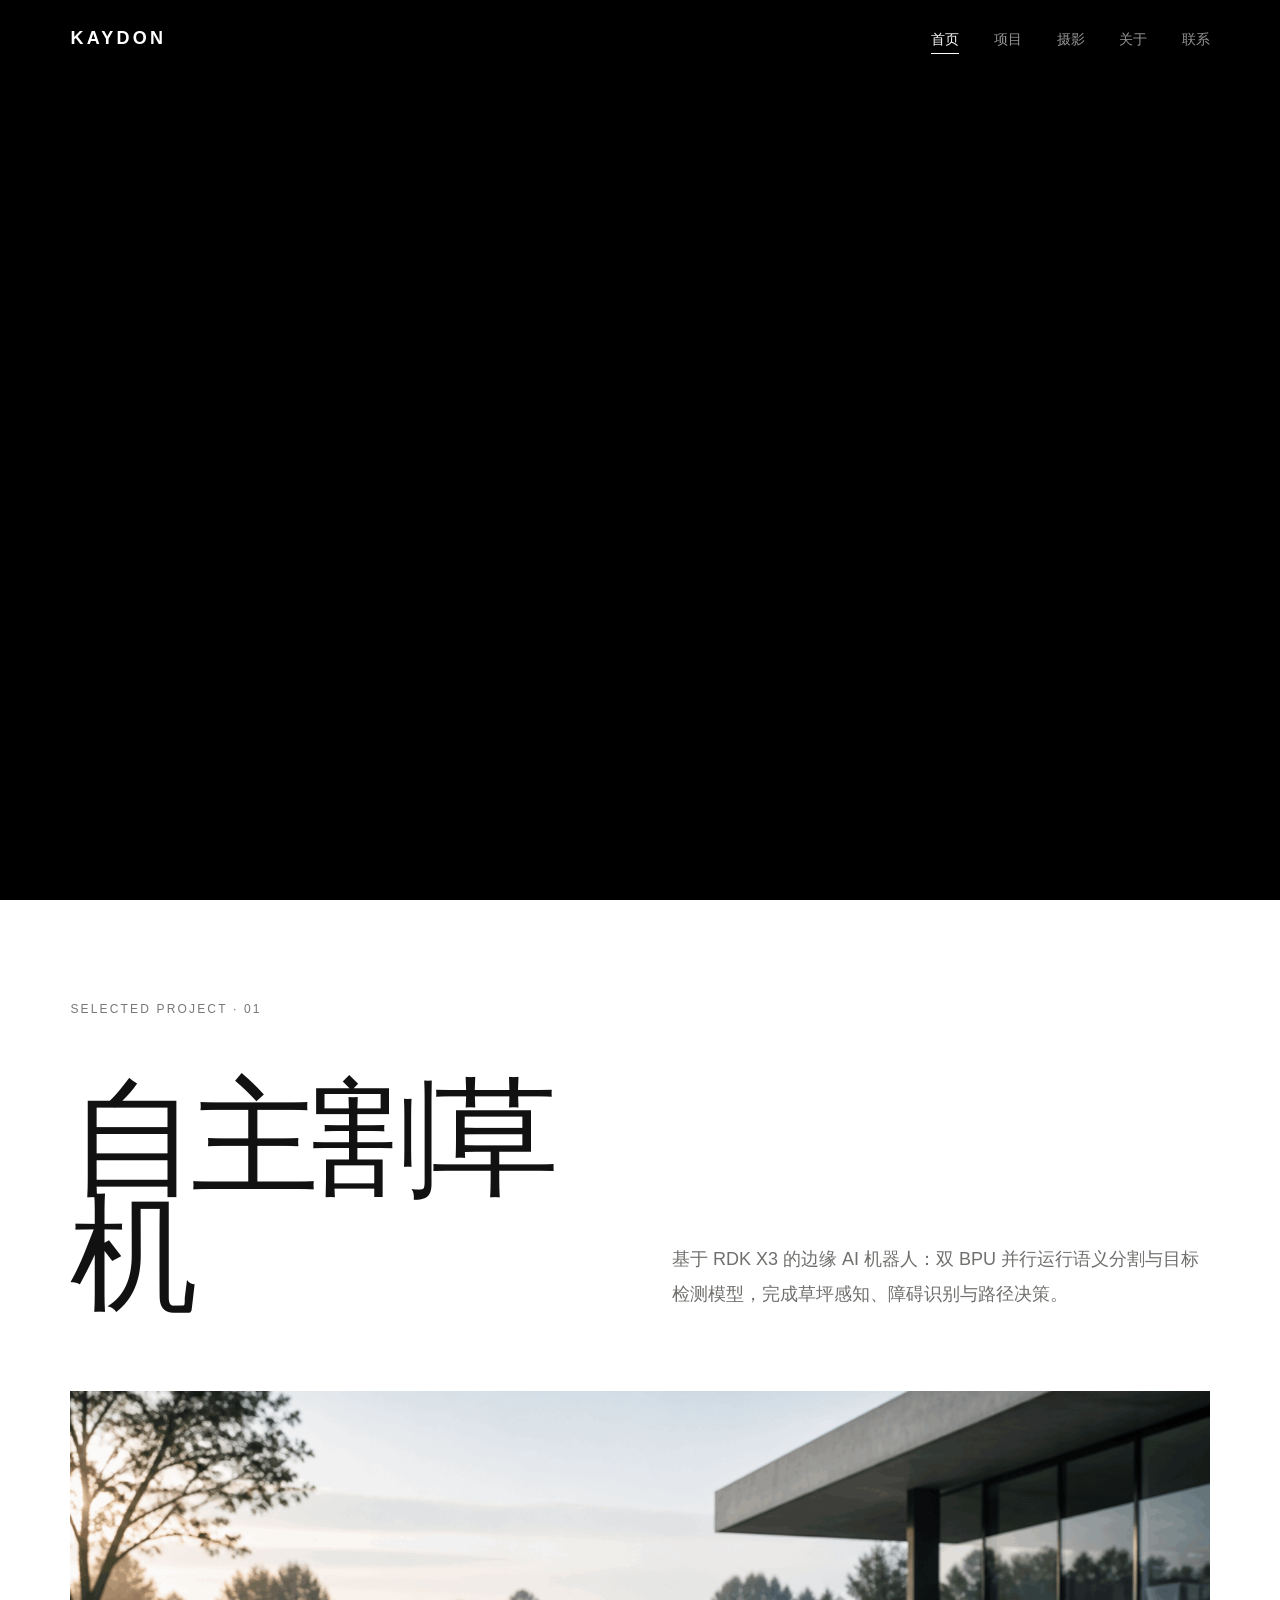
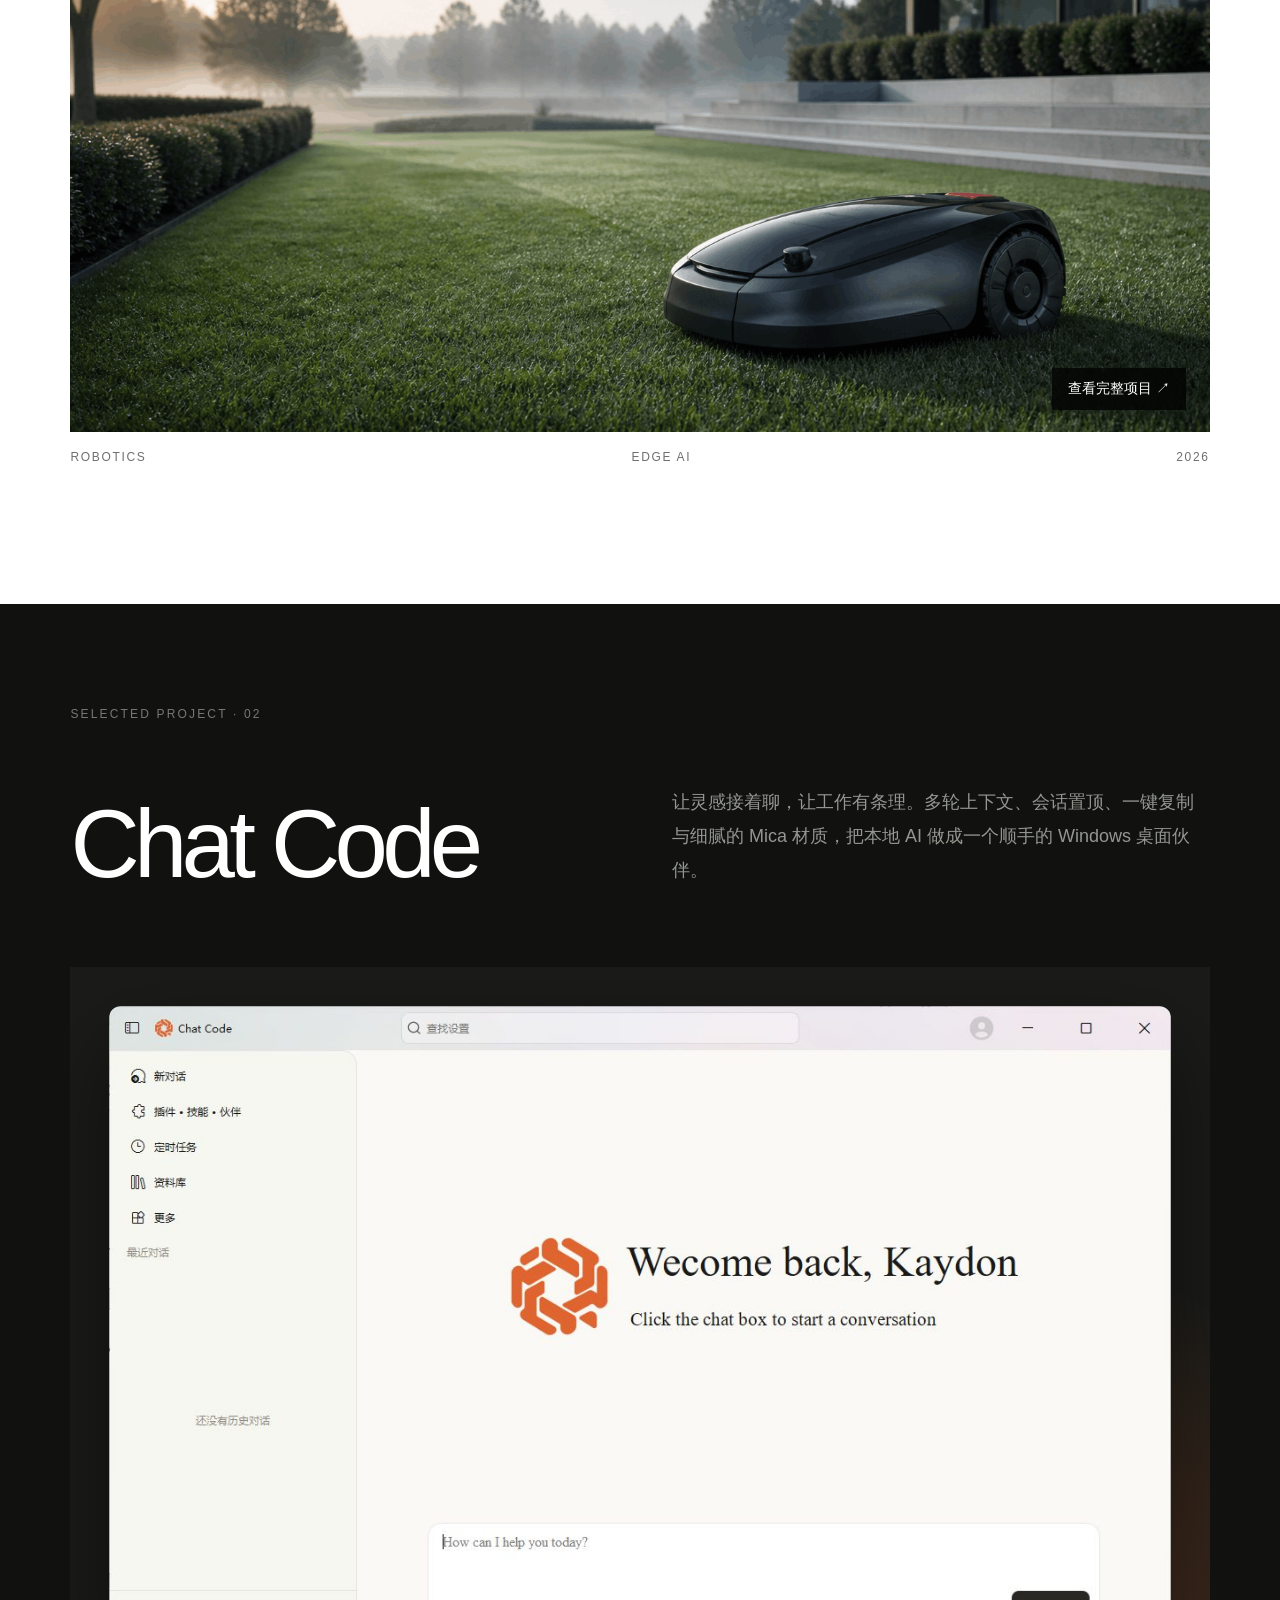
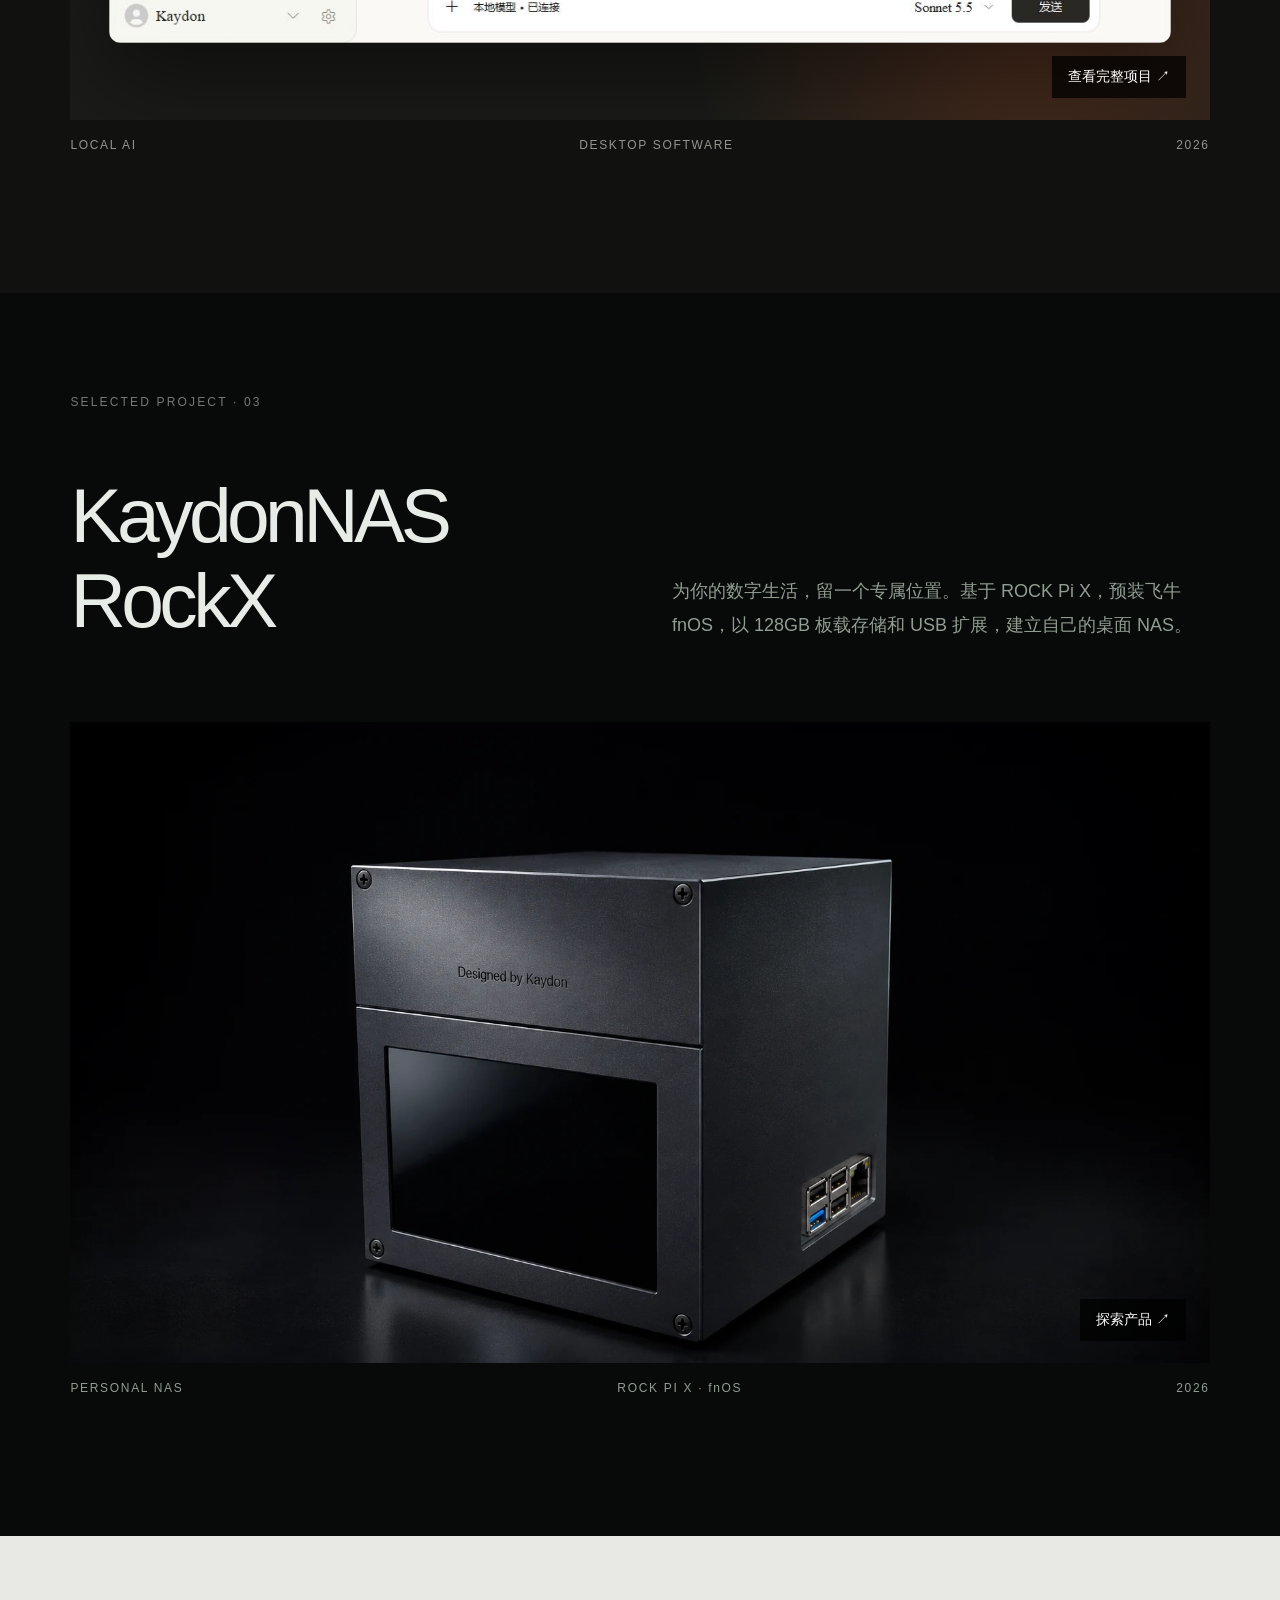
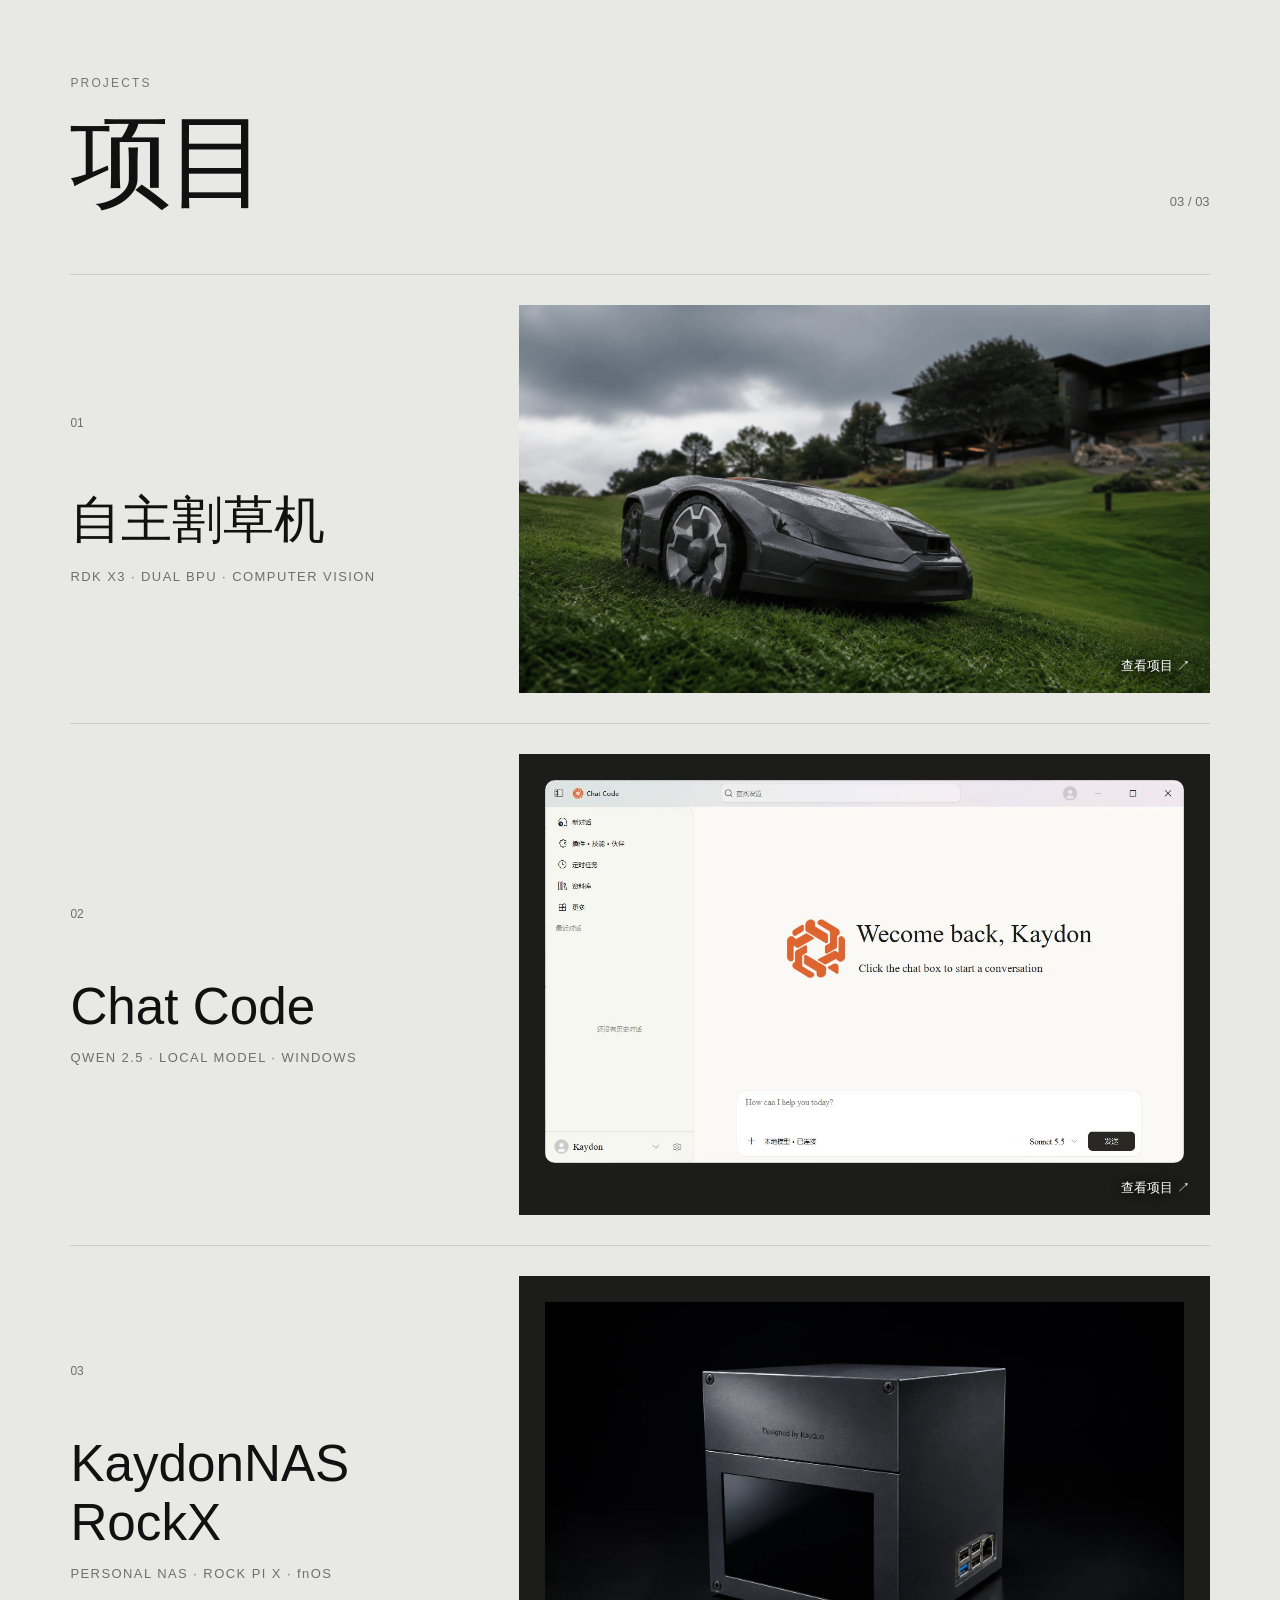
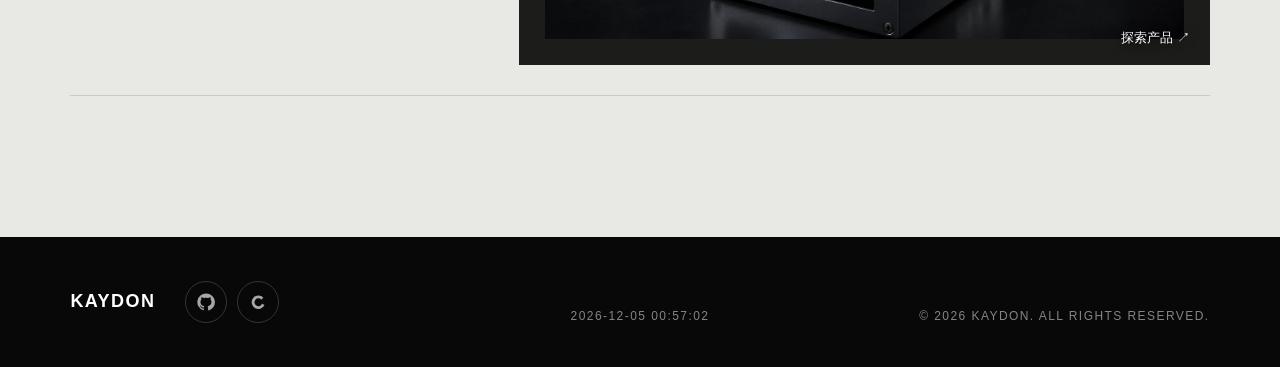
<file: index.html>
<!DOCTYPE html>
<html lang="zh-CN">
<head>
  <meta charset="UTF-8"><meta name="viewport" content="width=device-width,initial-scale=1">
  <meta name="description" content="KAYDON 个人项目与摄影作品。">
  <title>KAYDON</title><link rel="stylesheet" href="css/style.css?v=20261110-2"><link rel="stylesheet" href="assets/pages/home/styles.css?v=20261110-2"></head>
<body class="home-page">
  <header class="site-header" id="siteHeader"><a class="brand" href="index.html">KAYDON</a><button class="menu-toggle" type="button" aria-label="打开菜单" aria-expanded="false"><span></span><span></span></button><nav class="nav" aria-label="主导航"><a class="nav-link active" href="index.html">首页</a><div class="nav-project"><button class="nav-link project-trigger" type="button" aria-expanded="false">项目</button><div class="project-menu"><p>项目目录</p><a href="mower.html"><span><b>01</b>自主割草机</span><em>完整项目 ↗</em></a><a href="chatcode.html"><span><b>02</b>Chat Code</span><em>完整项目 ↗</em></a><a href="kaydonnas_rockx.html"><span><b>03</b>KaydonNAS RockX</span><em>产品介绍 ↗</em></a><a href="works.html"><span><b>04</b>更多项目</span><em>项目档案 ↗</em></a></div></div><a class="nav-link" href="photography.html">摄影</a><a class="nav-link" href="about.html">关于</a><a class="nav-link" href="contact.html">联系</a></nav></header>
  <main><h1 class="visually-hidden">KAYDON 个人项目与摄影作品</h2>
    <section class="hero" aria-label="首页视频"><video class="hero-video" autoplay muted loop playsinline><source src="assets/pages/home/video/hero.mp4" type="video/mp4"></video><div class="hero-overlay"></div></section>
    <section class="home-project reveal-section"><div class="home-project-head"><p class="section-kicker">SELECTED PROJECT · 01</p><h2>自主割草机</h2><p>基于 RDK X3 的边缘 AI 机器人：双 BPU 并行运行语义分割与目标检测模型，完成草坪感知、障碍识别与路径决策。</p></div><a class="home-project-image" href="mower.html"><img loading="lazy" src="assets/pages/autonomous-mower/images/mower-navigation.png" alt="自主割草机在庭院工作"><span>查看完整项目 ↗</span></a><div class="home-project-meta"><span>ROBOTICS</span><span>EDGE AI</span><span>2026</span></div></section>
    <section data-header-theme="dark" class="home-project home-project-software reveal-section" id="chatcode-preview"><div class="home-project-head"><p class="section-kicker">SELECTED PROJECT · 02</p><h2>Chat Code</h2><p>让灵感接着聊，让工作有条理。多轮上下文、会话置顶、一键复制与细腻的 Mica 材质，把本地 AI 做成一个顺手的 Windows 桌面伙伴。</p></div><a class="home-project-image software-preview" href="chatcode.html"><img loading="lazy" src="assets/pages/chat-code/images/chatcode-main-clean.png" alt="Chat Code 本地 AI 工作台主界面"><span>查看完整项目 ↗</span></a><div class="home-project-meta"><span>LOCAL AI</span><span>DESKTOP SOFTWARE</span><span>2026</span></div></section>
    <section data-header-theme="dark" class="home-project home-kaydonnas-rockx reveal-section"><div class="home-project-head"><p class="section-kicker">SELECTED PROJECT · 03</p><h2>KaydonNAS RockX</h2><p>为你的数字生活，留一个专属位置。基于 ROCK Pi X，预装飞牛 fnOS，以 128GB 板载存储和 USB 扩展，建立自己的桌面 NAS。</p></div><a class="home-project-image" href="kaydonnas_rockx.html"><img src="assets/pages/kaydonnas-rockx/images/right.webp" alt="KaydonNAS RockX 产品设计展示" loading="lazy"><span>探索产品 ↗</span></a><div class="home-project-meta"><span>PERSONAL NAS</span><span>ROCK PI X · fnOS</span><span>2026</span></div></section><section class="project-index reveal-section"><div class="project-index-head"><p class="section-kicker">PROJECTS</p><h2>项目</h2><span>03 / 03</span></div><div class="project-index-list"><a class="project-index-item" href="mower.html"><div><span>01</span><h3>自主割草机</h3><p>RDK X3 · DUAL BPU · COMPUTER VISION</p></div><img loading="lazy" src="assets/pages/autonomous-mower/images/mower-all-terrain.png" alt="自主割草机项目预览"><em>查看项目 ↗</em></a><a id="chatcode-index" class="project-index-item software-index" href="chatcode.html"><div><span>02</span><h3>Chat Code</h3><p>QWEN 2.5 · LOCAL MODEL · WINDOWS</p></div><figure class="software-thumbnail"><img loading="lazy" src="assets/pages/chat-code/images/chatcode-main-clean.png" alt="Chat Code 项目预览，完整窗口含圆角"></figure><em>查看项目 ↗</em></a><a class="project-index-item" href="kaydonnas_rockx.html"><div><span>03</span><h3>KaydonNAS RockX</h3><p>PERSONAL NAS · ROCK PI X · fnOS</p></div><img src="assets/pages/kaydonnas-rockx/images/right.webp" alt="KaydonNAS RockX" loading="lazy"><em>探索产品 ↗</em></a></div></section>
  </main>
  <footer class="site-footer"><div class="footer-identity"><a class="footer-brand" href="index.html">KAYDON</a><nav class="footer-links" aria-label="外部平台"><a href="https://github.com/Liang-Kaidong/" target="_blank" rel="noopener noreferrer">GITHUB ↗</a><a href="https://blog.csdn.net/2401_88324294?spm=1000.2115.3001.5343" target="_blank" rel="noopener noreferrer">CSDN ↗</a></nav></div><p>PROJECTS · PHOTOGRAPHY</p><p>© 2026 KAYDON. ALL RIGHTS RESERVED.</p></footer>
  <script src="js/main.js?v=20261110-2"></script>
</body>
</html>
</file>
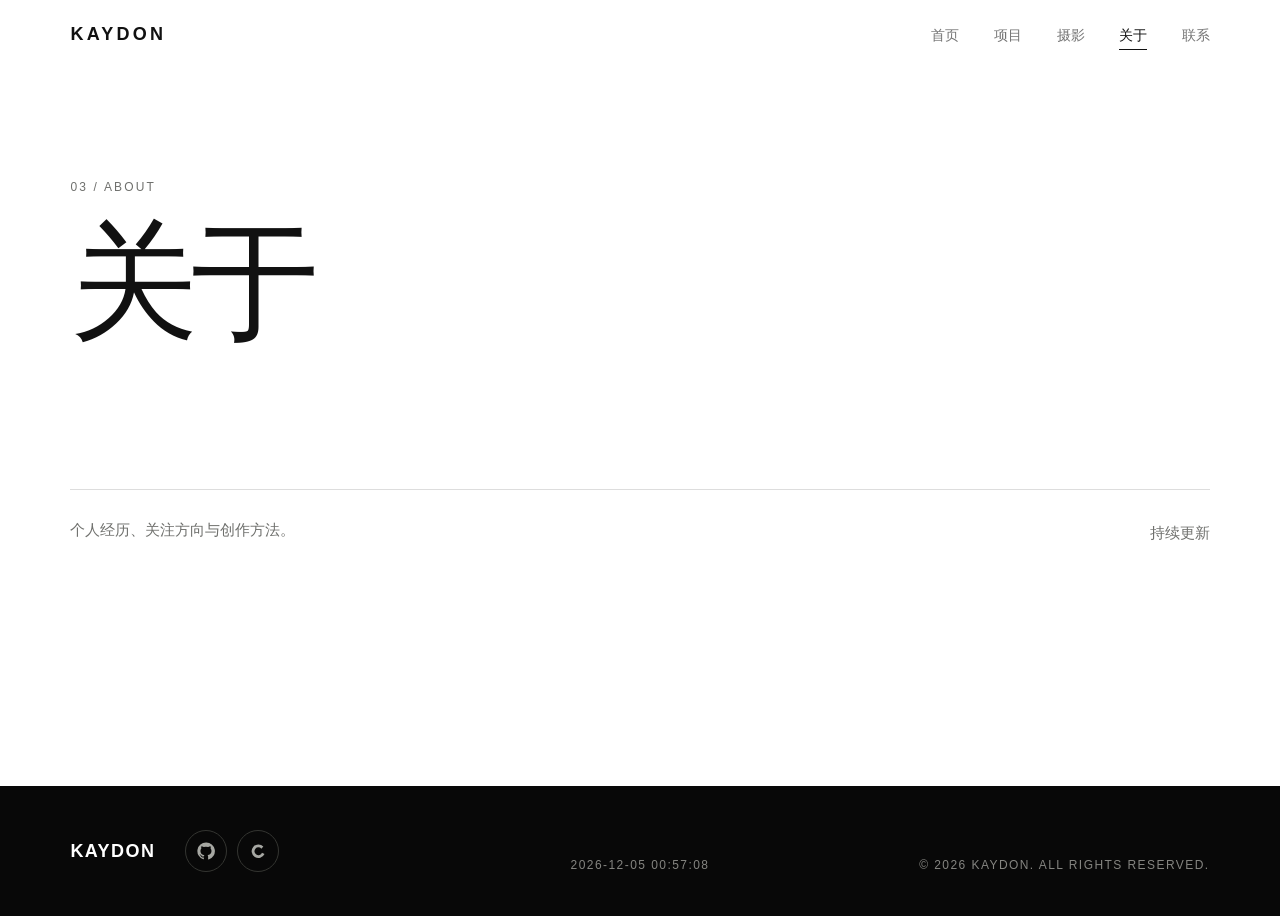
<file: about.html>
<!DOCTYPE html>
<html lang="zh-CN">
<head>
  <meta charset="UTF-8"><meta name="viewport" content="width=device-width, initial-scale=1.0">
  <meta name="description" content="了解 KAYDON 的项目方向与创作记录。"><title>关于 · KAYDON</title><link rel="stylesheet" href="css/style.css?v=20261110-2">
</head>
<body class="placeholder-page">
  <header class="site-header" id="siteHeader"><a class="brand" href="index.html">KAYDON</a><button class="menu-toggle" type="button" aria-label="打开菜单" aria-expanded="false"><span></span><span></span></button><nav class="nav" aria-label="主导航"><a class="nav-link" href="index.html">首页</a><div class="nav-project"><button class="nav-link project-trigger" type="button" aria-expanded="false">项目</button><div class="project-menu"><p>项目目录</p><a href="mower.html"><span><b>01</b>自主割草机</span><em>完整项目 ↗</em></a><a href="chatcode.html"><span><b>02</b>Chat Code</span><em>完整项目 ↗</em></a><a href="kaydonnas_rockx.html"><span><b>03</b>KaydonNAS RockX</span><em>产品介绍 ↗</em></a><a href="works.html"><span><b>04</b>更多项目</span><em>项目档案 ↗</em></a></div></div><a class="nav-link" href="photography.html">摄影</a><a class="nav-link active" href="about.html">关于</a><a class="nav-link" href="contact.html">联系</a></nav></header>
  <main><p class="page-label">03 / ABOUT</p><h1 class="placeholder-title">关于</h1><div class="placeholder-bottom"><p>个人经历、关注方向与创作方法。</p><span>持续更新</span></div></main><footer class="site-footer"><div class="footer-identity"><a class="footer-brand" href="index.html">KAYDON</a><nav class="footer-links" aria-label="外部平台"><a href="https://github.com/Liang-Kaidong/" target="_blank" rel="noopener noreferrer">GITHUB ↗</a><a href="https://blog.csdn.net/2401_88324294?spm=1000.2115.3001.5343" target="_blank" rel="noopener noreferrer">CSDN ↗</a></nav></div><p>PROJECTS · PHOTOGRAPHY</p><p>© 2026 KAYDON. ALL RIGHTS RESERVED.</p></footer>
  <script src="js/main.js?v=20261110-2"></script>
</body>
</html>
</file>
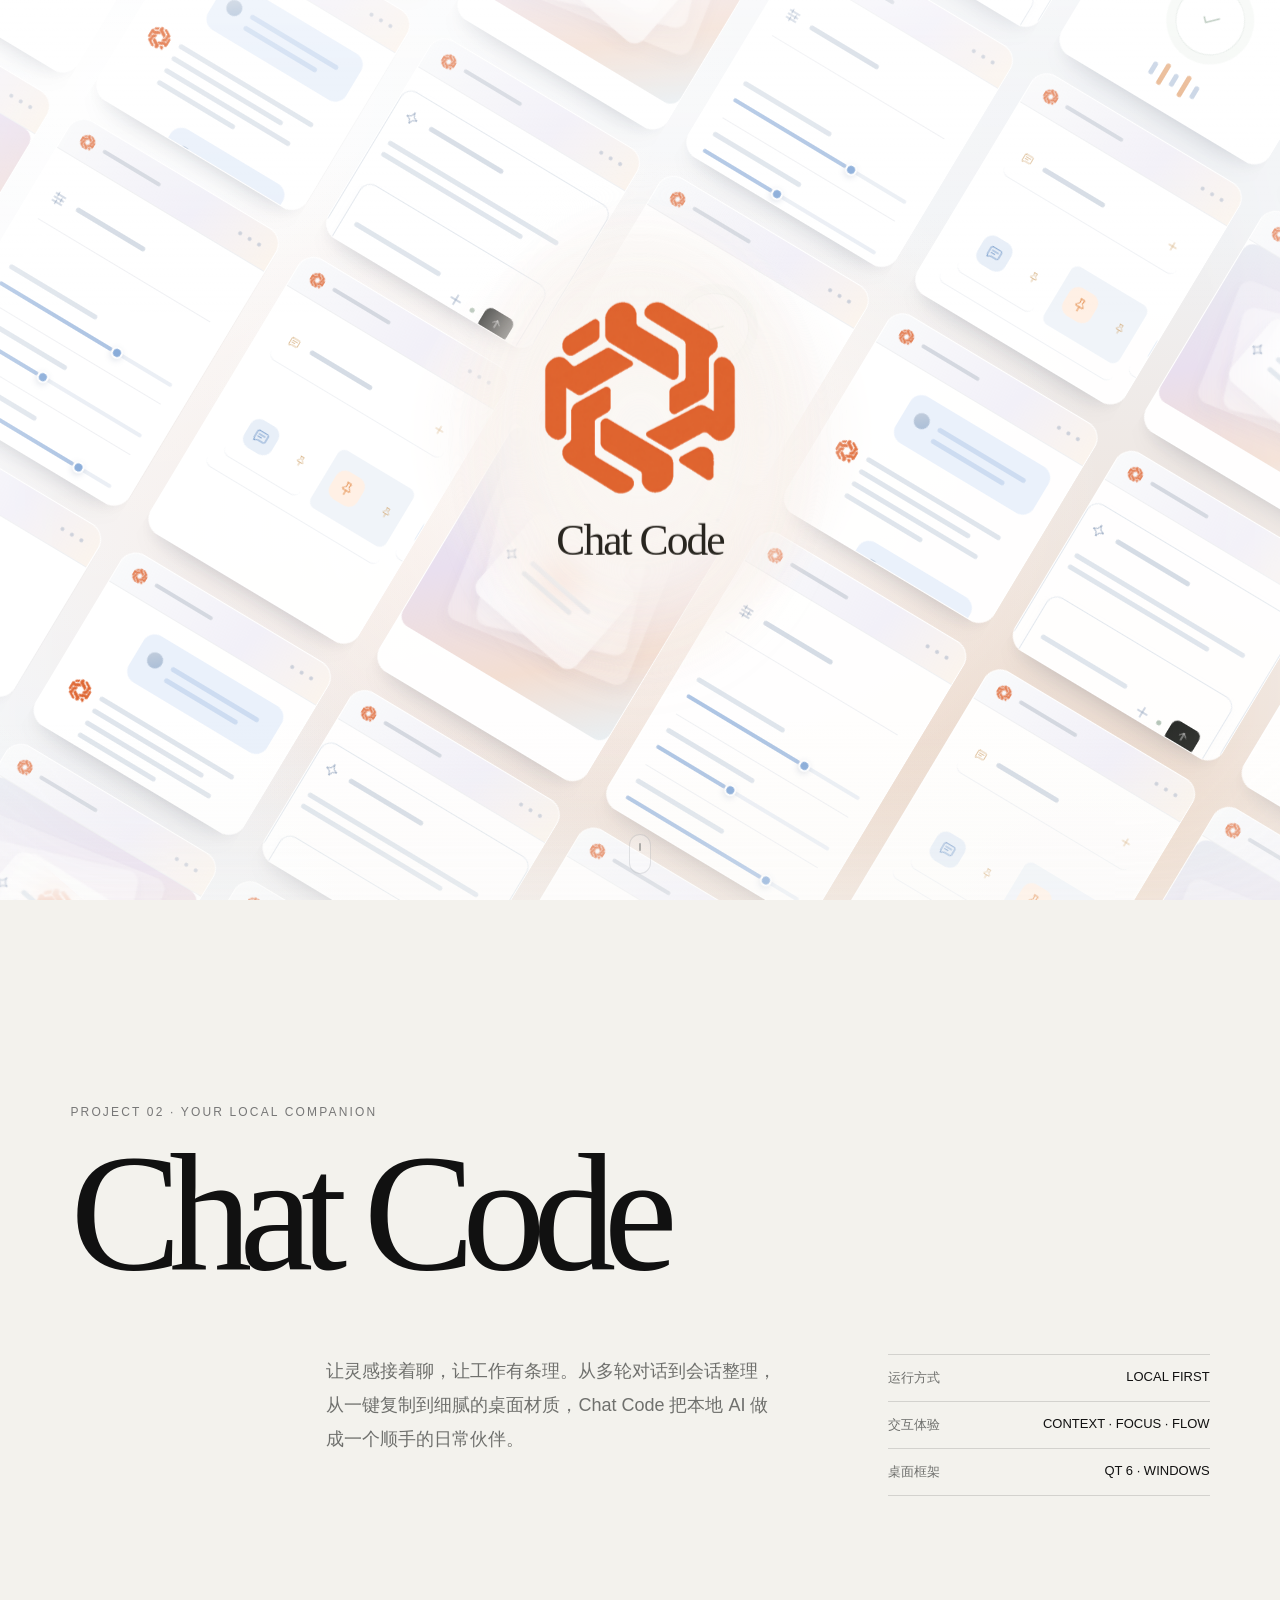
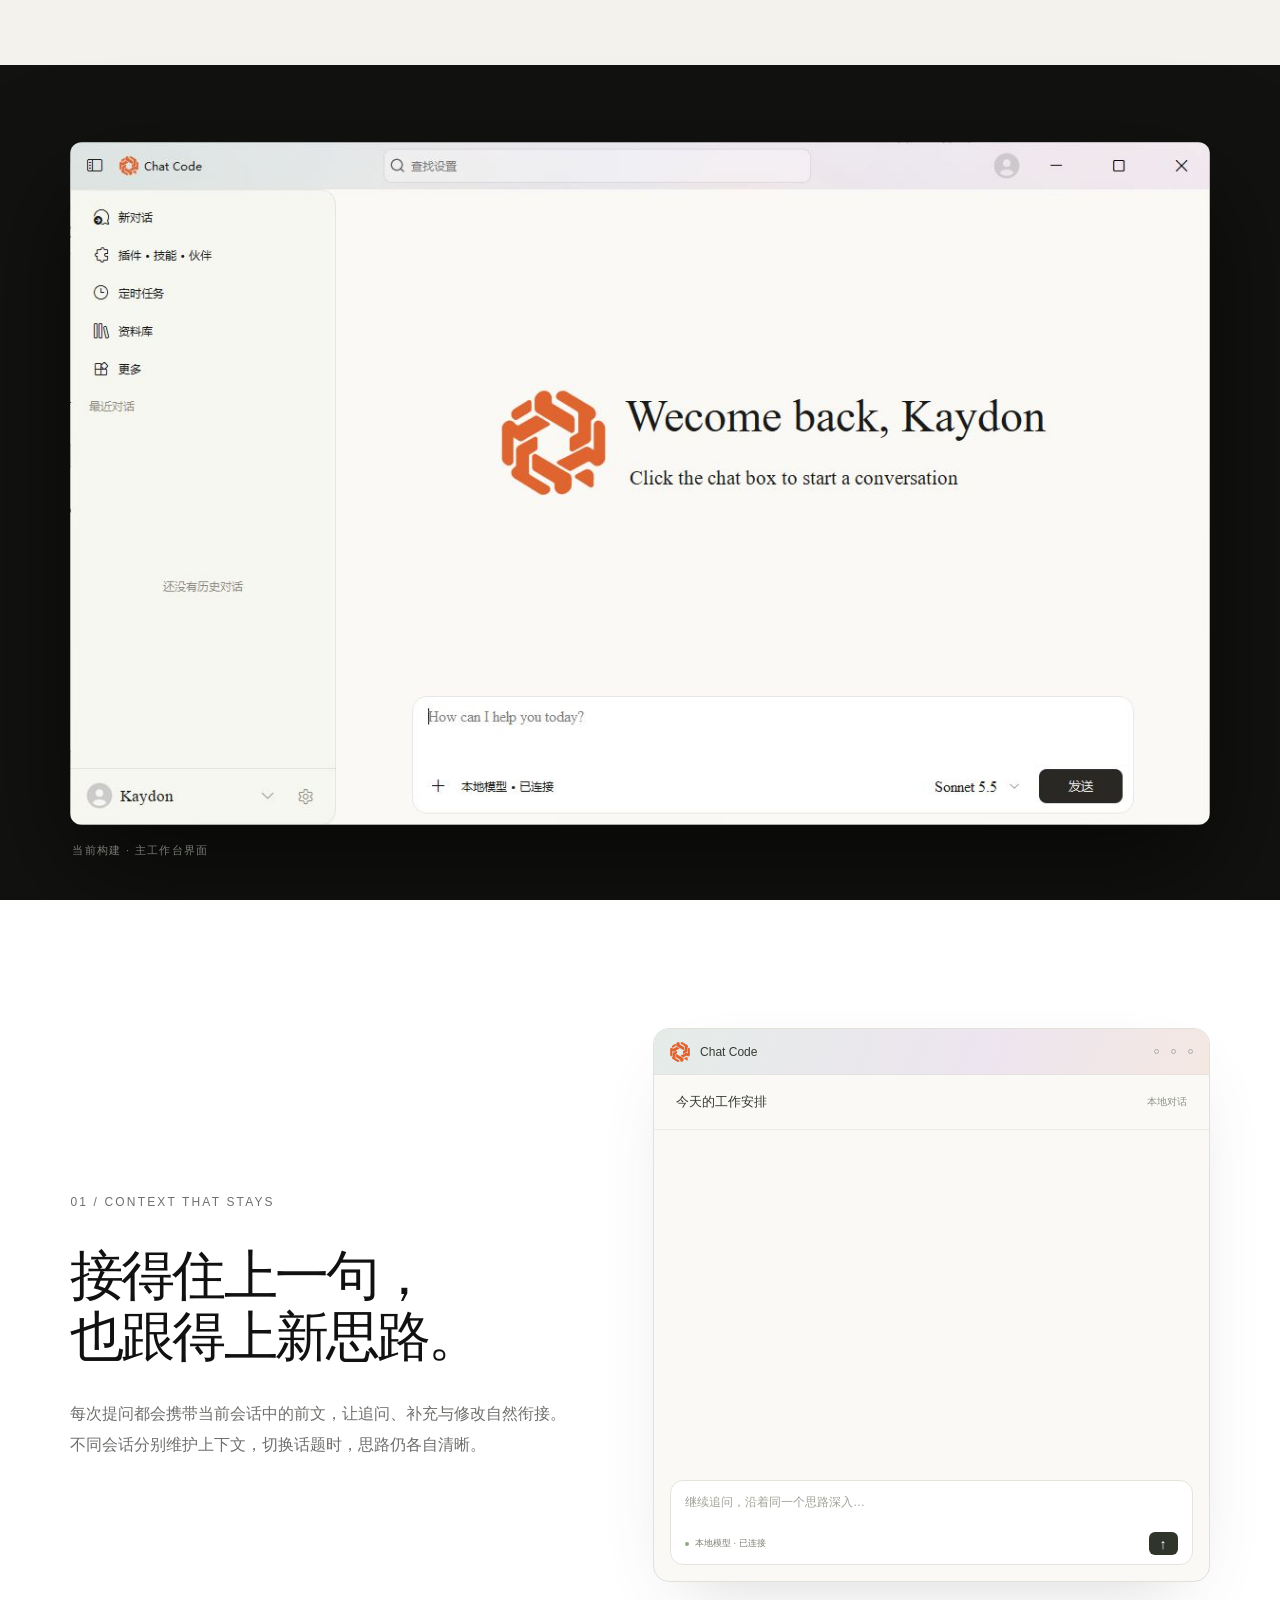
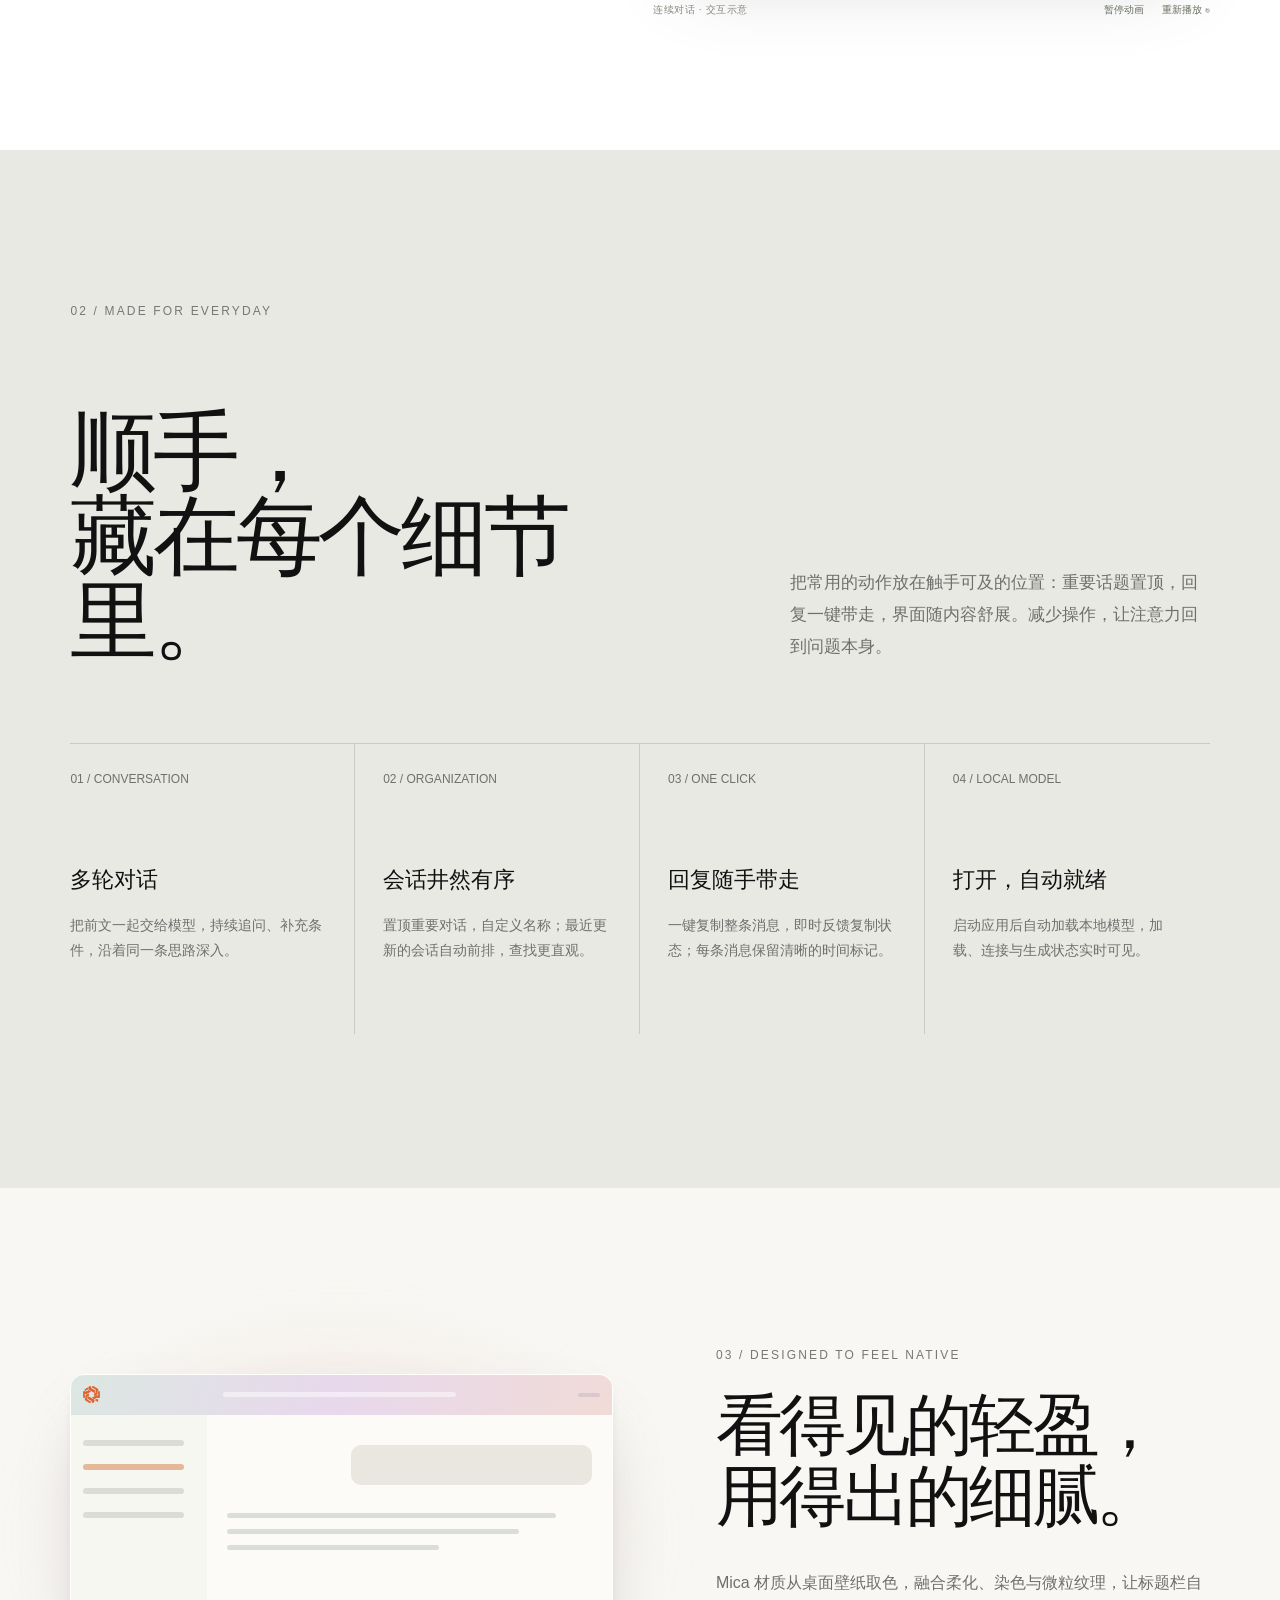
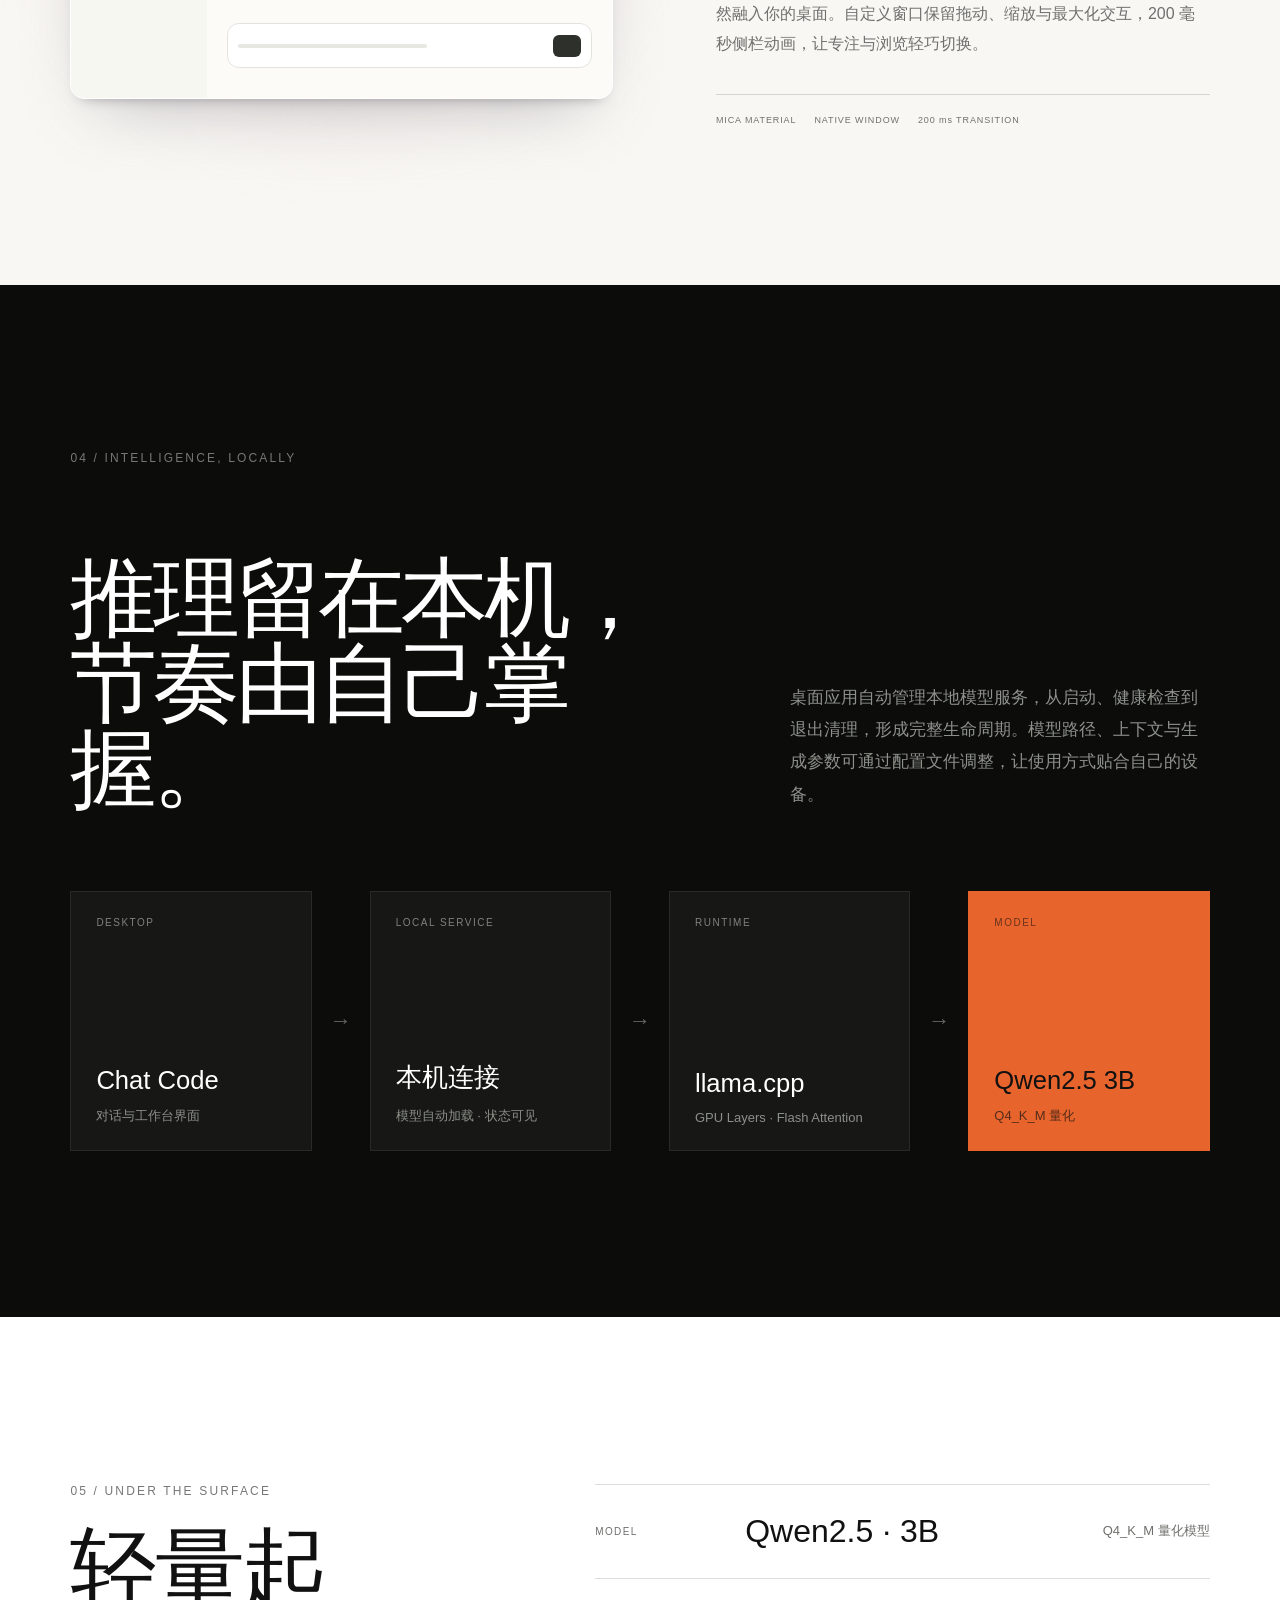
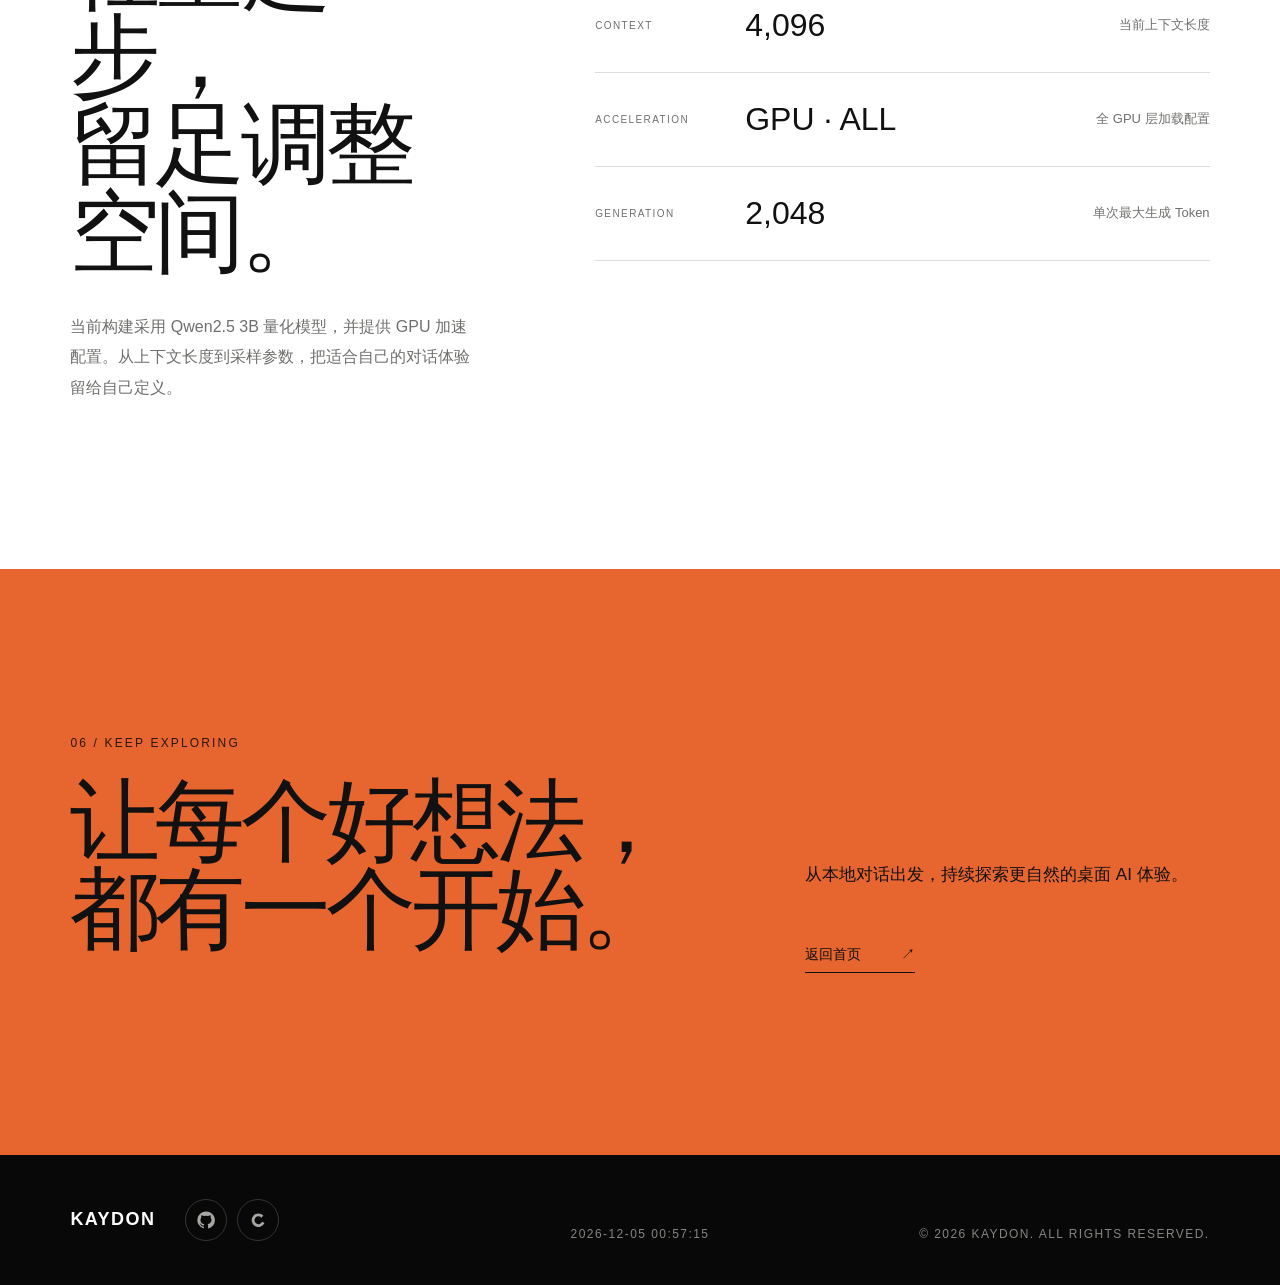
<file: chatcode.html>
<!DOCTYPE html>
<html lang="zh-CN">
<head>
  <meta charset="UTF-8"><meta name="viewport" content="width=device-width,initial-scale=1">
  <meta name="description" content="Chat Code，本地 AI 桌面助手。多轮上下文对话、会话管理、一键复制与细腻的 Mica 材质，让专注自然发生。">
  <title>Chat Code · KAYDON</title><link rel="stylesheet" href="css/style.css?v=20261110-2"><link rel="stylesheet" href="assets/pages/chat-code/styles.css?v=20261110-2">
</head>
<body class="chatcode-page cinematic-opening">
  <header class="site-header on-light" id="siteHeader"><a class="brand" href="index.html">KAYDON</a><button class="menu-toggle" type="button" aria-label="打开菜单" aria-expanded="false"><span></span><span></span></button><nav class="nav" aria-label="主导航"><a class="nav-link" href="index.html">首页</a><div class="nav-project"><button class="nav-link project-trigger active" type="button" aria-expanded="false">项目</button><div class="project-menu"><p>项目目录</p><a href="mower.html"><span><b>01</b>自主割草机</span><em>完整项目 ↗</em></a><a href="chatcode.html"><span><b>02</b>Chat Code</span><em>当前项目</em></a><a href="kaydonnas_rockx.html"><span><b>03</b>KaydonNAS RockX</span><em>产品介绍 ↗</em></a><a href="works.html"><span><b>04</b>更多项目</span><em>项目档案 ↗</em></a></div></div><a class="nav-link" href="photography.html">摄影</a><a class="nav-link" href="about.html">关于</a><a class="nav-link" href="contact.html">联系</a></nav></header>
  <main>
    <section class="chatcode-cinematic" aria-label="Chat Code 动态品牌展示">
      <div class="cinematic-viewport">
        <div class="cinematic-light" aria-hidden="true"></div>
        <div class="cinematic-cards" aria-hidden="true"><div class="cinematic-grid"></div></div>
        <div class="cinematic-logo"><img src="assets/pages/chat-code/images/chatcode-logo.png" alt="Chat Code 软件标志" fetchpriority="high" width="512" height="512"><p>Chat Code</p></div>
        <div class="cinematic-scroll" aria-hidden="true"><i></i></div>
      </div>
    </section>
    <section class="chatcode-hero reveal-section"><p class="section-kicker">PROJECT 02 · YOUR LOCAL COMPANION</p><h1>Chat Code</h1><div class="chatcode-hero-copy"><p>让灵感接着聊，让工作有条理。从多轮对话到会话整理，从一键复制到细腻的桌面材质，Chat Code 把本地 AI 做成一个顺手的日常伙伴。</p><dl><div><dt>运行方式</dt><dd>LOCAL FIRST</dd></div><div><dt>交互体验</dt><dd>CONTEXT · FOCUS · FLOW</dd></div><div><dt>桌面框架</dt><dd>QT 6 · WINDOWS</dd></div></dl></div></section>
    <figure data-header-theme="dark" class="chatcode-stage" id="software-window"><img src="assets/pages/chat-code/images/chatcode-main-clean.png" alt="Chat Code 桌面软件主界面"><figcaption>当前构建 · 主工作台界面</figcaption></figure>
    <section class="chatcode-statement reveal-section" id="conversation-demo">
      <div class="conversation-story"><p class="section-kicker">01 / CONTEXT THAT STAYS</p><h2>接得住上一句，<br>也跟得上新思路。</h2><p>每次提问都会携带当前会话中的前文，让追问、补充与修改自然衔接。不同会话分别维护上下文，切换话题时，思路仍各自清晰。</p></div>
      <figure class="conversation-demo" aria-label="三轮连续对话的循环交互示意">
        <div class="conversation-window">
          <div class="conversation-titlebar"><img src="assets/pages/chat-code/images/chatcode-logo.png" alt="" width="22" height="22"><span>Chat Code</span><div aria-hidden="true"><i></i><i></i><i></i></div></div>
          <div class="conversation-topic"><span>今天的工作安排</span><small>本地对话</small></div>
          <div class="conversation-scroll"><div class="conversation-messages">
            <div class="demo-message demo-user" data-turn="0"><p>帮我把今天的工作安排成三项。</p></div>
            <div class="demo-message demo-assistant" data-turn="1"><img src="assets/pages/chat-code/images/chatcode-logo.png" alt="助手"><p>可以按这三个阶段推进：<br>1. 设计：确认界面与内容。<br>2. 开发：实现页面和交互。<br>3. 验证：检查桌面和手机效果。</p></div>
            <div class="demo-message demo-user" data-turn="2"><p>第二项具体怎么做？</p></div>
            <div class="demo-message demo-assistant" data-turn="3"><img src="assets/pages/chat-code/images/chatcode-logo.png" alt="助手"><p>开发阶段可以拆成三步：先搭页面结构，再完善视觉样式，最后接入动画与交互。</p></div>
            <div class="demo-message demo-user" data-turn="4"><p>把刚才的步骤压缩成一句话。</p></div>
            <div class="demo-message demo-assistant" data-turn="5"><img src="assets/pages/chat-code/images/chatcode-logo.png" alt="助手"><p>先搭结构，再调样式，最后让交互动起来。</p></div>
          </div><div class="demo-thinking" aria-hidden="true"><i></i><i></i><i></i></div></div>
          <div class="conversation-composer" aria-hidden="true"><div class="demo-input"><span></span><i></i></div><div class="demo-composer-tools"><span><i></i>本地模型 · 已连接</span><b>↑</b></div></div>
        </div>
        <figcaption><span>连续对话 · 交互示意</span><div><button type="button" class="demo-pause" aria-pressed="false">暂停动画</button><button type="button" class="demo-replay">重新播放 ↻</button></div></figcaption>
      </figure>
    </section>
    <section class="chatcode-features reveal-section"><div class="engineering-head"><p class="section-kicker">02 / MADE FOR EVERYDAY</p><h2>顺手，<br>藏在每个细节里。</h2><p>把常用的动作放在触手可及的位置：重要话题置顶，回复一键带走，界面随内容舒展。减少操作，让注意力回到问题本身。</p></div><div class="chatcode-feature-grid"><article><span>01 / CONVERSATION</span><h3>多轮对话</h3><p>把前文一起交给模型，持续追问、补充条件，沿着同一条思路深入。</p></article><article><span>02 / ORGANIZATION</span><h3>会话井然有序</h3><p>置顶重要对话，自定义名称；最近更新的会话自动前排，查找更直观。</p></article><article><span>03 / ONE CLICK</span><h3>回复随手带走</h3><p>一键复制整条消息，即时反馈复制状态；每条消息保留清晰的时间标记。</p></article><article><span>04 / LOCAL MODEL</span><h3>打开，自动就绪</h3><p>启动应用后自动加载本地模型，加载、连接与生成状态实时可见。</p></article></div></section>
    <section class="chatcode-craft reveal-section" id="interface-craft"><div class="craft-demo" aria-hidden="true"><div class="craft-halo"></div><div class="craft-window"><div class="craft-window-bar"><img src="assets/pages/chat-code/images/chatcode-logo.png" alt="" loading="lazy"><i></i><span></span></div><div class="craft-window-body"><div class="craft-sidebar"><i></i><i></i><i></i><i></i></div><div class="craft-conversation"><div class="craft-bubble"></div><div class="craft-lines"><i></i><i></i><i></i></div><div class="craft-input"><i></i><b></b></div></div></div></div></div><div class="craft-copy"><p class="section-kicker">03 / DESIGNED TO FEEL NATIVE</p><h2>看得见的轻盈，<br>用得出的细腻。</h2><p>Mica 材质从桌面壁纸取色，融合柔化、染色与微粒纹理，让标题栏自然融入你的桌面。自定义窗口保留拖动、缩放与最大化交互，200 毫秒侧栏动画，让专注与浏览轻巧切换。</p><div class="craft-details"><span>MICA MATERIAL</span><span>NATIVE WINDOW</span><span>200 ms TRANSITION</span></div></div></section>
    <section data-header-theme="dark" class="chatcode-dark reveal-section"><div class="engineering-head"><p class="section-kicker">04 / INTELLIGENCE, LOCALLY</p><h2>推理留在本机，<br>节奏由自己掌握。</h2><p>桌面应用自动管理本地模型服务，从启动、健康检查到退出清理，形成完整生命周期。模型路径、上下文与生成参数可通过配置文件调整，让使用方式贴合自己的设备。</p></div><div class="chatcode-flow" role="img" aria-label="Chat Code 本地运行链路：桌面界面连接本地服务，再由 llama.cpp 加载 Qwen 模型"><article><small>DESKTOP</small><strong>Chat Code</strong><span>对话与工作台界面</span></article><i>→</i><article><small>LOCAL SERVICE</small><strong>本机连接</strong><span>模型自动加载 · 状态可见</span></article><i>→</i><article><small>RUNTIME</small><strong>llama.cpp</strong><span>GPU Layers · Flash Attention</span></article><i>→</i><article><small>MODEL</small><strong>Qwen2.5 3B</strong><span>Q4_K_M 量化</span></article></div></section>
    <section class="chatcode-specs reveal-section"><div class="chatcode-spec-copy"><p class="section-kicker">05 / UNDER THE SURFACE</p><h2>轻量起步，<br>留足调整空间。</h2><p>当前构建采用 Qwen2.5 3B 量化模型，并提供 GPU 加速配置。从上下文长度到采样参数，把适合自己的对话体验留给自己定义。</p></div><div class="chatcode-spec-list"><article><span>MODEL</span><strong>Qwen2.5 · 3B</strong><p>Q4_K_M 量化模型</p></article><article><span>CONTEXT</span><strong>4,096</strong><p>当前上下文长度</p></article><article><span>ACCELERATION</span><strong>GPU · ALL</strong><p>全 GPU 层加载配置</p></article><article><span>GENERATION</span><strong>2,048</strong><p>单次最大生成 Token</p></article></div></section>
    <section class="chatcode-closing reveal-section" id="keep-exploring"><div><p class="section-kicker">06 / KEEP EXPLORING</p><h2>让每个好想法，<br>都有一个开始。</h2></div><div><p>从本地对话出发，持续探索更自然的桌面 AI 体验。</p><a class="text-link" href="index.html">返回首页 <span>↗</span></a></div></section>
  </main>
  <footer class="site-footer"><div class="footer-identity"><a class="footer-brand" href="index.html">KAYDON</a><nav class="footer-links" aria-label="外部平台"><a href="https://github.com/Liang-Kaidong/" target="_blank" rel="noopener noreferrer">GITHUB ↗</a><a href="https://blog.csdn.net/2401_88324294?spm=1000.2115.3001.5343" target="_blank" rel="noopener noreferrer">CSDN ↗</a></nav></div><p>CHAT CODE · 2026</p><p>© 2026 KAYDON. ALL RIGHTS RESERVED.</p></footer>
  <script src="js/main.js?v=20261110-2"></script><script src="assets/pages/chat-code/scripts.js?v=20261110-2"></script>
</body>
</html>
</file>
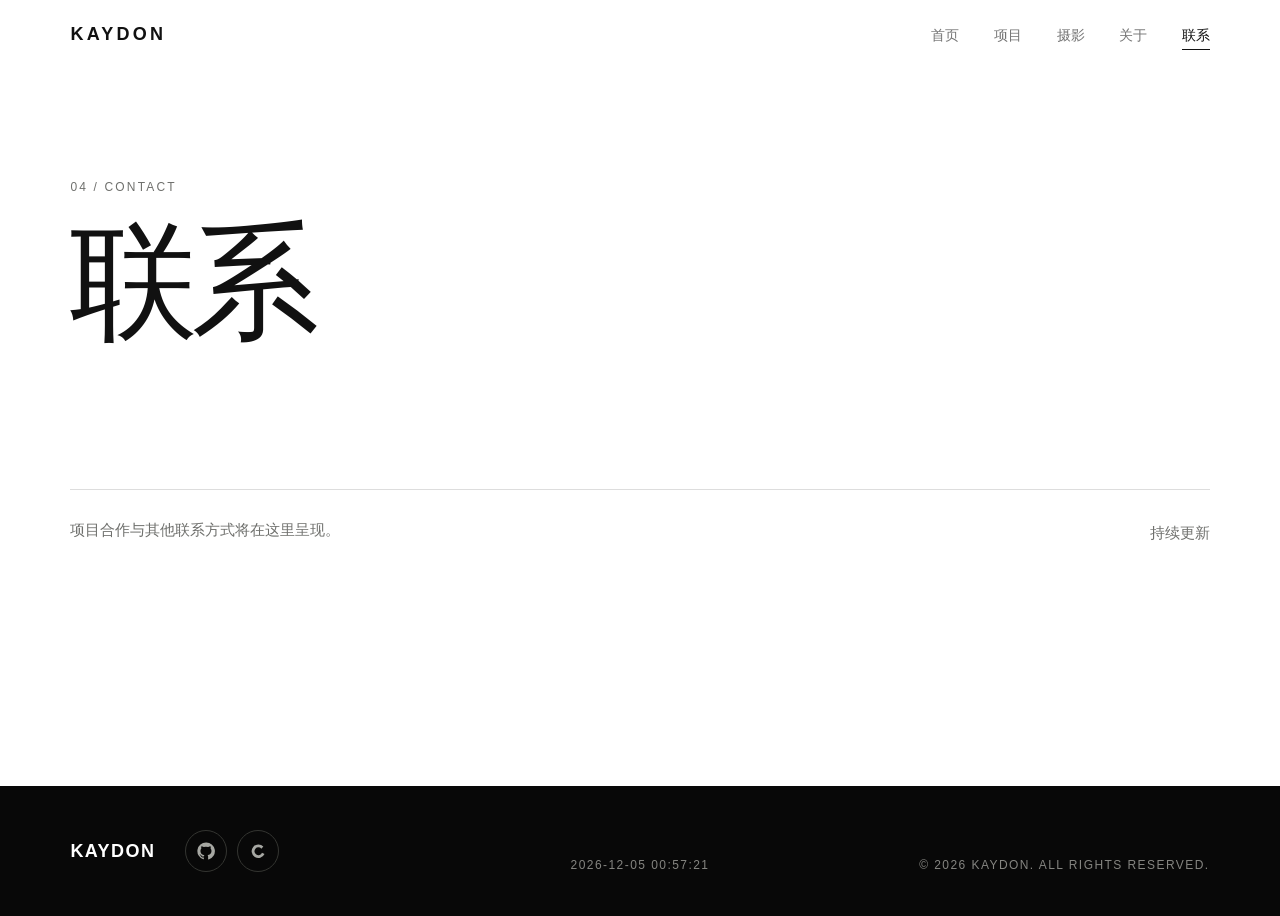
<file: contact.html>
<!DOCTYPE html>
<html lang="zh-CN">
<head>
  <meta charset="UTF-8"><meta name="viewport" content="width=device-width, initial-scale=1.0">
  <meta name="description" content="联系 KAYDON，交流项目、技术与创作。"><title>联系 · KAYDON</title><link rel="stylesheet" href="css/style.css?v=20261110-2">
</head>
<body class="placeholder-page">
  <header class="site-header" id="siteHeader"><a class="brand" href="index.html">KAYDON</a><button class="menu-toggle" type="button" aria-label="打开菜单" aria-expanded="false"><span></span><span></span></button><nav class="nav" aria-label="主导航"><a class="nav-link" href="index.html">首页</a><div class="nav-project"><button class="nav-link project-trigger" type="button" aria-expanded="false">项目</button><div class="project-menu"><p>项目目录</p><a href="mower.html"><span><b>01</b>自主割草机</span><em>完整项目 ↗</em></a><a href="chatcode.html"><span><b>02</b>Chat Code</span><em>完整项目 ↗</em></a><a href="kaydonnas_rockx.html"><span><b>03</b>KaydonNAS RockX</span><em>产品介绍 ↗</em></a><a href="works.html"><span><b>04</b>更多项目</span><em>项目档案 ↗</em></a></div></div><a class="nav-link" href="photography.html">摄影</a><a class="nav-link" href="about.html">关于</a><a class="nav-link active" href="contact.html">联系</a></nav></header>
  <main><p class="page-label">04 / CONTACT</p><h1 class="placeholder-title">联系</h1><div class="placeholder-bottom"><p>项目合作与其他联系方式将在这里呈现。</p><span>持续更新</span></div></main><footer class="site-footer"><div class="footer-identity"><a class="footer-brand" href="index.html">KAYDON</a><nav class="footer-links" aria-label="外部平台"><a href="https://github.com/Liang-Kaidong/" target="_blank" rel="noopener noreferrer">GITHUB ↗</a><a href="https://blog.csdn.net/2401_88324294?spm=1000.2115.3001.5343" target="_blank" rel="noopener noreferrer">CSDN ↗</a></nav></div><p>PROJECTS · PHOTOGRAPHY</p><p>© 2026 KAYDON. ALL RIGHTS RESERVED.</p></footer>
  <script src="js/main.js?v=20261110-2"></script>
</body>
</html>
</file>
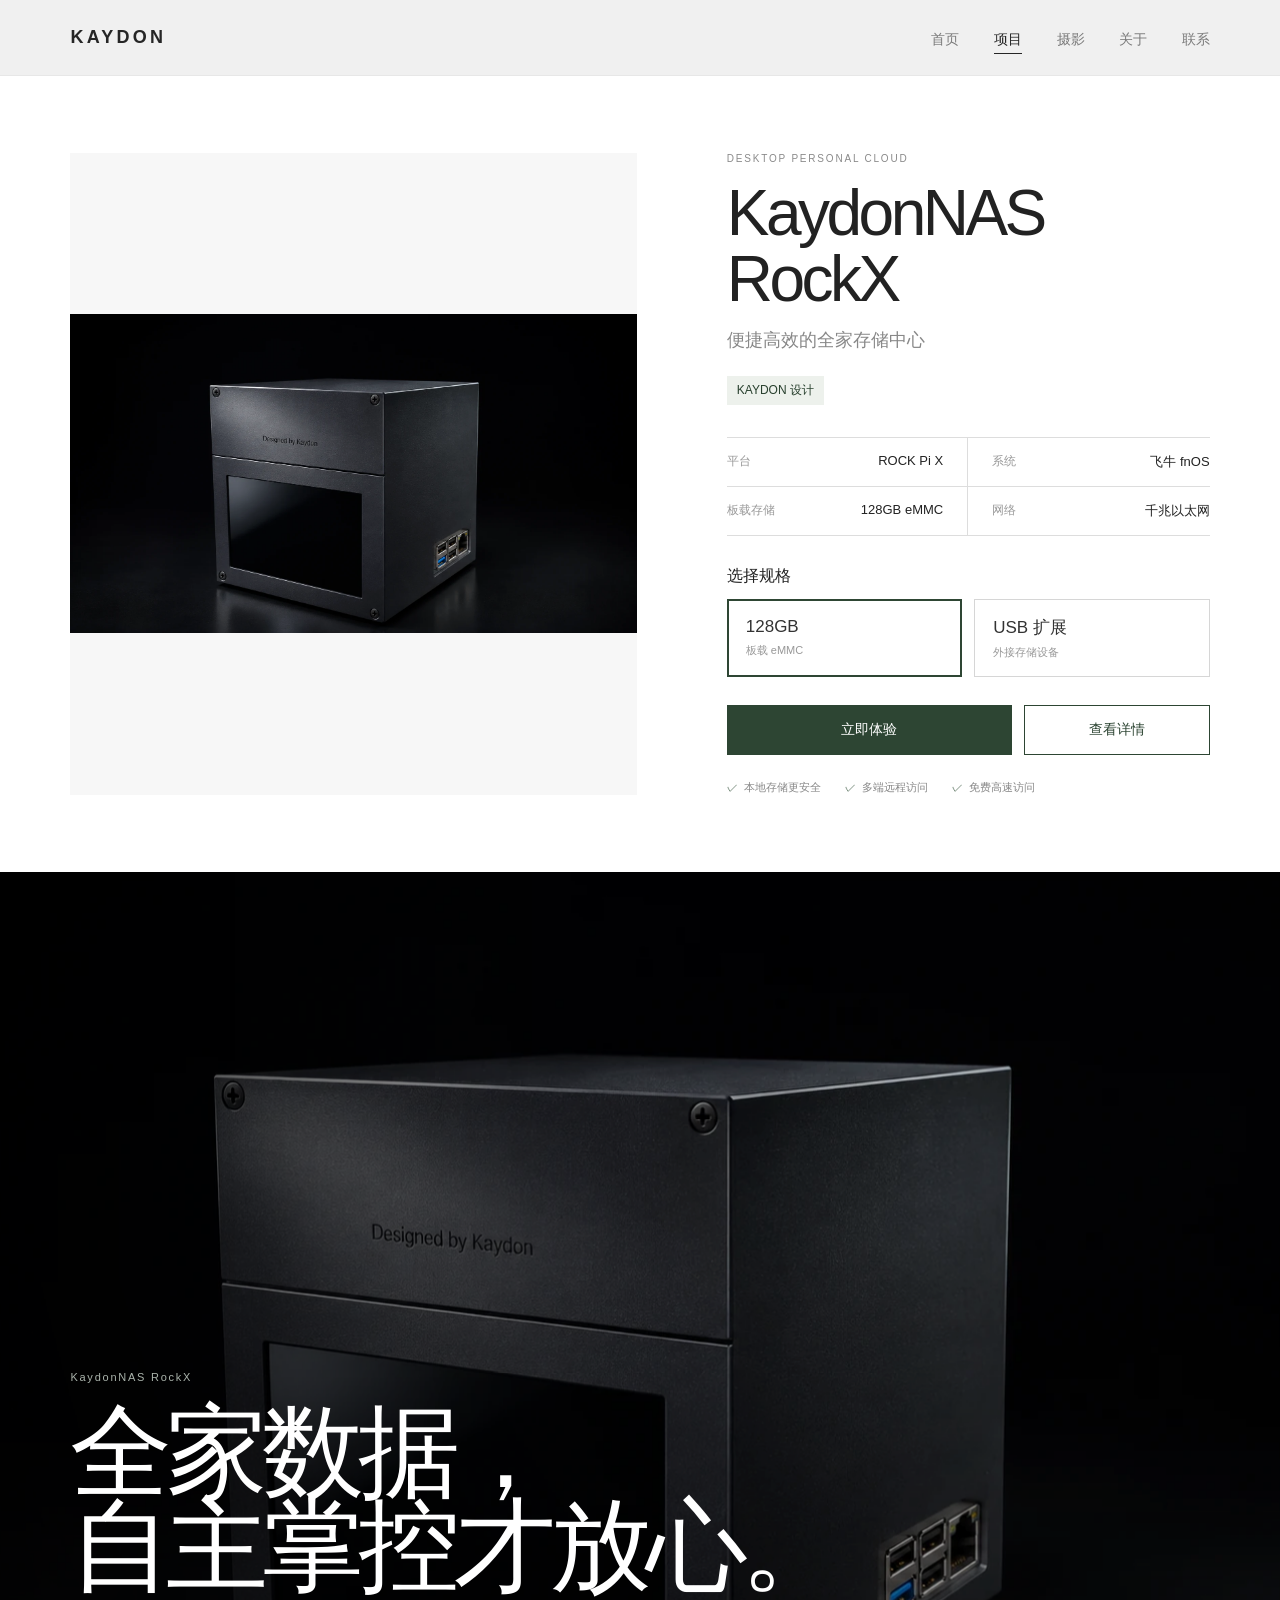
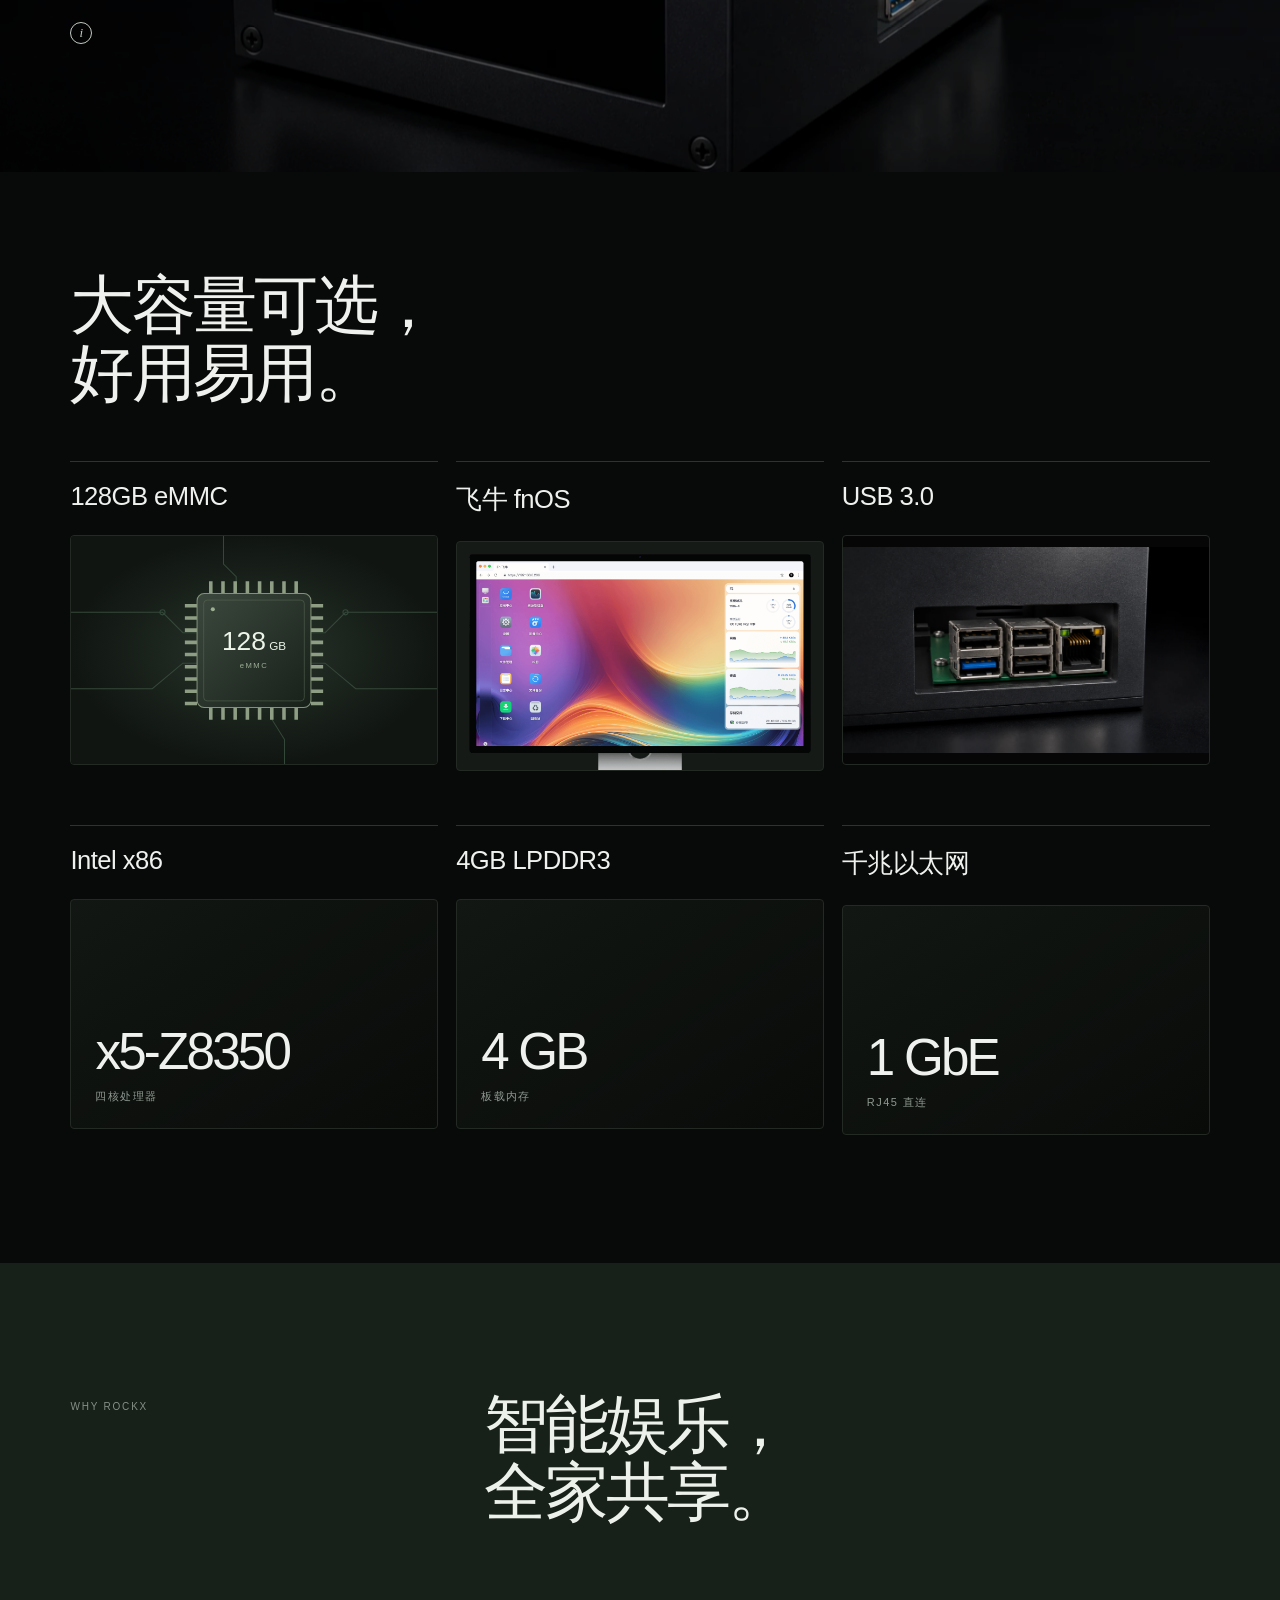
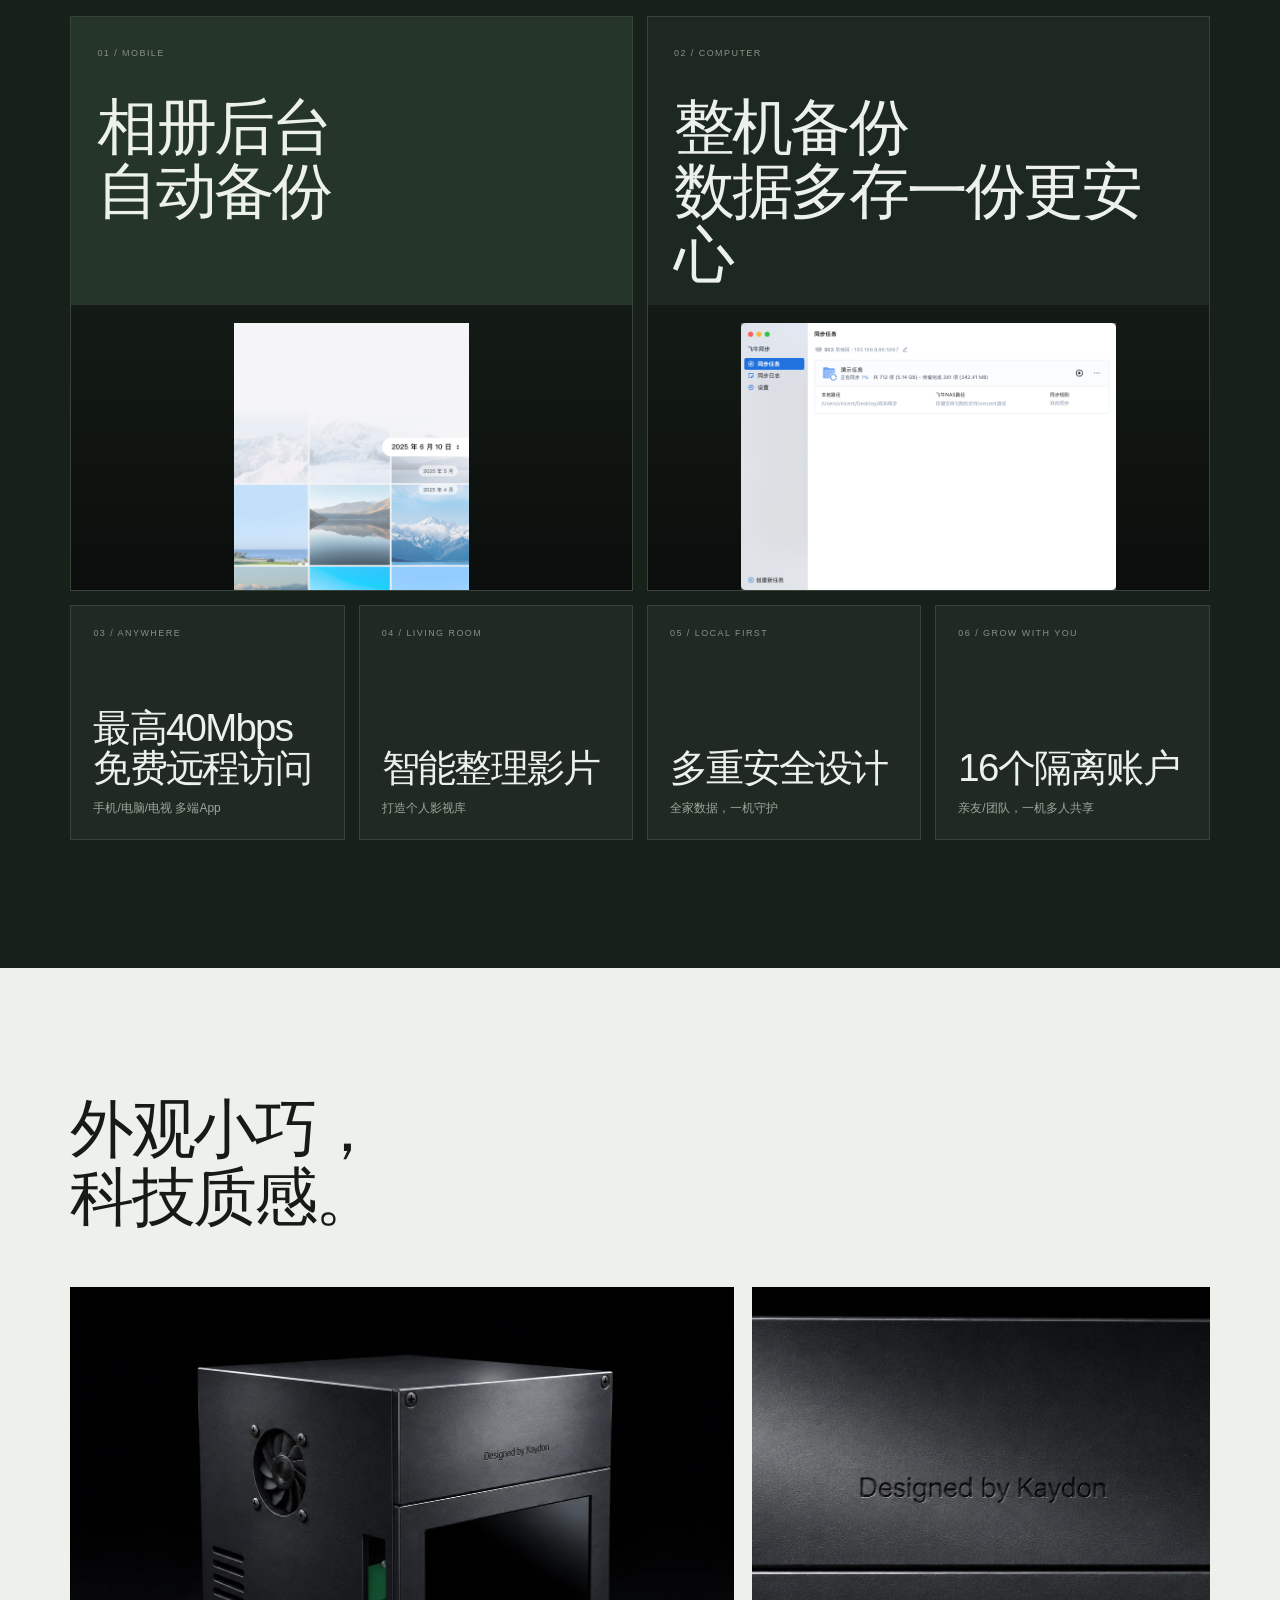
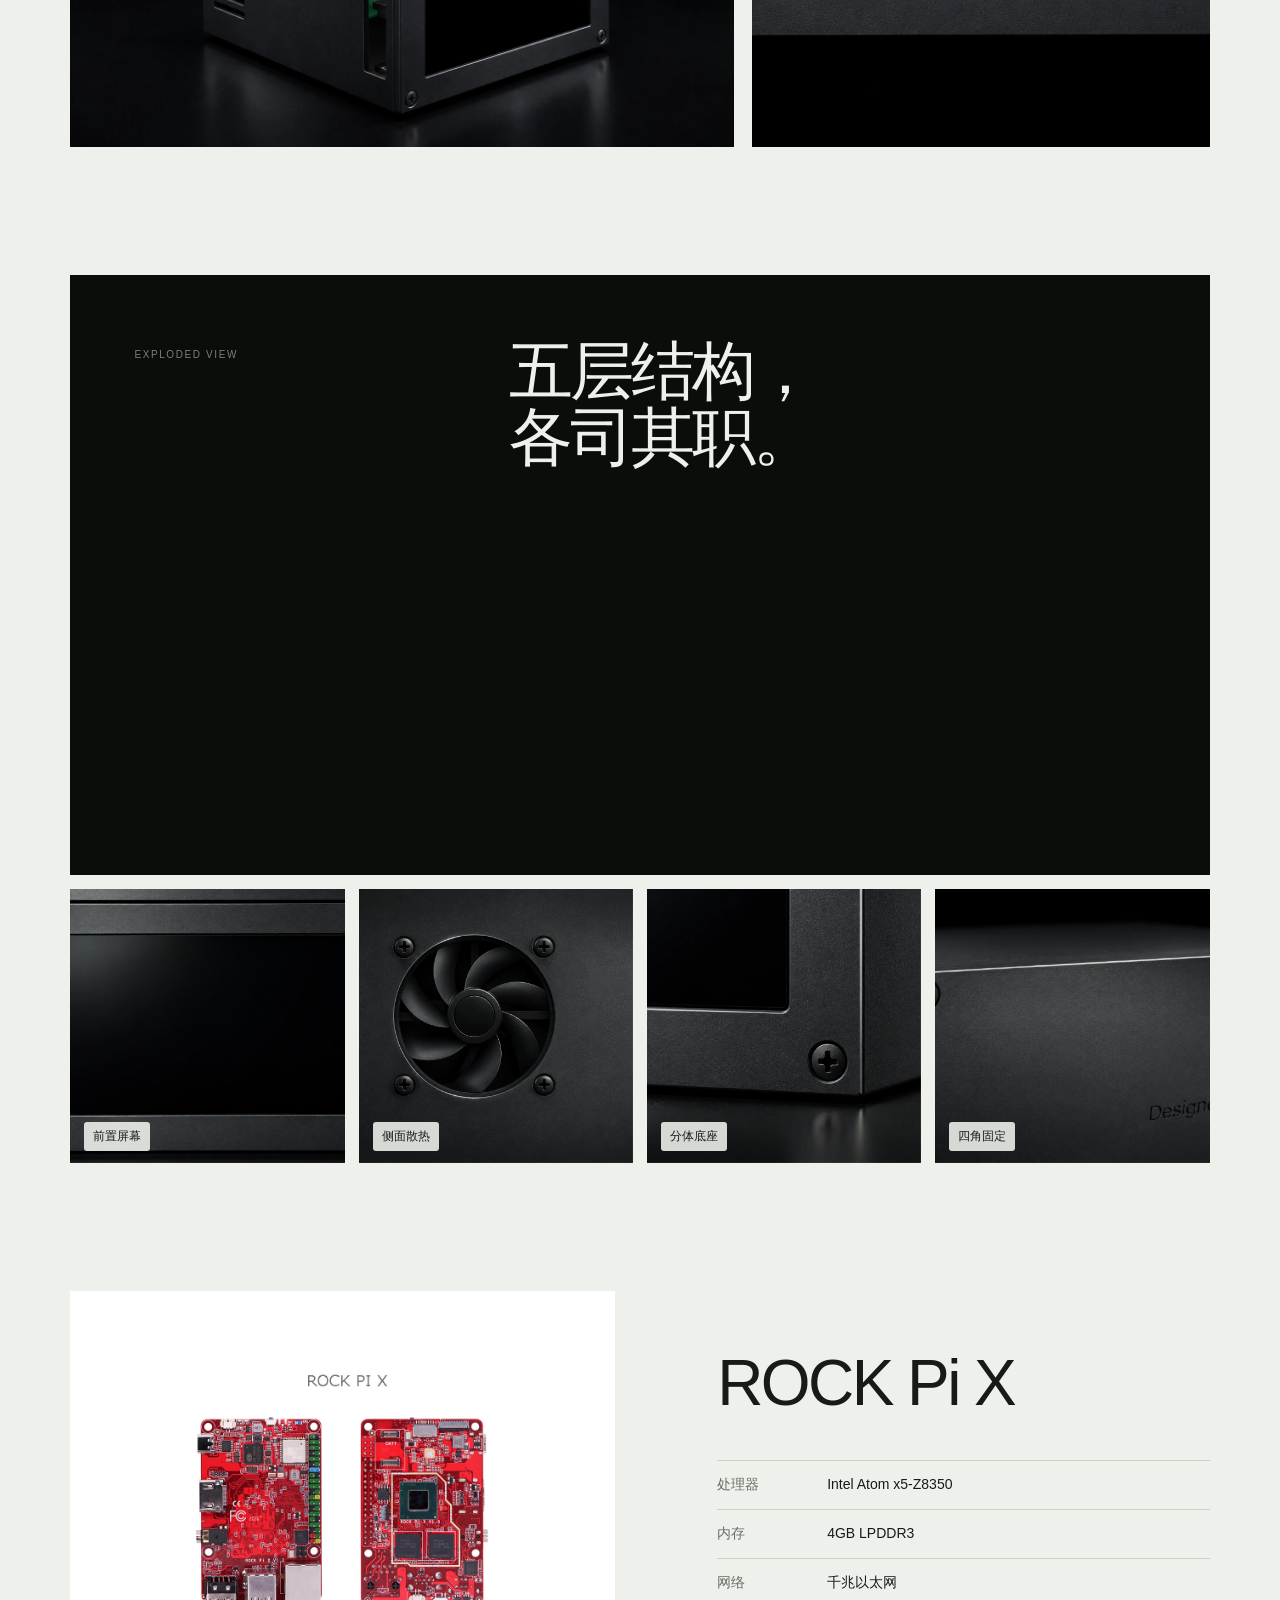
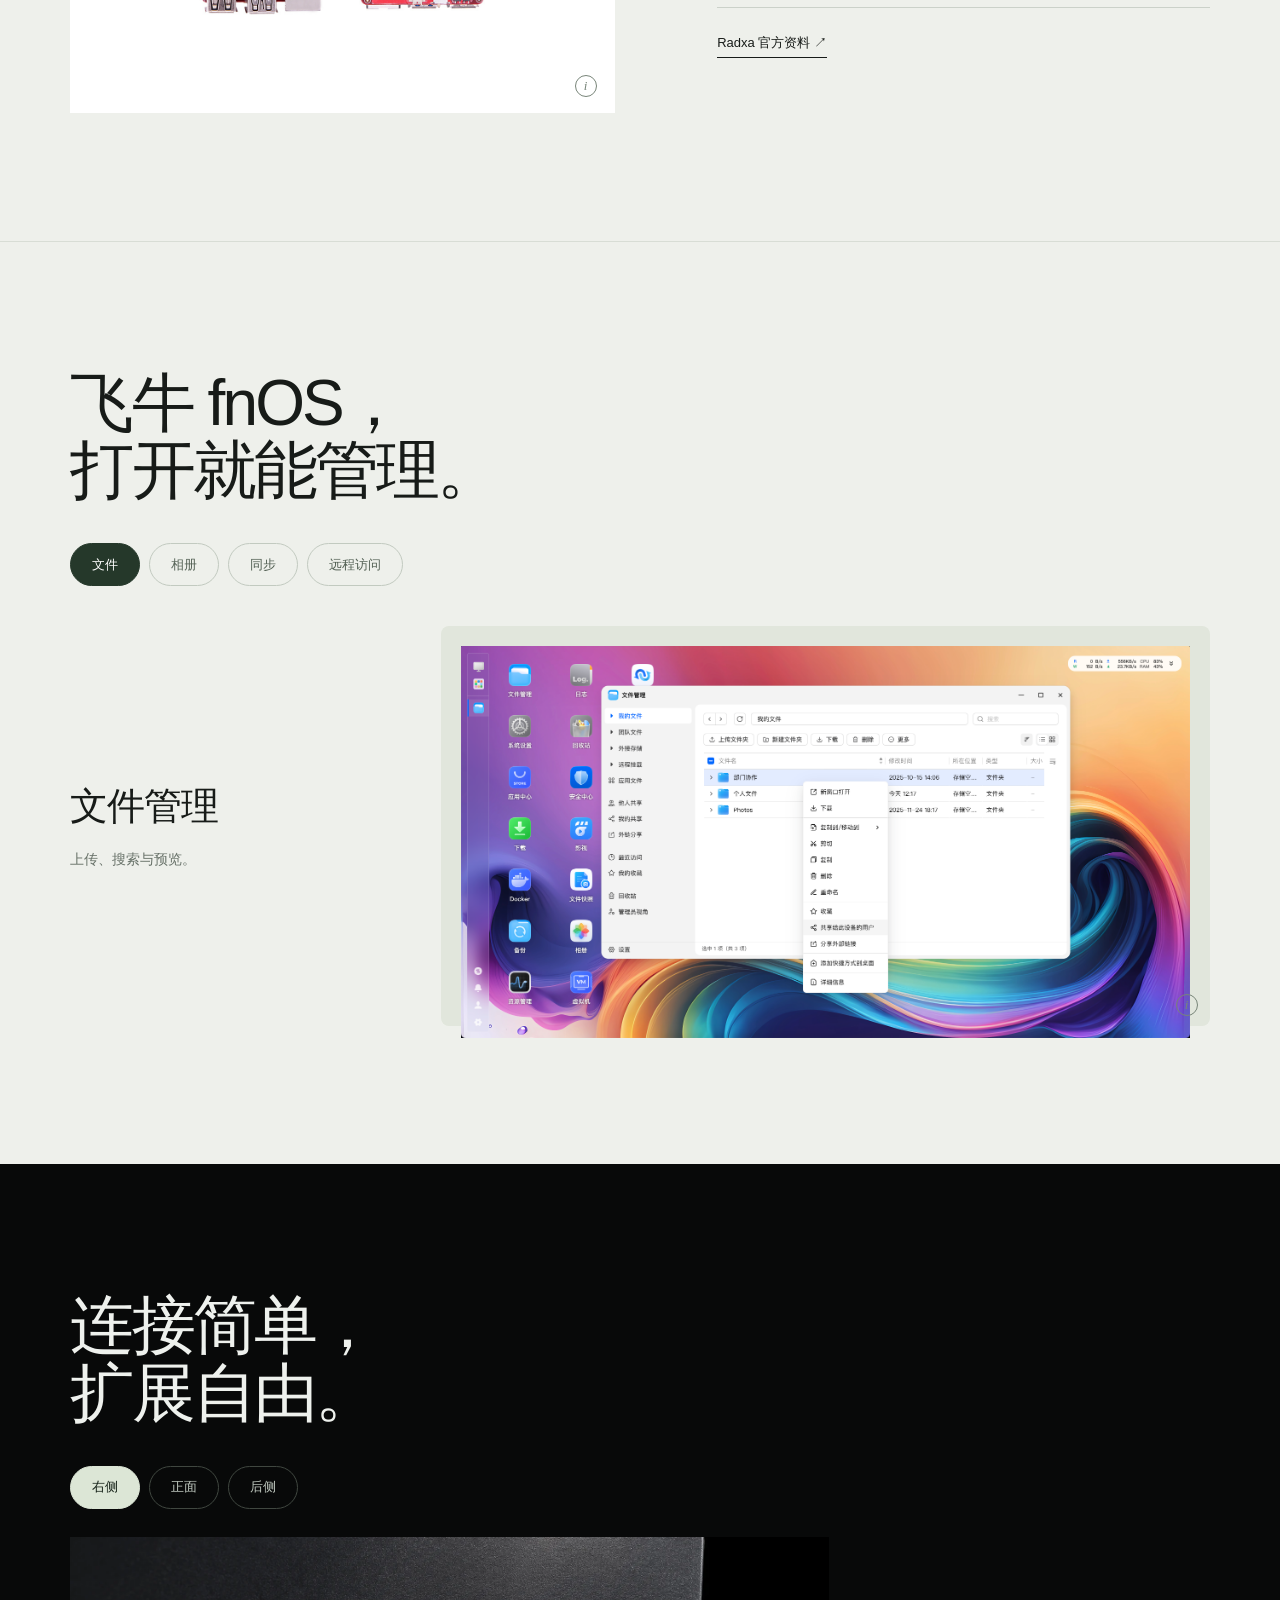
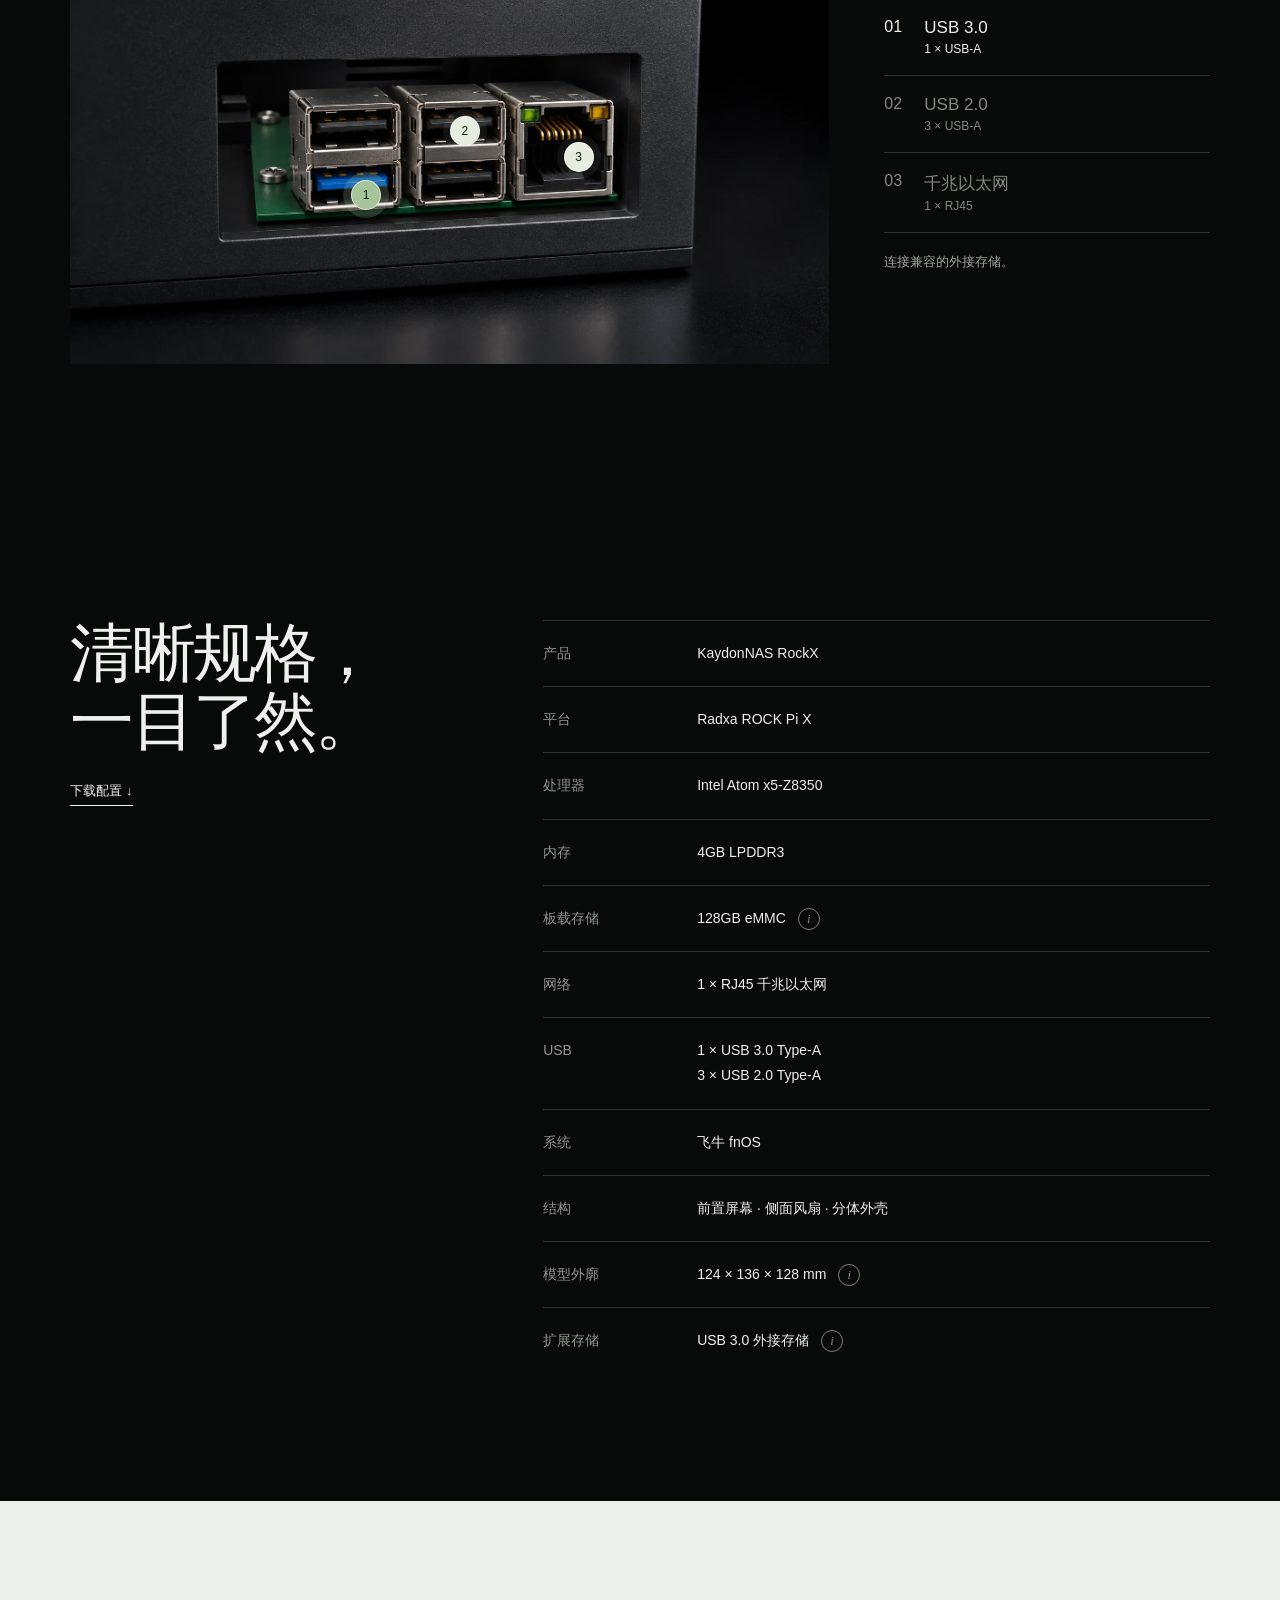
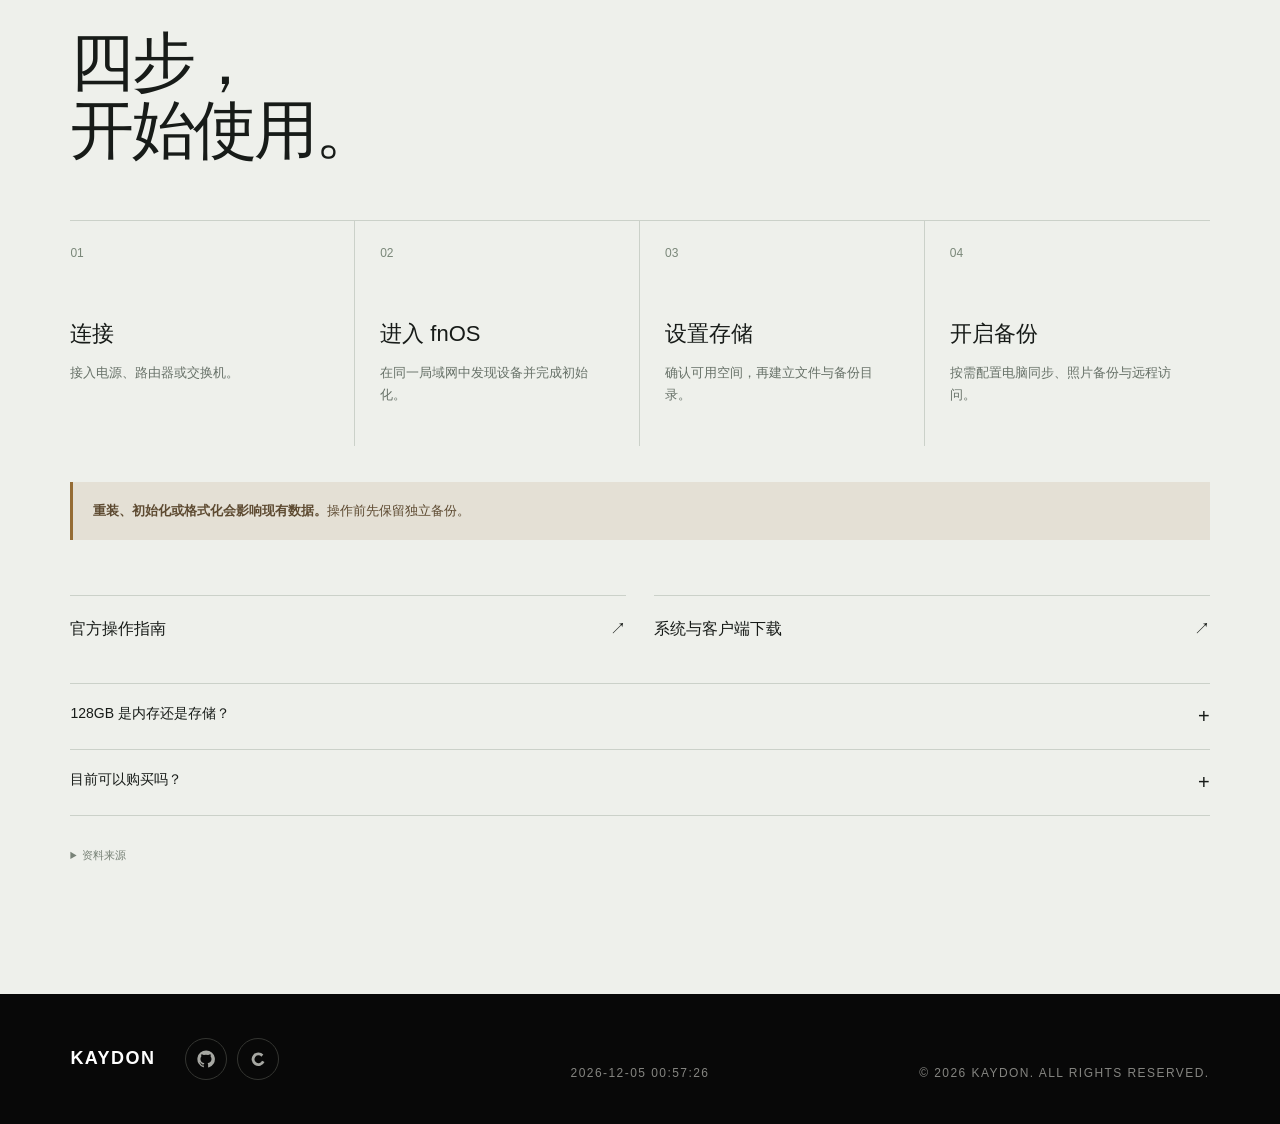
<file: kaydonnas_rockx.html>
<!DOCTYPE html>
<html lang="zh-CN">
<head>
  <meta charset="UTF-8">
  <meta name="viewport" content="width=device-width,initial-scale=1">
  <title>KaydonNAS RockX · KAYDON</title>
  <meta name="description" content="KaydonNAS RockX：基于 ROCK Pi X、预装飞牛 fnOS 的桌面个人 NAS。">
  <meta name="theme-color" content="#080909">
  <meta property="og:title" content="KaydonNAS RockX · KAYDON">
  <meta property="og:description" content="基于 ROCK Pi X 的桌面个人 NAS。">
  <meta property="og:image" content="assets/pages/kaydonnas-rockx/images/right.webp">
  <link rel="stylesheet" href="css/style.css?v=20261110-6">
  <link rel="stylesheet" href="assets/pages/kaydonnas-rockx/styles.css?v=20261110-6">
</head>
<body class="kaydonnas-rockx-page">
  <header class="site-header" id="siteHeader">
    <a class="brand" href="index.html">KAYDON</a>
    <button class="menu-toggle" type="button" aria-label="打开菜单" aria-expanded="false"><span></span><span></span></button>
    <nav class="nav" aria-label="主导航">
      <a class="nav-link" href="index.html">首页</a>
      <div class="nav-project">
        <button class="nav-link project-trigger active" type="button" aria-expanded="false">项目</button>
        <div class="project-menu">
          <a href="mower.html"><span><b>01</b>自主割草机</span></a>
          <a href="chatcode.html"><span><b>02</b>Chat Code</span></a>
          <a href="kaydonnas_rockx.html" aria-current="page"><span><b>03</b>KaydonNAS RockX</span></a>
          <a href="works.html"><span><b>04</b>更多项目</span></a>
        </div>
      </div>
      <a class="nav-link" href="photography.html">摄影</a>
      <a class="nav-link" href="about.html">关于</a>
      <a class="nav-link" href="contact.html">联系</a>
    </nav>
  </header>

  <main>
    <section class="rx-purchase" id="overview" aria-labelledby="rockx-title">
      <div class="rx-product-visual"><img src="assets/pages/kaydonnas-rockx/images/right.webp" alt="KaydonNAS RockX 产品外观"></div>
      <div class="rx-product-summary">
        <p class="rx-product-category">DESKTOP PERSONAL CLOUD</p>
        <h1 id="rockx-title">KaydonNAS RockX</h1>
        <p class="rx-product-slogan">便捷高效的全家存储中心</p>
        <p class="rx-project-chip">KAYDON 设计</p>
        <dl class="rx-purchase-facts"><div><dt>平台</dt><dd>ROCK Pi X</dd></div><div><dt>系统</dt><dd>飞牛 fnOS</dd></div><div><dt>板载存储</dt><dd>128GB eMMC</dd></div><div><dt>网络</dt><dd>千兆以太网</dd></div></dl>
        <fieldset class="rx-config"><legend>选择规格</legend><button class="rx-config-option selected" type="button" aria-pressed="true"><strong>128GB</strong><span>板载 eMMC</span></button><button class="rx-config-option" type="button" aria-pressed="false"><strong>USB 扩展</strong><span>外接存储设备</span></button></fieldset>
        <div class="rx-purchase-actions"><button class="rx-primary-action" type="button" data-film>立即体验</button><a href="#everyday">查看详情</a></div>
        <ul class="rx-project-status"><li>本地存储更安全</li><li>多端远程访问</li><li>免费高速访问</li></ul>
      </div>
    </section>

    <section class="rx-film-showcase" aria-label="KaydonNAS RockX 产品动态展示">
      <video class="rx-hero-media" autoplay muted loop playsinline preload="metadata" poster="assets/pages/kaydonnas-rockx/images/right.webp">
        <source src="assets/pages/kaydonnas-rockx/video/hero-film.mp4" type="video/mp4">
      </video>
      <div class="rx-film-copy"><p>KaydonNAS RockX</p><h2>全家数据，<br>自主掌控才放心。</h2><details class="rx-info"><summary aria-label="展示素材说明">i</summary><p>外观图与影片为设计可视化，实际材质与工艺以实物为准。</p></details></div>
    </section>

    <section class="rx-section rx-intro" aria-labelledby="highlights-title"><div class="rx-wrap">
      <h2 class="rx-title" id="highlights-title">大容量可选，<br>好用易用。</h2>
      <div class="rx-highlights">
        <article class="rx-highlight"><h3>128GB eMMC</h3><div class="rx-highlight-visual"><img src="assets/pages/kaydonnas-rockx/images/storage.svg" alt="128GB 板载 eMMC 存储" loading="lazy" width="720" height="450"></div></article>
        <article class="rx-highlight"><h3>飞牛 fnOS</h3><div class="rx-highlight-visual system"><img src="assets/pages/kaydonnas-rockx/images/fnos-banner.png" alt="飞牛 fnOS 系统界面" loading="lazy" width="2580" height="1785"></div></article>
        <article class="rx-highlight"><h3>USB 3.0</h3><div class="rx-highlight-visual ports"><img src="assets/pages/kaydonnas-rockx/images/ports.webp" alt="USB 与 RJ45 接口" loading="lazy" width="1672" height="941"></div></article>
        <article class="rx-highlight"><h3>Intel x86</h3><div class="rx-highlight-visual metric"><strong>x5-Z8350</strong><span>四核处理器</span></div></article>
        <article class="rx-highlight"><h3>4GB LPDDR3</h3><div class="rx-highlight-visual metric"><strong>4 GB</strong><span>板载内存</span></div></article>
        <article class="rx-highlight"><h3>千兆以太网</h3><div class="rx-highlight-visual metric"><strong>1 GbE</strong><span>RJ45 直连</span></div></article>
      </div>
    </div></section>

    <section class="rx-section rx-value" id="everyday" aria-labelledby="value-title"><div class="rx-wrap">
      <div class="rx-value-head"><p>WHY ROCKX</p><h2 class="rx-title" id="value-title">智能娱乐，<br>全家共享。</h2></div>
      <div class="rx-value-grid">
        <article class="rx-value-card visual album"><div><span>01 / MOBILE</span><h3>相册后台<br>自动备份</h3></div><img src="assets/pages/kaydonnas-rockx/images/fnos-album.png" alt="飞牛相册界面" loading="lazy"></article>
        <article class="rx-value-card visual sync"><div><span>02 / COMPUTER</span><h3>整机备份<br>数据多存一份更安心</h3></div><img src="assets/pages/kaydonnas-rockx/images/fnos-sync.png" alt="飞牛同步客户端界面" loading="lazy"></article>
        <article class="rx-value-card"><span>03 / ANYWHERE</span><h3>最高40Mbps<br>免费远程访问</h3><p>手机/电脑/电视 多端App</p></article>
        <article class="rx-value-card"><span>04 / LIVING ROOM</span><h3>智能整理影片</h3><p>打造个人影视库</p></article>
        <article class="rx-value-card"><span>05 / LOCAL FIRST</span><h3>多重安全设计</h3><p>全家数据，一机守护</p></article>
        <article class="rx-value-card"><span>06 / GROW WITH YOU</span><h3>16个隔离账户</h3><p>亲友/团队，一机多人共享</p></article>
      </div>
    </div></section>

    <section class="rx-section rx-light" id="design" aria-labelledby="design-title"><div class="rx-wrap">
      <h2 class="rx-title" id="design-title">外观小巧，<br>科技质感。</h2>
      <div class="rx-design-gallery"><figure><img src="assets/pages/kaydonnas-rockx/images/left.webp" loading="lazy" alt="KaydonNAS RockX 正面与左侧风扇"></figure><figure><img src="assets/pages/kaydonnas-rockx/images/engrave.webp" loading="lazy" alt="KaydonNAS RockX 面板细节"></figure></div>
      <section class="rx-exploded" aria-labelledby="exploded-title">
        <div class="rx-exploded-head"><p>EXPLODED VIEW</p><h3 id="exploded-title">五层结构，<br>各司其职。</h3></div>
        <div class="rx-exploded-stage" role="img" aria-label="KaydonNAS RockX 由前置面板、分体外壳、ROCK Pi X 主板、散热风扇和底座组成">
          <article><span>01</span><img src="assets/pages/kaydonnas-rockx/images/glass.webp" alt="" loading="lazy"><b>前置面板</b></article>
          <article><span>02</span><img src="assets/pages/kaydonnas-rockx/images/left.webp" alt="" loading="lazy"><b>分体外壳</b></article>
          <article><span>03</span><img src="assets/pages/kaydonnas-rockx/images/rock-pi-x.jpg" alt="" loading="lazy"><b>ROCK Pi X</b></article>
          <article><span>04</span><img src="assets/pages/kaydonnas-rockx/images/fan.webp" alt="" loading="lazy"><b>侧面散热</b></article>
          <article><span>05</span><img src="assets/pages/kaydonnas-rockx/images/base.webp" alt="" loading="lazy"><b>分体底座</b></article>
        </div>
      </section>
      <div class="rx-anatomy" aria-label="机身结构">
        <figure><img src="assets/pages/kaydonnas-rockx/images/glass.webp" loading="lazy" alt="前置屏幕面板"><figcaption>前置屏幕</figcaption></figure>
        <figure><img src="assets/pages/kaydonnas-rockx/images/fan.webp" loading="lazy" alt="侧面散热风扇"><figcaption>侧面散热</figcaption></figure>
        <figure><img src="assets/pages/kaydonnas-rockx/images/base.webp" loading="lazy" alt="分体式底座"><figcaption>分体底座</figcaption></figure>
        <figure><img src="assets/pages/kaydonnas-rockx/images/corner.webp" loading="lazy" alt="四角固定结构"><figcaption>四角固定</figcaption></figure>
      </div>
      <div class="rx-platform">
        <figure class="rx-board"><img src="assets/pages/kaydonnas-rockx/images/rock-pi-x.jpg" alt="Radxa ROCK Pi X 开发板" loading="lazy"><details class="rx-info"><summary aria-label="开发板图片来源">i</summary><p>ROCK Pi X V1.3 图片来自 <a href="https://forum.radxa.com/t/one-step-forward/3923" target="_blank" rel="noopener noreferrer">Radxa 官方发布</a>；本机配置以实物为准。</p></details></figure>
        <div class="rx-platform-copy"><h3>ROCK Pi X</h3><dl class="rx-platform-facts"><div><dt>处理器</dt><dd>Intel Atom x5-Z8350</dd></div><div><dt>内存</dt><dd>4GB LPDDR3</dd></div><div><dt>网络</dt><dd>千兆以太网</dd></div></dl><a class="rx-text-link" href="https://wiki.radxa.com/RockpiX/getting_started" target="_blank" rel="noopener noreferrer">Radxa 官方资料 ↗</a></div>
      </div>
    </div></section>

    <section class="rx-section rx-light rx-software" id="experience" aria-labelledby="system-title"><div class="rx-wrap">
      <h2 class="rx-title" id="system-title">飞牛 fnOS，<br>打开就能管理。</h2>
      <div class="rx-tabs" role="tablist" aria-label="系统功能"><button id="tab-files" data-system="files" role="tab" aria-selected="true" aria-controls="panel-files">文件</button><button id="tab-album" data-system="album" role="tab" aria-selected="false" aria-controls="panel-album" tabindex="-1">相册</button><button id="tab-backup" data-system="backup" role="tab" aria-selected="false" aria-controls="panel-backup" tabindex="-1">同步</button><button id="tab-remote" data-system="remote" role="tab" aria-selected="false" aria-controls="panel-remote" tabindex="-1">远程访问</button></div>
      <div id="panel-files" class="rx-tab-panel" role="tabpanel" aria-labelledby="tab-files"><div><h3>文件管理</h3><p>上传、搜索与预览。</p></div><figure class="rx-system-shot"><img src="assets/pages/kaydonnas-rockx/images/fnos-files.png" alt="飞牛文件管理界面" loading="lazy"><figcaption><details class="rx-info"><summary aria-label="图片来源">i</summary><p>飞牛官方界面示意，非本机截图。</p></details></figcaption></figure></div>
      <div id="panel-album" class="rx-tab-panel" role="tabpanel" aria-labelledby="tab-album" hidden><div><h3>相册与视频</h3><p>按时间轴与文件夹浏览。</p><a class="rx-text-link" href="https://help.fnnas.com/articles/v1/photo/photo-backup" target="_blank" rel="noopener noreferrer">照片备份指南 ↗</a></div><figure class="rx-system-shot"><img src="assets/pages/kaydonnas-rockx/images/fnos-album.png" alt="飞牛相册界面" loading="lazy"><figcaption><details class="rx-info"><summary aria-label="图片来源">i</summary><p>飞牛官方界面示意，非本机截图。</p></details></figcaption></figure></div>
      <div id="panel-backup" class="rx-tab-panel" role="tabpanel" aria-labelledby="tab-backup" hidden><div><h3>同步与备份</h3><p>同步电脑文件，备份手机照片。</p><a class="rx-text-link" href="https://fnnas.com/download" target="_blank" rel="noopener noreferrer">下载客户端 ↗</a></div><figure class="rx-system-shot"><img src="assets/pages/kaydonnas-rockx/images/fnos-sync.png" alt="飞牛同步客户端" loading="lazy"><figcaption><details class="rx-info"><summary aria-label="图片来源">i</summary><p>飞牛官方界面示意，非本机截图。</p></details></figcaption></figure></div>
      <div id="panel-remote" class="rx-tab-panel" role="tabpanel" aria-labelledby="tab-remote" hidden><div><h3>远程访问</h3><p>通过 FN Connect 访问已授权内容。</p><a class="rx-text-link" href="https://help.fnnas.com/articles/v1/access/how-access" target="_blank" rel="noopener noreferrer">配置指南 ↗</a></div><figure class="rx-system-shot"><img src="assets/pages/kaydonnas-rockx/images/fnos-remote.png" alt="FN Connect 远程访问设置" loading="lazy"><figcaption><details class="rx-info"><summary aria-label="图片来源">i</summary><p>飞牛官方界面示意，非本机截图。</p></details></figcaption></figure></div>
    </div></section>

    <section class="rx-section" id="ports" aria-labelledby="ports-title"><div class="rx-wrap">
      <h2 class="rx-title" id="ports-title">连接简单，<br>扩展自由。</h2>
      <div class="rx-tabs rx-view-tabs" role="tablist" aria-label="接口视图"><button data-port-view="right" aria-selected="true">右侧</button><button data-port-view="front" aria-selected="false">正面</button><button data-port-view="rear" aria-selected="false">后侧</button></div>
      <div class="rx-ports-layout"><div class="rx-ports-image"><img id="portImage" src="assets/pages/kaydonnas-rockx/images/ports.webp" alt="右侧接口" loading="lazy"><div id="portHotspots"></div></div><div><div id="portChoices" class="rx-ports-list"></div><p id="portDetail" class="rx-port-details" aria-live="polite"></p></div></div>
    </div></section>

    <section class="rx-section" id="specs" aria-labelledby="specs-title"><div class="rx-wrap rx-specs">
      <div class="rx-specs-head"><h2 class="rx-title" id="specs-title">清晰规格，<br>一目了然。</h2><a class="rx-text-link" href="assets/pages/kaydonnas-rockx/data/specifications.txt" download>下载配置 ↓</a></div>
      <div><dl class="rx-spec-list">
        <div><dt>产品</dt><dd>KaydonNAS RockX</dd></div><div><dt>平台</dt><dd>Radxa ROCK Pi X</dd></div><div><dt>处理器</dt><dd>Intel Atom x5-Z8350</dd></div><div><dt>内存</dt><dd>4GB LPDDR3</dd></div>
        <div><dt>板载存储</dt><dd>128GB eMMC <details class="rx-info"><summary aria-label="容量说明">i</summary><p>标称容量；系统与格式化会占用部分空间。</p></details></dd></div>
        <div><dt>网络</dt><dd>1 × RJ45 千兆以太网</dd></div><div><dt>USB</dt><dd>1 × USB 3.0 Type-A<br>3 × USB 2.0 Type-A</dd></div><div><dt>系统</dt><dd>飞牛 fnOS</dd></div><div><dt>结构</dt><dd>前置屏幕 · 侧面风扇 · 分体外壳</dd></div>
        <div><dt>模型外廓</dt><dd>124 × 136 × 128 mm <details class="rx-info"><summary aria-label="尺寸说明">i</summary><p>来自设计模型，实物尺寸与重量待复核。</p></details></dd></div>
        <div><dt>扩展存储</dt><dd>USB 3.0 外接存储 <details class="rx-info"><summary aria-label="扩展说明">i</summary><p>当前配置不含额外硬盘，硬盘与硬盘盒另配。</p></details></dd></div>
      </dl></div>
    </div></section>

    <section class="rx-section rx-light" id="start" aria-labelledby="start-title"><div class="rx-wrap">
      <h2 class="rx-title" id="start-title">四步，<br>开始使用。</h2>
      <ol class="rx-start-steps"><li><span>01</span><h3>连接</h3><p>接入电源、路由器或交换机。</p></li><li><span>02</span><h3>进入 fnOS</h3><p>在同一局域网中发现设备并完成初始化。</p></li><li><span>03</span><h3>设置存储</h3><p>确认可用空间，再建立文件与备份目录。</p></li><li><span>04</span><h3>开启备份</h3><p>按需配置电脑同步、照片备份与远程访问。</p></li></ol>
      <p class="rx-warning"><strong>重装、初始化或格式化会影响现有数据。</strong>操作前先保留独立备份。</p>
      <div class="rx-support-links"><a href="https://help.fnnas.com/" target="_blank" rel="noopener noreferrer">官方操作指南 <span>↗</span></a><a href="https://fnnas.com/download" target="_blank" rel="noopener noreferrer">系统与客户端下载 <span>↗</span></a></div>
      <div class="rx-faq"><details><summary>128GB 是内存还是存储？</summary><p>是板载 eMMC 存储的标称容量；运行内存为 4GB LPDDR3。</p></details><details><summary>目前可以购买吗？</summary><p>这是个人产品项目，目前没有销售、交付或保修安排。</p></details></div>
      <details class="rx-source-note"><summary>资料来源</summary><p><a href="https://wiki.radxa.com/RockpiX" target="_blank" rel="noopener noreferrer">Radxa ROCK Pi X</a> · <a href="https://fnnas.com/download" target="_blank" rel="noopener noreferrer">飞牛 fnOS</a> · <a href="https://help.fnnas.com/articles/v1/photo/photo-backup" target="_blank" rel="noopener noreferrer">相册备份</a> · <a href="https://help.fnnas.com/articles/v1/sync/how-to-use" target="_blank" rel="noopener noreferrer">电脑同步</a> · <a href="https://help.fnnas.com/articles/v1/media/media_install" target="_blank" rel="noopener noreferrer">家庭影音</a>。项目外观图来自作者提供的模型与样机信息；官方素材版权归相应权利人所有，本项目不代表与 Radxa 或飞牛存在联名关系。</p></details>
    </div></section>
  </main>

  <dialog class="rx-film-dialog" id="rxFilm" aria-labelledby="filmTitle"><div class="rx-film-top"><span id="filmTitle">KaydonNAS RockX</span><button id="rxCloseFilm" type="button" aria-label="关闭影片">关闭 ×</button></div><video id="rxFullFilm" controls playsinline preload="none" poster="assets/pages/kaydonnas-rockx/images/right.webp"></video></dialog>
  <footer class="site-footer"><div class="footer-identity"><a class="footer-brand" href="index.html">KAYDON</a><nav class="footer-links" aria-label="外部平台"><a href="https://github.com/Liang-Kaidong/" target="_blank" rel="noopener noreferrer">GITHUB ↗</a><a href="https://blog.csdn.net/2401_88324294?spm=1000.2115.3001.5343" target="_blank" rel="noopener noreferrer">CSDN ↗</a></nav></div><p>KAYDONNAS ROCKX</p><p>© 2026 KAYDON. ALL RIGHTS RESERVED.</p></footer>
  <script src="js/main.js?v=20261110-6"></script><script src="assets/pages/kaydonnas-rockx/scripts.js?v=20261110-6"></script>
</body>
</html>
</file>
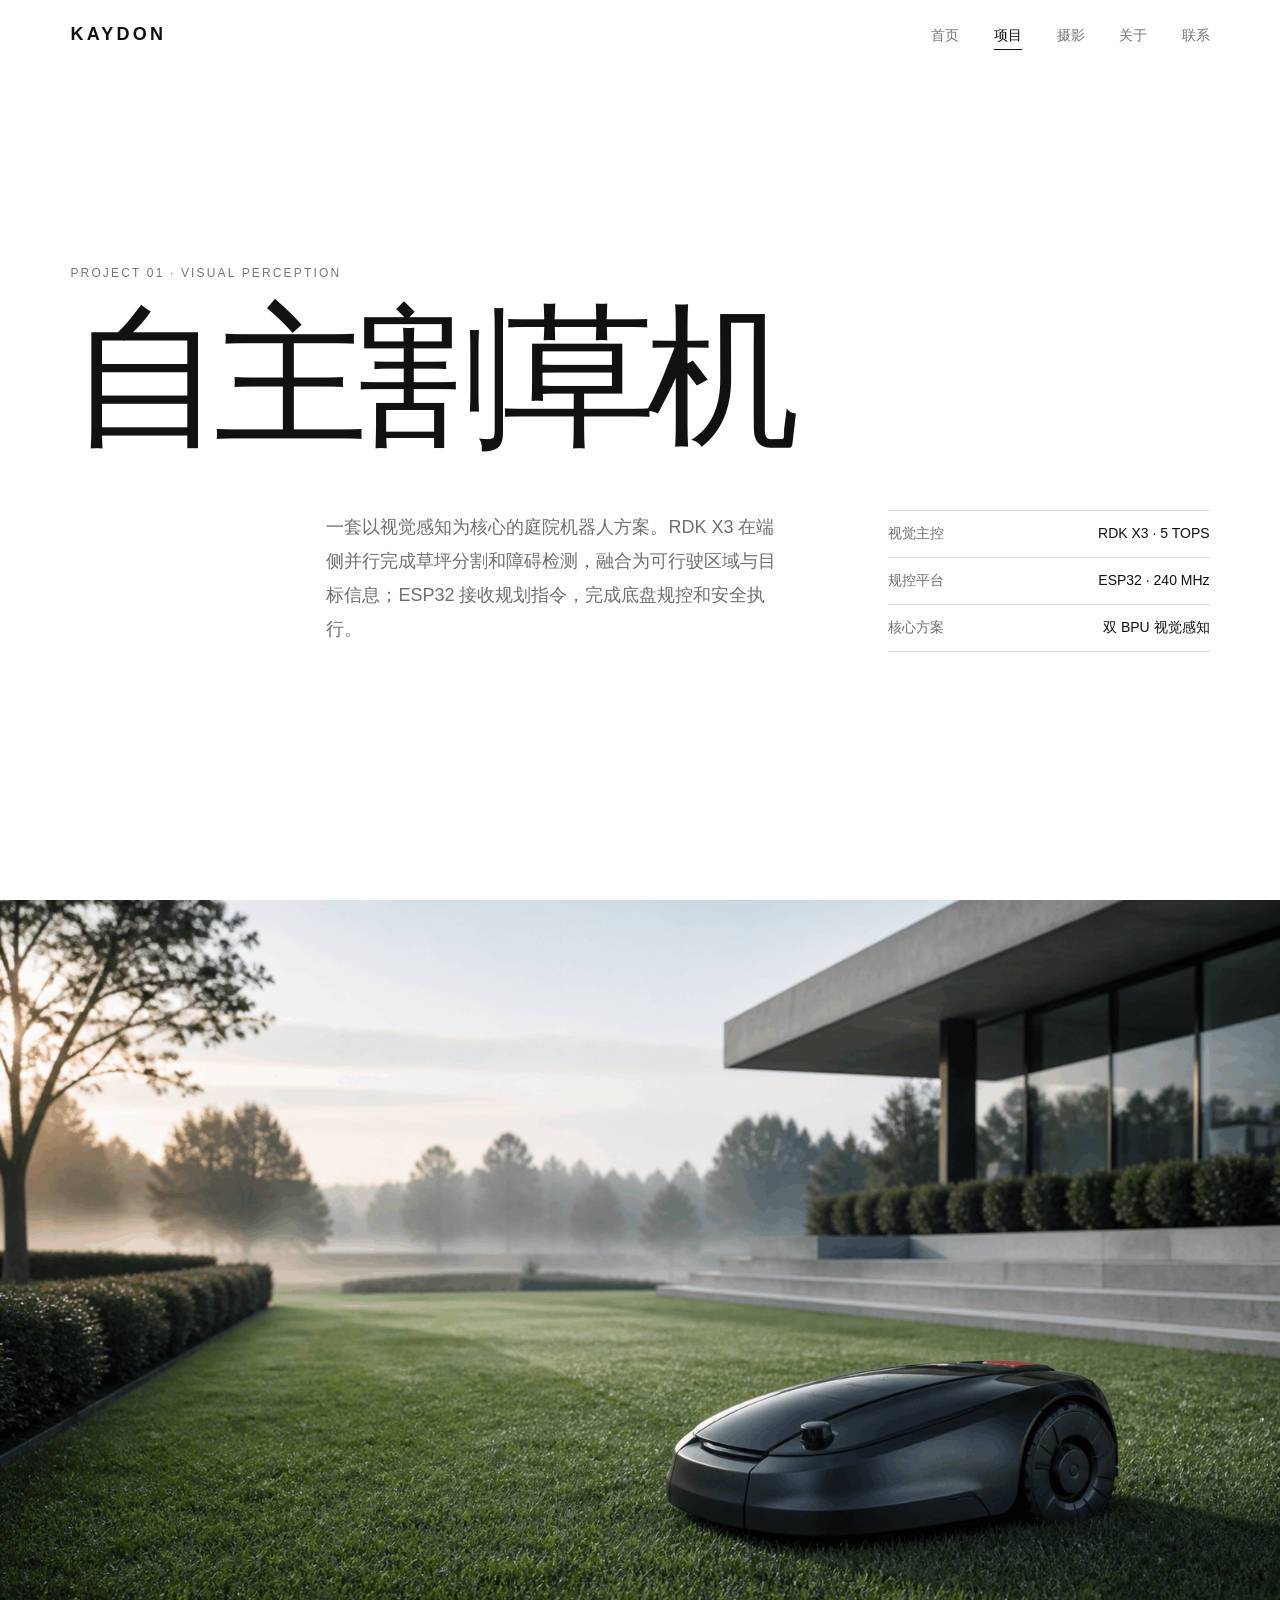
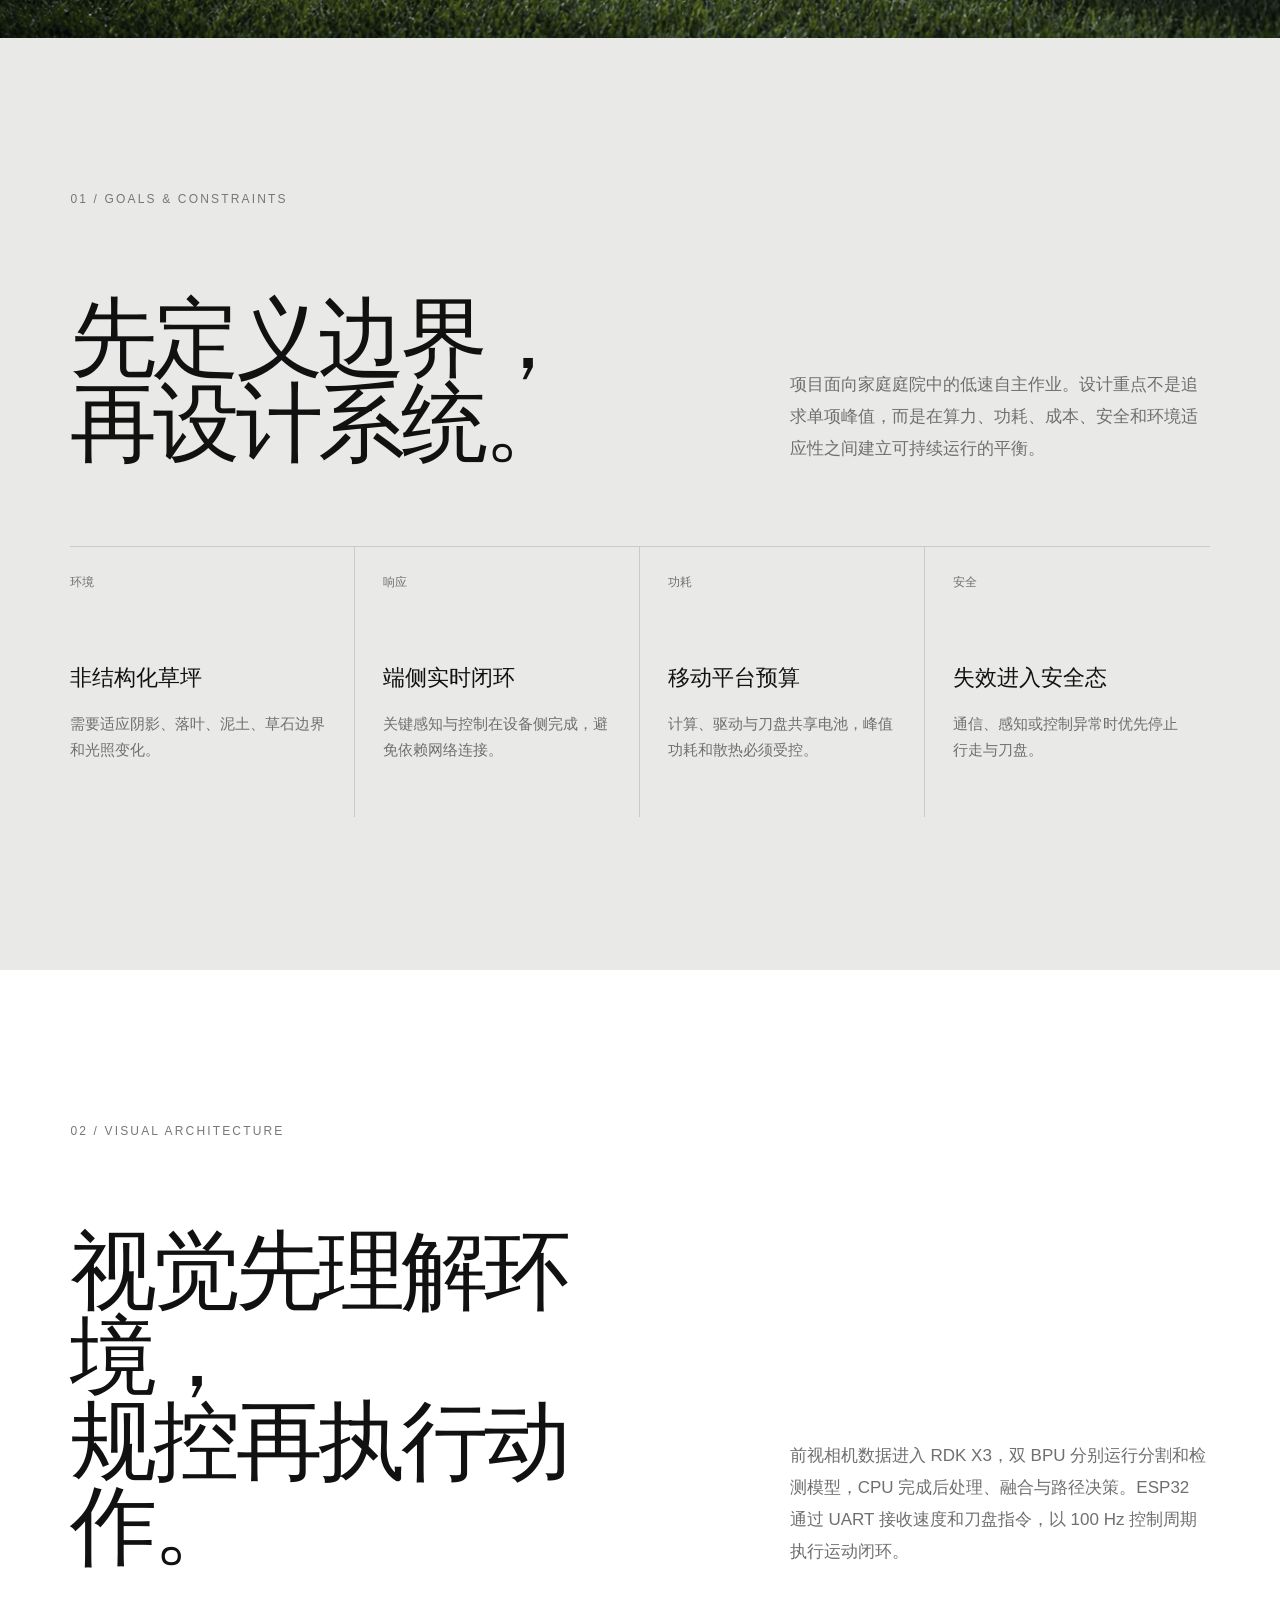
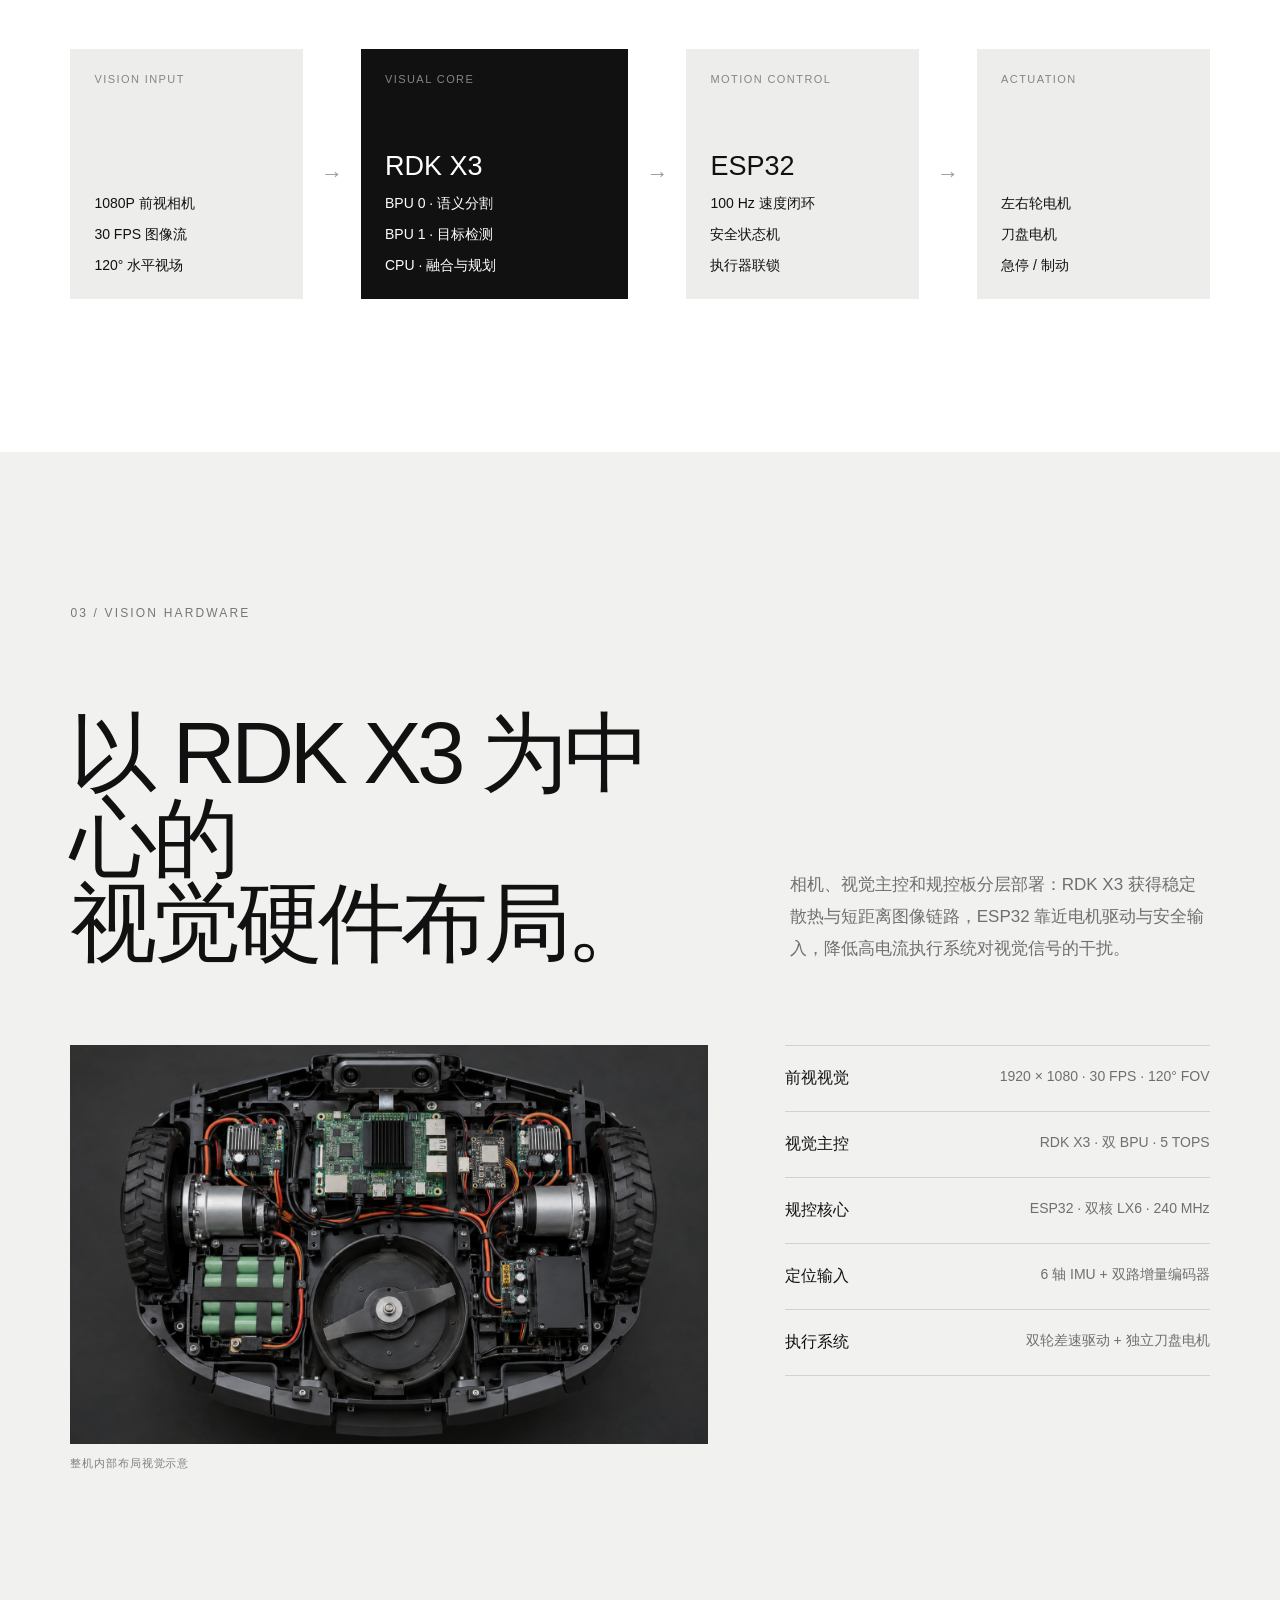
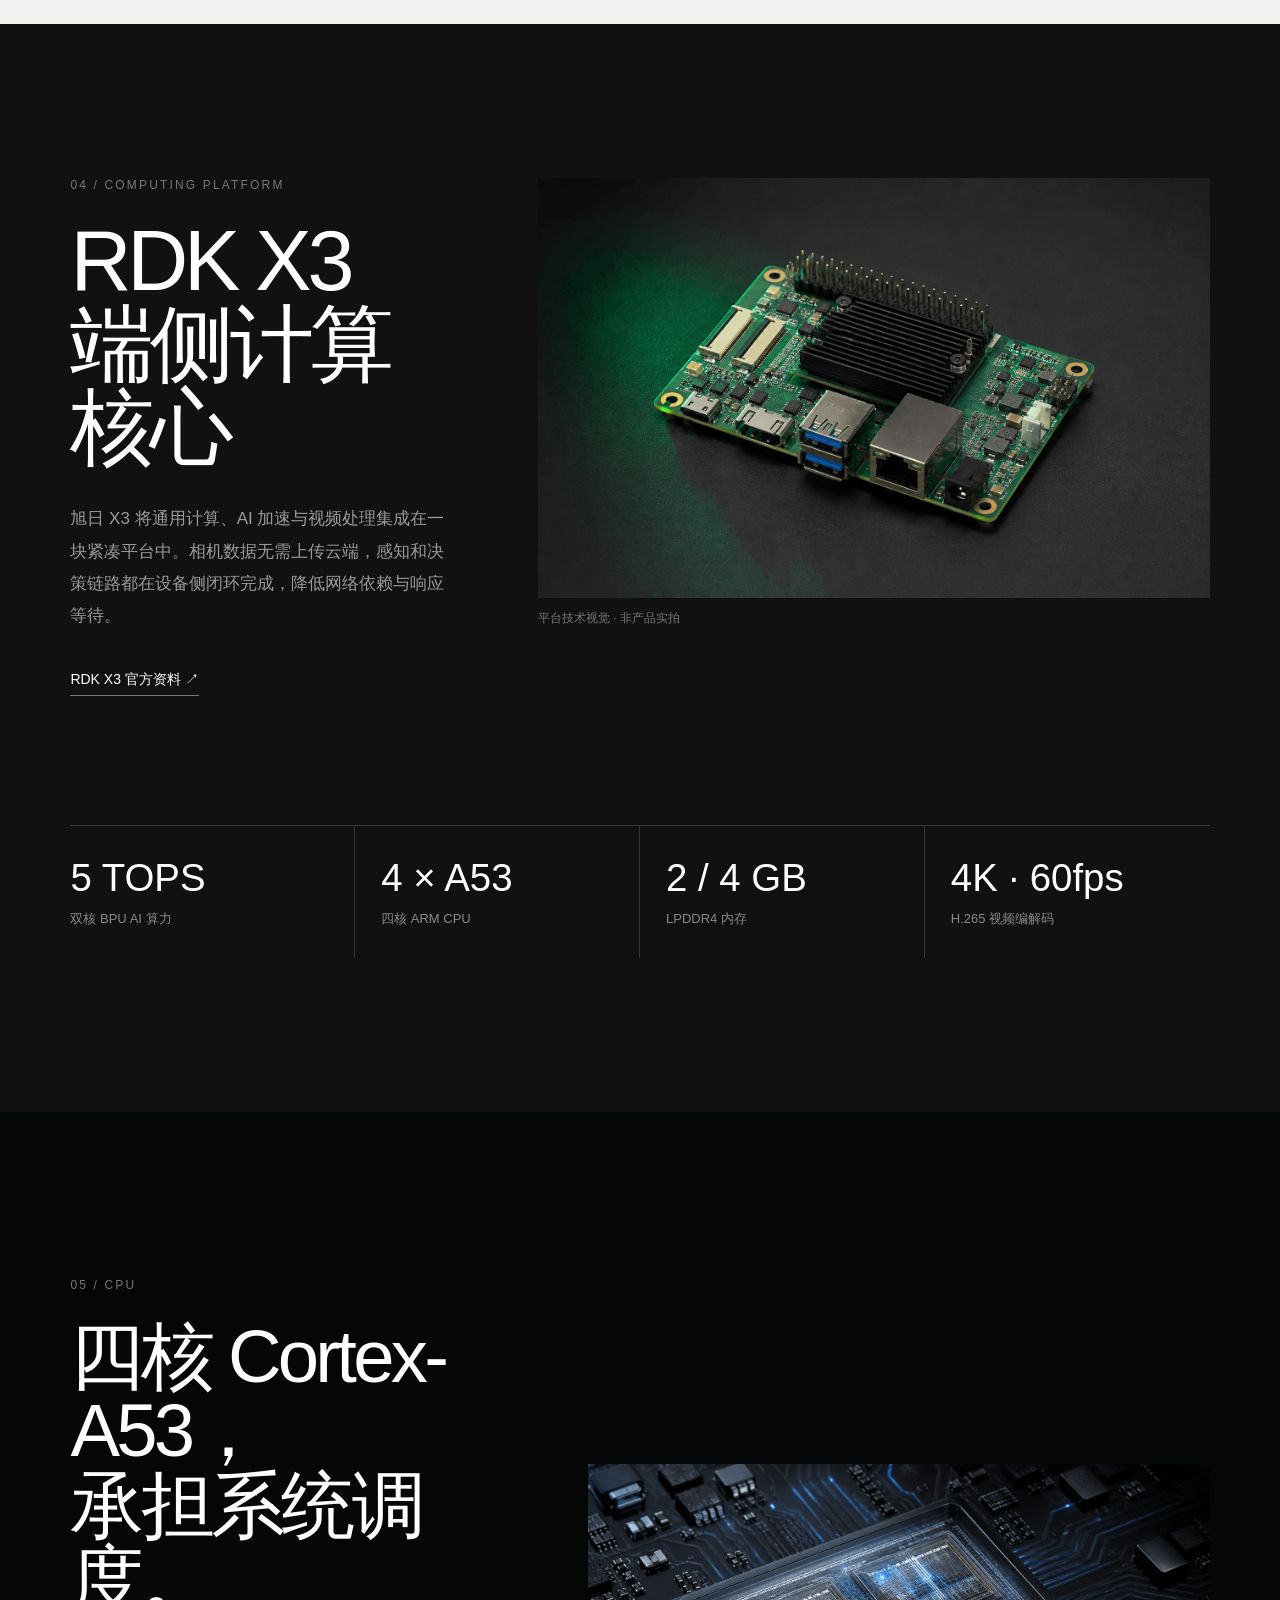
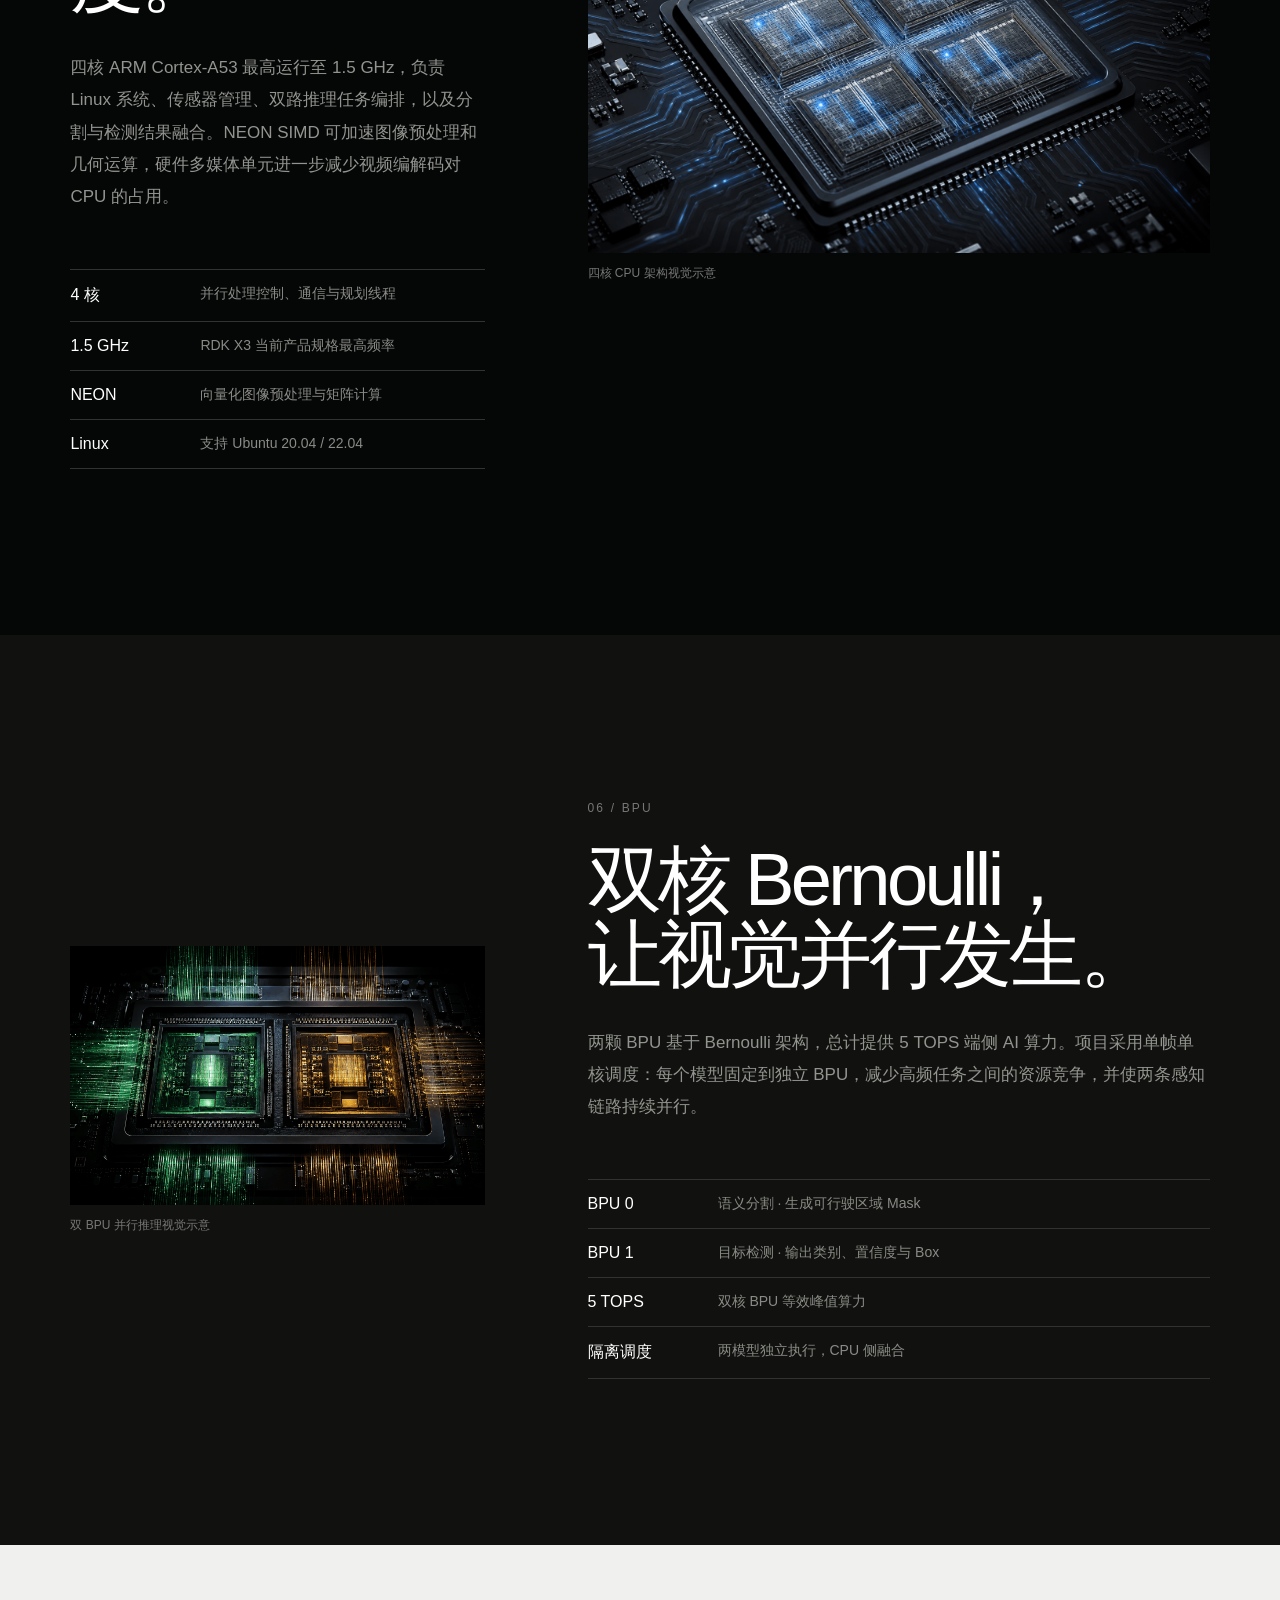
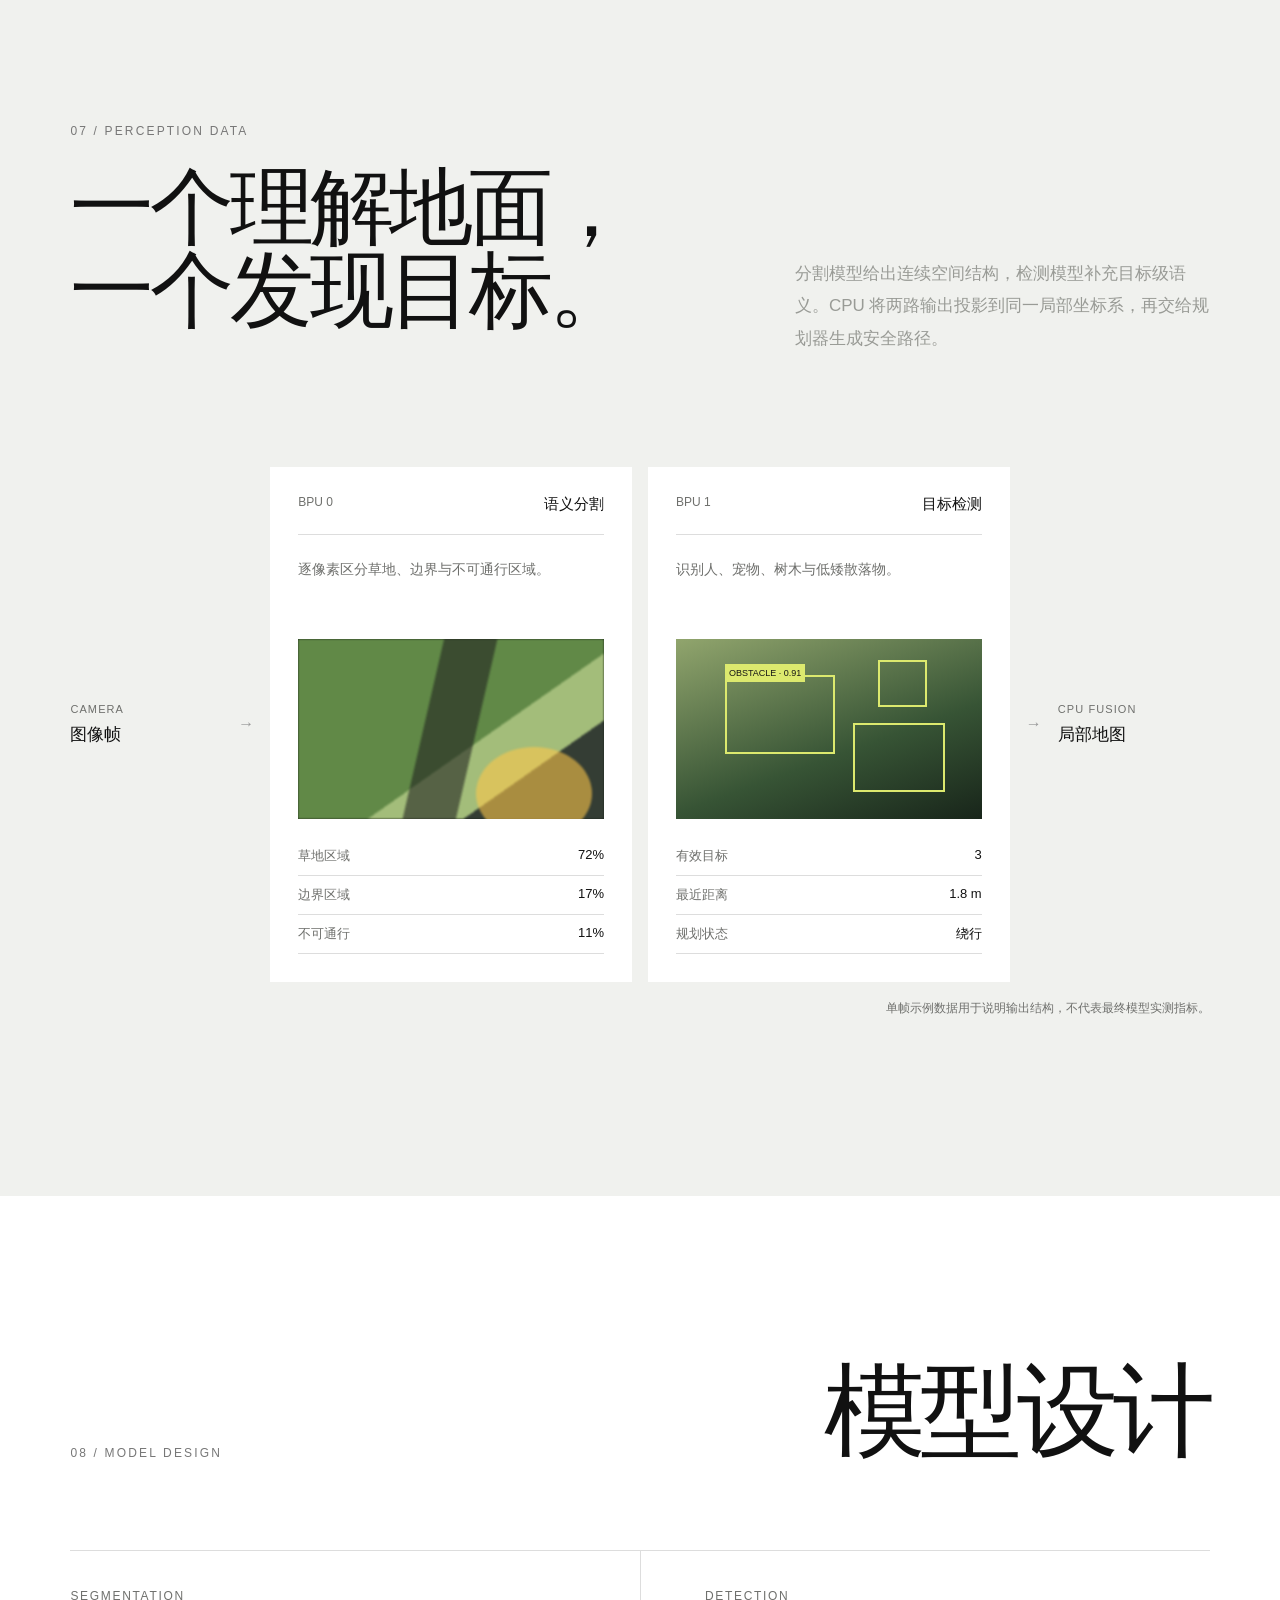
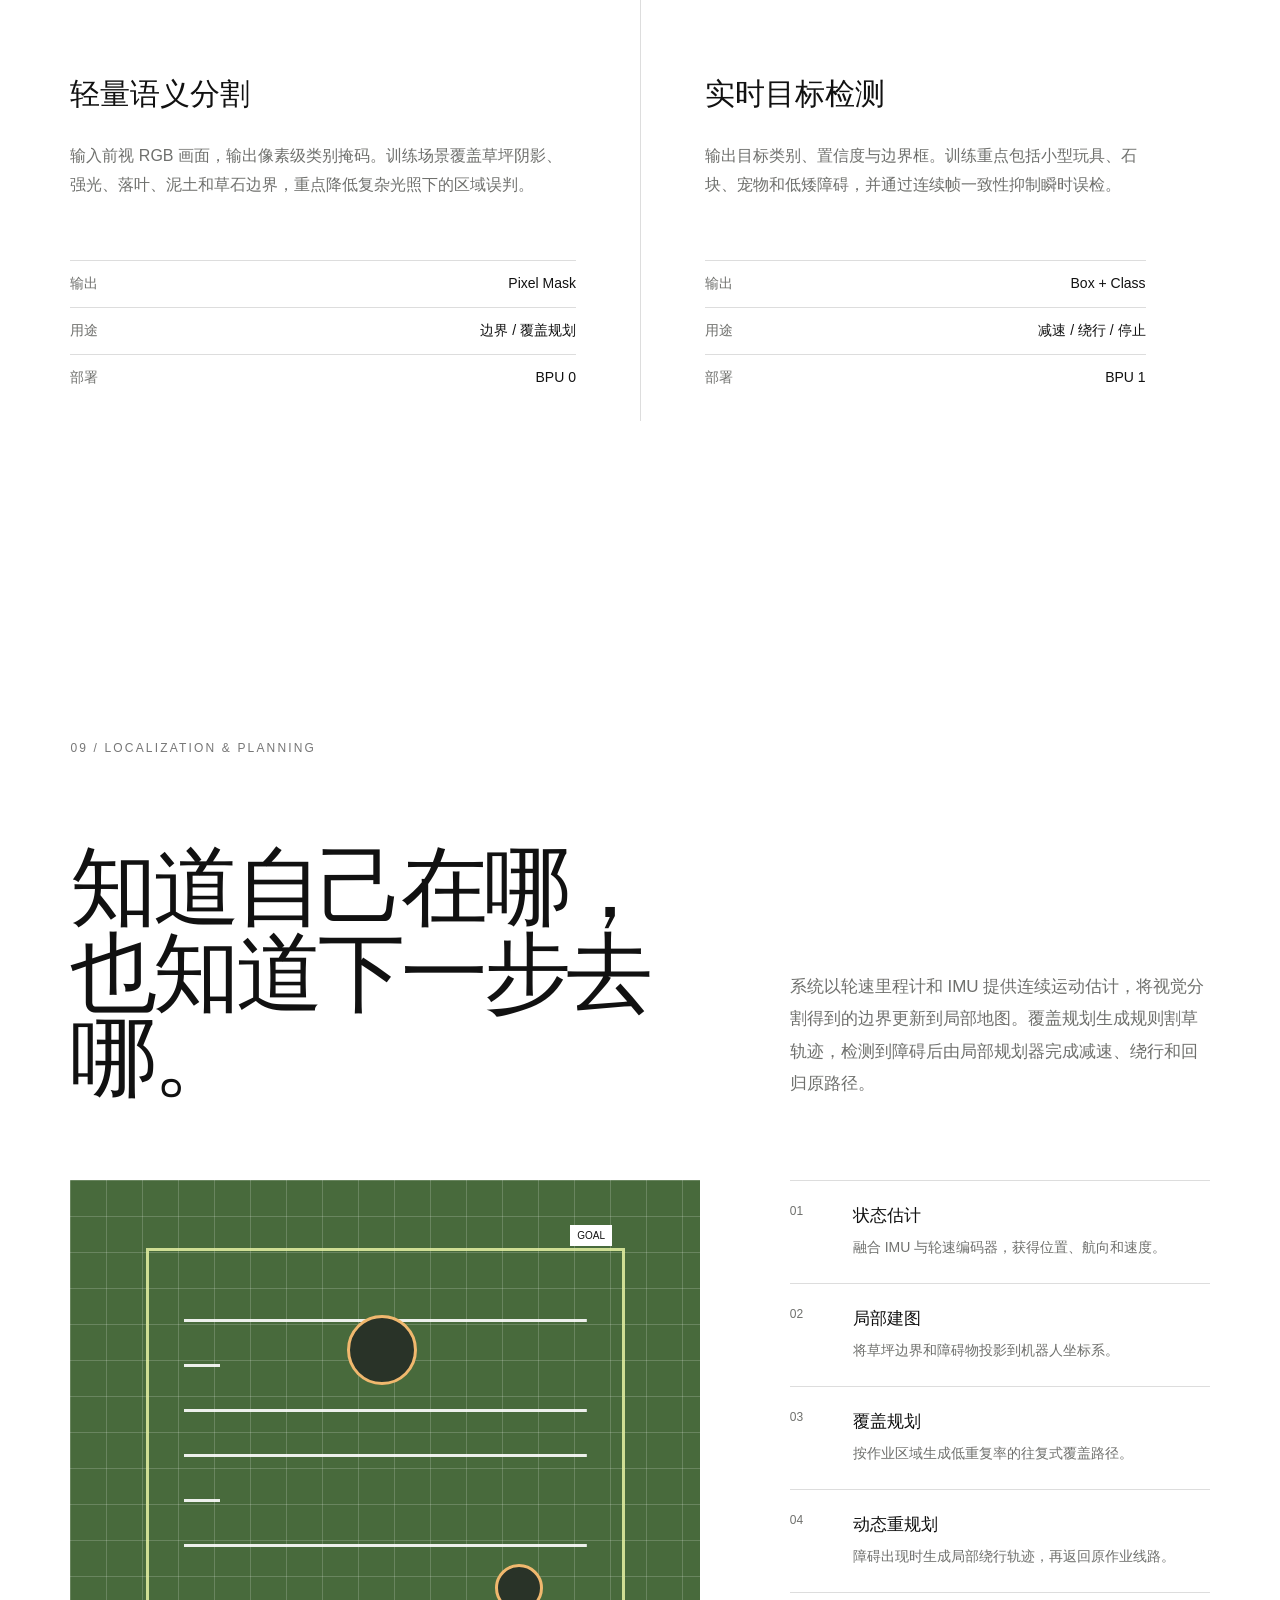
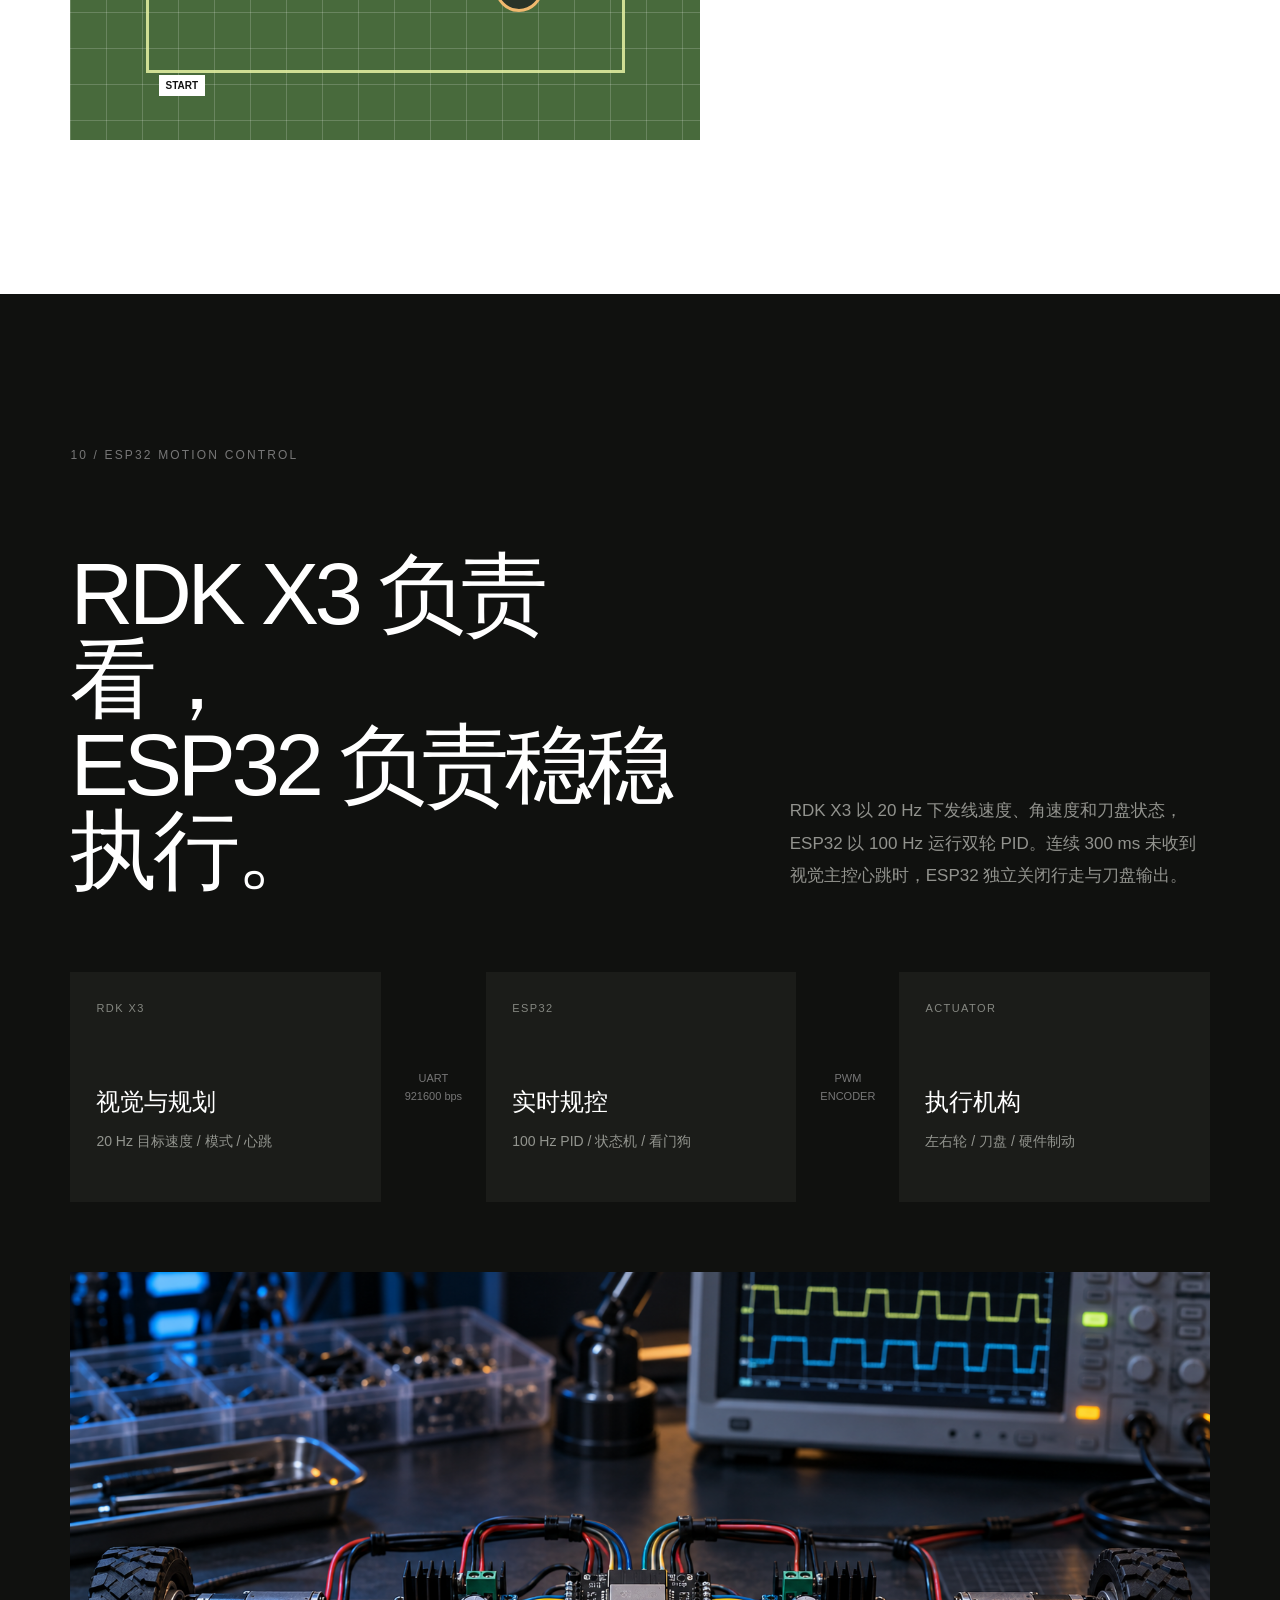
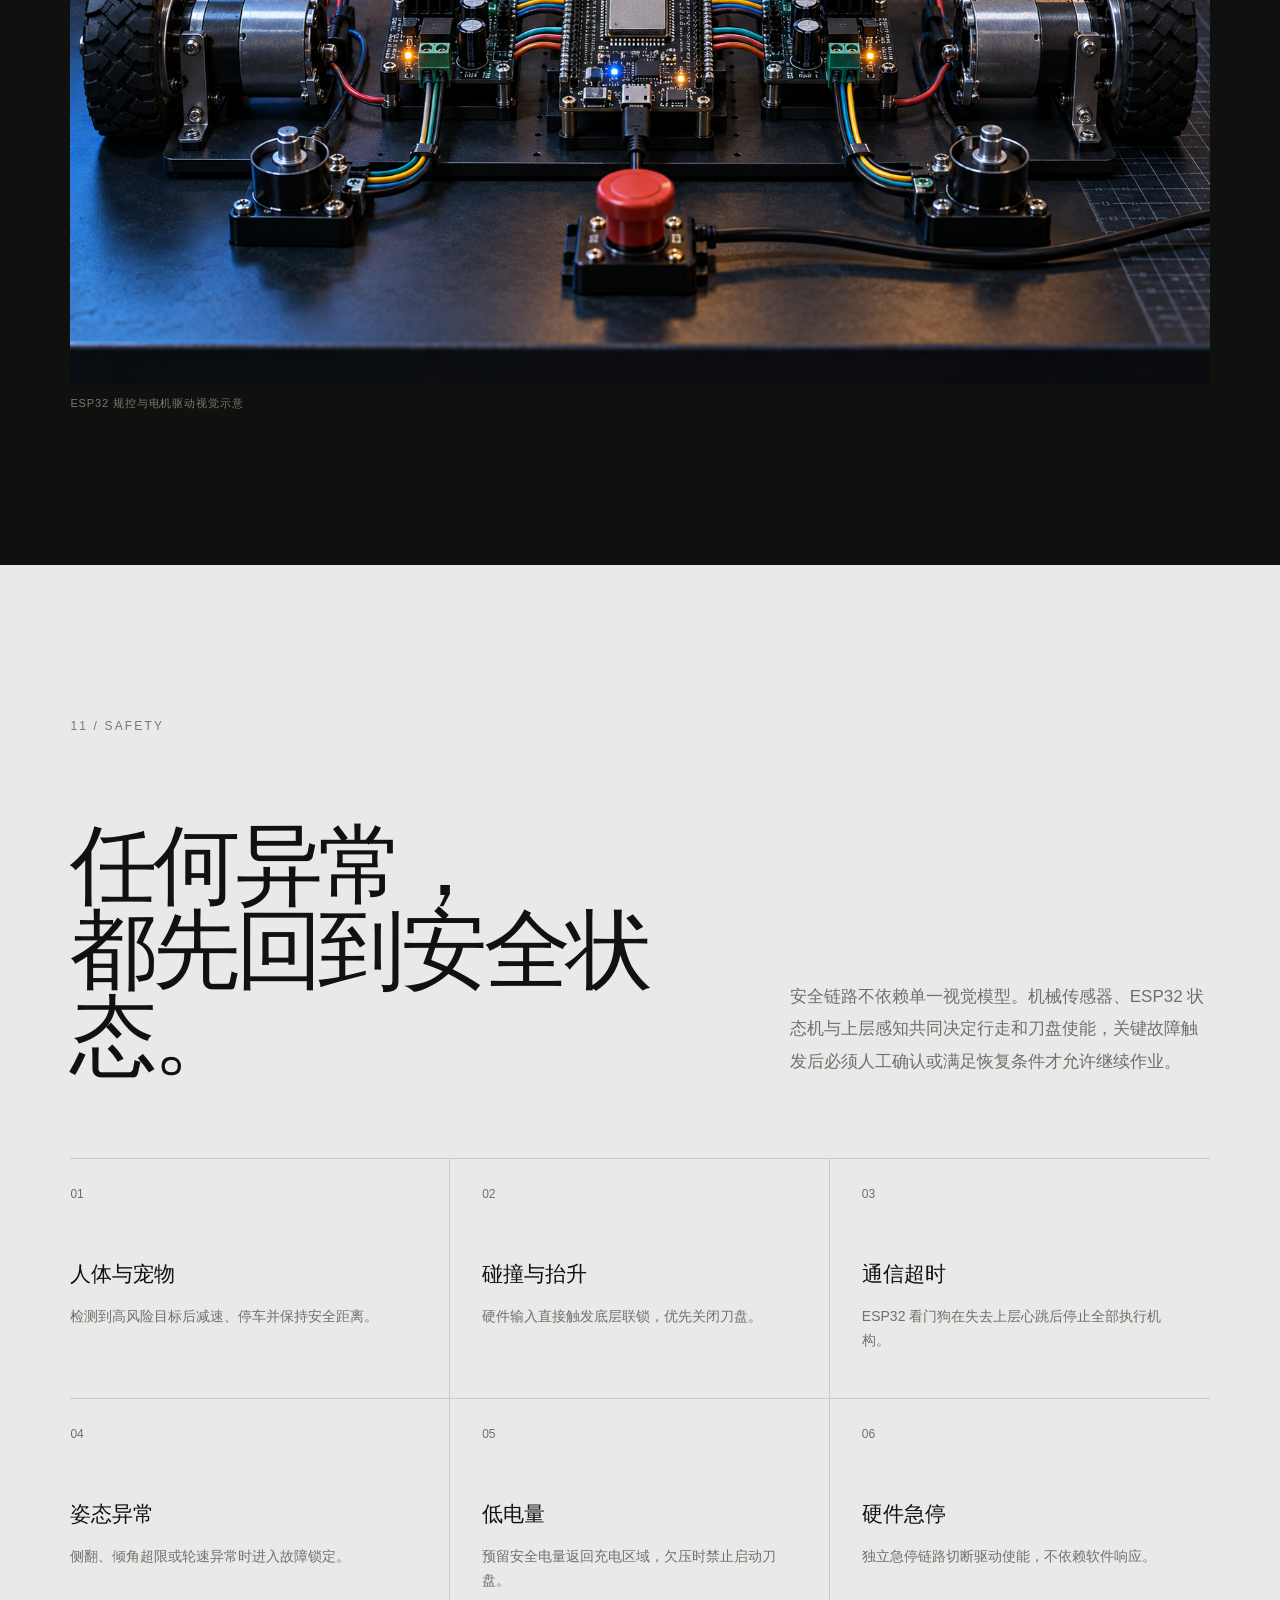
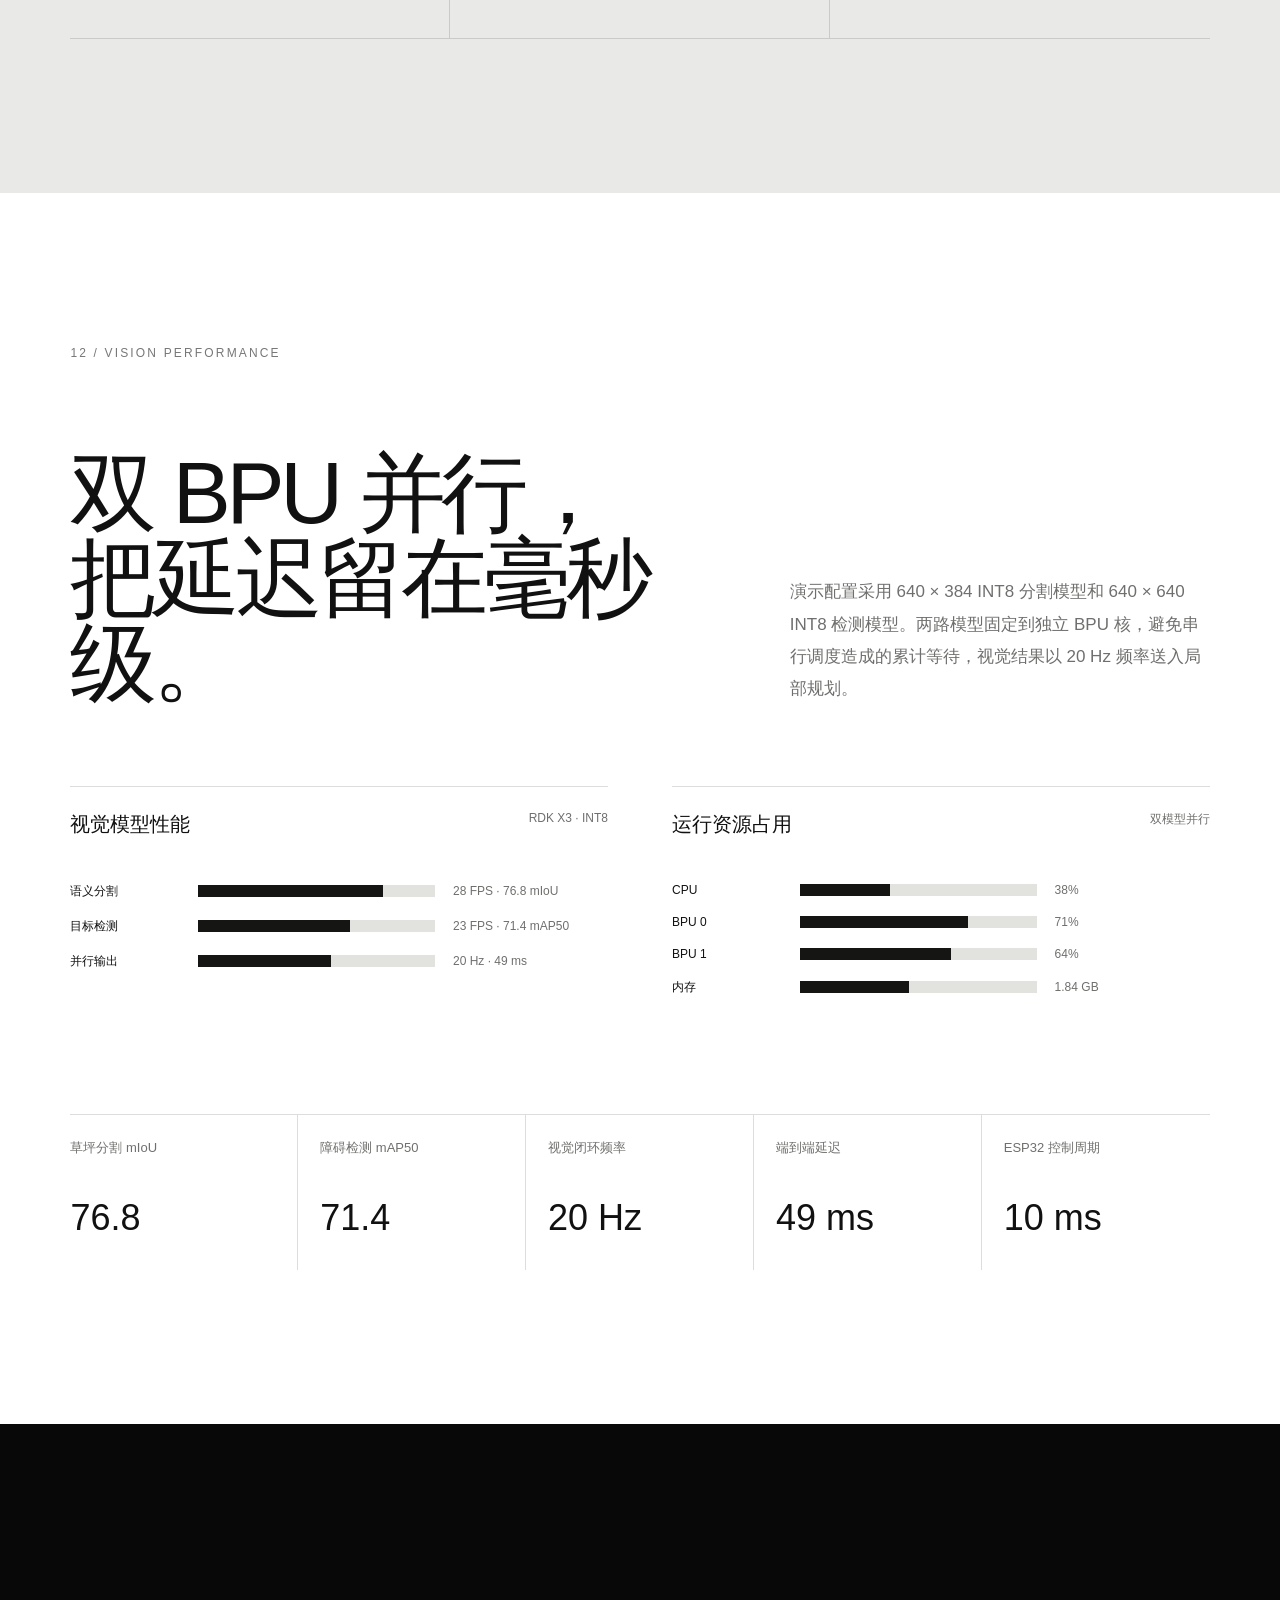
<file: mower.html>
<!DOCTYPE html><html lang="zh-CN"><head><meta charset="UTF-8"><meta name="viewport" content="width=device-width,initial-scale=1"><meta name="description" content="KAYDON 自主割草机项目：RDK X3、双 BPU 视觉感知与自主导航。"><title>自主割草机 · KAYDON</title><link rel="stylesheet" href="css/style.css?v=20261110-2"><link rel="stylesheet" href="assets/pages/autonomous-mower/styles.css?v=20261110-2"></head><body class="mower-page">
<header class="site-header on-light" id="siteHeader"><a class="brand" href="index.html">KAYDON</a><button class="menu-toggle" type="button" aria-label="打开菜单" aria-expanded="false"><span></span><span></span></button><nav class="nav" aria-label="主导航"><a class="nav-link" href="index.html">首页</a><div class="nav-project"><button class="nav-link project-trigger active" type="button" aria-expanded="false">项目</button><div class="project-menu"><p>项目目录</p><a href="mower.html"><span><b>01</b>自主割草机</span><em>当前项目</em></a><a href="chatcode.html"><span><b>02</b>Chat Code</span><em>完整项目 ↗</em></a><a href="kaydonnas_rockx.html"><span><b>03</b>KaydonNAS RockX</span><em>产品介绍 ↗</em></a><a href="works.html"><span><b>04</b>更多项目</span><em>项目档案 ↗</em></a></div></div><a class="nav-link" href="photography.html">摄影</a><a class="nav-link" href="about.html">关于</a><a class="nav-link" href="contact.html">联系</a></nav></header>
<main><section class="mower-hero reveal-section"><p class="section-kicker">PROJECT 01 · VISUAL PERCEPTION</p><h1>自主割草机</h1><div><p>一套以视觉感知为核心的庭院机器人方案。RDK X3 在端侧并行完成草坪分割和障碍检测，融合为可行驶区域与目标信息；ESP32 接收规划指令，完成底盘规控和安全执行。</p><dl><div><dt>视觉主控</dt><dd>RDK X3 · 5 TOPS</dd></div><div><dt>规控平台</dt><dd>ESP32 · 240 MHz</dd></div><div><dt>核心方案</dt><dd>双 BPU 视觉感知</dd></div></dl></div></section>
<figure class="mower-wide"><img loading="lazy" src="assets/pages/autonomous-mower/images/mower-navigation.png" alt="自主割草机在现代庭院中工作"></figure>
<section class="engineering-section constraints-section reveal-section"><div class="engineering-head"><p class="section-kicker">01 / GOALS &amp; CONSTRAINTS</p><h2>先定义边界，<br>再设计系统。</h2><p>项目面向家庭庭院中的低速自主作业。设计重点不是追求单项峰值，而是在算力、功耗、成本、安全和环境适应性之间建立可持续运行的平衡。</p></div><div class="constraint-grid"><article><span>环境</span><h3>非结构化草坪</h3><p>需要适应阴影、落叶、泥土、草石边界和光照变化。</p></article><article><span>响应</span><h3>端侧实时闭环</h3><p>关键感知与控制在设备侧完成，避免依赖网络连接。</p></article><article><span>功耗</span><h3>移动平台预算</h3><p>计算、驱动与刀盘共享电池，峰值功耗和散热必须受控。</p></article><article><span>安全</span><h3>失效进入安全态</h3><p>通信、感知或控制异常时优先停止行走与刀盘。</p></article></div></section>
<section class="architecture-section reveal-section"><div class="engineering-head"><p class="section-kicker">02 / VISUAL ARCHITECTURE</p><h2>视觉先理解环境，<br>规控再执行动作。</h2><p>前视相机数据进入 RDK X3，双 BPU 分别运行分割和检测模型，CPU 完成后处理、融合与路径决策。ESP32 通过 UART 接收速度和刀盘指令，以 100 Hz 控制周期执行运动闭环。</p></div><div class="system-flow" role="img" aria-label="割草机器人视觉方案：相机进入RDK X3双BPU视觉感知，再由ESP32执行底盘控制"><div class="flow-column"><small>VISION INPUT</small><b>1080P 前视相机</b><b>30 FPS 图像流</b><b>120° 水平视场</b></div><i>→</i><div class="flow-column primary"><small>VISUAL CORE</small><strong>RDK X3</strong><b>BPU 0 · 语义分割</b><b>BPU 1 · 目标检测</b><b>CPU · 融合与规划</b></div><i>→</i><div class="flow-column"><small>MOTION CONTROL</small><strong>ESP32</strong><b>100 Hz 速度闭环</b><b>安全状态机</b><b>执行器联锁</b></div><i>→</i><div class="flow-column"><small>ACTUATION</small><b>左右轮电机</b><b>刀盘电机</b><b>急停 / 制动</b></div></div></section>
<section class="hardware-section reveal-section"><div class="engineering-head"><p class="section-kicker">03 / VISION HARDWARE</p><h2>以 RDK X3 为中心的<br>视觉硬件布局。</h2><p>相机、视觉主控和规控板分层部署：RDK X3 获得稳定散热与短距离图像链路，ESP32 靠近电机驱动与安全输入，降低高电流执行系统对视觉信号的干扰。</p></div><div class="hardware-layout"><figure class="hardware-photo"><img loading="lazy" src="assets/pages/autonomous-mower/images/mower-internal-layout.png" alt="自主割草机内部硬件布局视觉"><figcaption>整机内部布局视觉示意</figcaption></figure><div class="hardware-list"><article><b>前视视觉</b><span>1920 × 1080 · 30 FPS · 120° FOV</span></article><article><b>视觉主控</b><span>RDK X3 · 双 BPU · 5 TOPS</span></article><article><b>规控核心</b><span>ESP32 · 双核 LX6 · 240 MHz</span></article><article><b>定位输入</b><span>6 轴 IMU + 双路增量编码器</span></article><article><b>执行系统</b><span>双轮差速驱动 + 独立刀盘电机</span></article></div></div></section>
<section data-header-theme="dark" class="platform-section reveal-section"><div class="platform-copy"><p class="section-kicker">01 / COMPUTING PLATFORM</p><h2>RDK X3<br>端侧计算核心</h2><p>旭日 X3 将通用计算、AI 加速与视频处理集成在一块紧凑平台中。相机数据无需上传云端，感知和决策链路都在设备侧闭环完成，降低网络依赖与响应等待。</p><a class="source-link" href="https://developer.d-robotics.cc/en/rdkx3" target="_blank" rel="noreferrer">RDK X3 官方资料 ↗</a></div><figure class="platform-image clean-caption"><img loading="lazy" src="assets/pages/autonomous-mower/images/rdk-x3-platform.png" alt="RDK X3 类开发板技术视觉"><figcaption>平台技术视觉 · 非产品实拍</figcaption></figure><div class="platform-specs"><article><strong>5 TOPS</strong><span>双核 BPU AI 算力</span></article><article><strong>4 × A53</strong><span>四核 ARM CPU</span></article><article><strong>2 / 4 GB</strong><span>LPDDR4 内存</span></article><article><strong>4K · 60fps</strong><span>H.265 视频编解码</span></article></div></section>
<section data-header-theme="dark" class="chip-detail cpu-detail reveal-section"><div class="chip-copy"><p class="section-kicker">02 / CPU</p><h2>四核 Cortex-A53，<br>承担系统调度。</h2><p>四核 ARM Cortex-A53 最高运行至 1.5 GHz，负责 Linux 系统、传感器管理、双路推理任务编排，以及分割与检测结果融合。NEON SIMD 可加速图像预处理和几何运算，硬件多媒体单元进一步减少视频编解码对 CPU 的占用。</p><ul><li><b>4 核</b><span>并行处理控制、通信与规划线程</span></li><li><b>1.5 GHz</b><span>RDK X3 当前产品规格最高频率</span></li><li><b>NEON</b><span>向量化图像预处理与矩阵计算</span></li><li><b>Linux</b><span>支持 Ubuntu 20.04 / 22.04</span></li></ul></div><figure><img loading="lazy" src="assets/pages/autonomous-mower/images/rdk-x3-cpu.png" alt="四核嵌入式 CPU 技术视觉"><figcaption>四核 CPU 架构视觉示意</figcaption></figure></section>
<section data-header-theme="dark" class="chip-detail bpu-detail reveal-section"><div class="chip-copy"><p class="section-kicker">03 / BPU</p><h2>双核 Bernoulli，<br>让视觉并行发生。</h2><p>两颗 BPU 基于 Bernoulli 架构，总计提供 5 TOPS 端侧 AI 算力。项目采用单帧单核调度：每个模型固定到独立 BPU，减少高频任务之间的资源竞争，并使两条感知链路持续并行。</p><ul><li><b>BPU 0</b><span>语义分割 · 生成可行驶区域 Mask</span></li><li><b>BPU 1</b><span>目标检测 · 输出类别、置信度与 Box</span></li><li><b>5 TOPS</b><span>双核 BPU 等效峰值算力</span></li><li><b>隔离调度</b><span>两模型独立执行，CPU 侧融合</span></li></ul></div><figure><img loading="lazy" src="assets/pages/autonomous-mower/images/rdk-x3-dual-bpu.png" alt="双核 BPU 并行计算技术视觉"><figcaption>双 BPU 并行推理视觉示意</figcaption></figure></section>
<section class="bpu-section reveal-section"><div class="bpu-head"><p class="section-kicker">04 / PERCEPTION DATA</p><h2>一个理解地面，<br>一个发现目标。</h2><p>分割模型给出连续空间结构，检测模型补充目标级语义。CPU 将两路输出投影到同一局部坐标系，再交给规划器生成安全路径。</p></div><div class="pipeline"><div class="pipe-source"><small>CAMERA</small><strong>图像帧</strong></div><div class="pipe-arrow">→</div><article class="bpu-card segmentation"><header><span>BPU 0</span><b>语义分割</b></header><p>逐像素区分草地、边界与不可通行区域。</p><div class="seg-preview"><i></i><i></i><i></i></div><ul><li><span>草地区域</span><b>72%</b></li><li><span>边界区域</span><b>17%</b></li><li><span>不可通行</span><b>11%</b></li></ul></article><article class="bpu-card detection"><header><span>BPU 1</span><b>目标检测</b></header><p>识别人、宠物、树木与低矮散落物。</p><div class="detect-preview"><i></i><i></i><i></i><span>OBSTACLE · 0.91</span></div><ul><li><span>有效目标</span><b>3</b></li><li><span>最近距离</span><b>1.8 m</b></li><li><span>规划状态</span><b>绕行</b></li></ul></article><div class="pipe-arrow">→</div><div class="pipe-source"><small>CPU FUSION</small><strong>局部地图</strong></div></div><p class="sample-note">单帧示例数据用于说明输出结构，不代表最终模型实测指标。</p></section>
<section class="model-section reveal-section"><div class="model-title"><p class="section-kicker">05 / MODEL DESIGN</p><h2>模型设计</h2></div><div class="model-grid"><article><span>SEGMENTATION</span><h3>轻量语义分割</h3><p>输入前视 RGB 画面，输出像素级类别掩码。训练场景覆盖草坪阴影、强光、落叶、泥土和草石边界，重点降低复杂光照下的区域误判。</p><dl><div><dt>输出</dt><dd>Pixel Mask</dd></div><div><dt>用途</dt><dd>边界 / 覆盖规划</dd></div><div><dt>部署</dt><dd>BPU 0</dd></div></dl></article><article><span>DETECTION</span><h3>实时目标检测</h3><p>输出目标类别、置信度与边界框。训练重点包括小型玩具、石块、宠物和低矮障碍，并通过连续帧一致性抑制瞬时误检。</p><dl><div><dt>输出</dt><dd>Box + Class</dd></div><div><dt>用途</dt><dd>减速 / 绕行 / 停止</dd></div><div><dt>部署</dt><dd>BPU 1</dd></div></dl></article></div></section>
<section class="navigation-section reveal-section"><div class="engineering-head"><p class="section-kicker">09 / LOCALIZATION &amp; PLANNING</p><h2>知道自己在哪，<br>也知道下一步去哪。</h2><p>系统以轮速里程计和 IMU 提供连续运动估计，将视觉分割得到的边界更新到局部地图。覆盖规划生成规则割草轨迹，检测到障碍后由局部规划器完成减速、绕行和回归原路径。</p></div><div class="planning-layout"><div class="route-visual" role="img" aria-label="草坪覆盖路径规划示意"><span class="route-obstacle one"></span><span class="route-obstacle two"></span><i></i><b>START</b><em>GOAL</em></div><ol><li><span>01</span><div><b>状态估计</b><p>融合 IMU 与轮速编码器，获得位置、航向和速度。</p></div></li><li><span>02</span><div><b>局部建图</b><p>将草坪边界和障碍物投影到机器人坐标系。</p></div></li><li><span>03</span><div><b>覆盖规划</b><p>按作业区域生成低重复率的往复式覆盖路径。</p></div></li><li><span>04</span><div><b>动态重规划</b><p>障碍出现时生成局部绕行轨迹，再返回原作业线路。</p></div></li></ol></div></section>
<section data-header-theme="dark" class="control-section reveal-section"><div class="engineering-head"><p class="section-kicker">10 / ESP32 MOTION CONTROL</p><h2>RDK X3 负责看，<br>ESP32 负责稳稳执行。</h2><p>RDK X3 以 20 Hz 下发线速度、角速度和刀盘状态，ESP32 以 100 Hz 运行双轮 PID。连续 300 ms 未收到视觉主控心跳时，ESP32 独立关闭行走与刀盘输出。</p></div><div class="control-loop"><article><span>RDK X3</span><h3>视觉与规划</h3><p>20 Hz 目标速度 / 模式 / 心跳</p></article><i>UART<br>921600 bps</i><article><span>ESP32</span><h3>实时规控</h3><p>100 Hz PID / 状态机 / 看门狗</p></article><i>PWM<br>ENCODER</i><article><span>ACTUATOR</span><h3>执行机构</h3><p>左右轮 / 刀盘 / 硬件制动</p></article></div><figure class="control-photo"><img loading="lazy" src="assets/pages/autonomous-mower/images/esp32-motion-control.png" alt="ESP32 底盘规控与双电机驱动视觉"><figcaption>ESP32 规控与电机驱动视觉示意</figcaption></figure></section>
<section class="safety-section reveal-section"><div class="engineering-head"><p class="section-kicker">11 / SAFETY</p><h2>任何异常，<br>都先回到安全状态。</h2><p>安全链路不依赖单一视觉模型。机械传感器、ESP32 状态机与上层感知共同决定行走和刀盘使能，关键故障触发后必须人工确认或满足恢复条件才允许继续作业。</p></div><div class="safety-grid"><article><span>01</span><h3>人体与宠物</h3><p>检测到高风险目标后减速、停车并保持安全距离。</p></article><article><span>02</span><h3>碰撞与抬升</h3><p>硬件输入直接触发底层联锁，优先关闭刀盘。</p></article><article><span>03</span><h3>通信超时</h3><p>ESP32 看门狗在失去上层心跳后停止全部执行机构。</p></article><article><span>04</span><h3>姿态异常</h3><p>侧翻、倾角超限或轮速异常时进入故障锁定。</p></article><article><span>05</span><h3>低电量</h3><p>预留安全电量返回充电区域，欠压时禁止启动刀盘。</p></article><article><span>06</span><h3>硬件急停</h3><p>独立急停链路切断驱动使能，不依赖软件响应。</p></article></div></section>
<section class="test-section reveal-section"><div class="engineering-head"><p class="section-kicker">12 / VISION PERFORMANCE</p><h2>双 BPU 并行，<br>把延迟留在毫秒级。</h2><p>演示配置采用 640 × 384 INT8 分割模型和 640 × 640 INT8 检测模型。两路模型固定到独立 BPU 核，避免串行调度造成的累计等待，视觉结果以 20 Hz 频率送入局部规划。</p></div><div class="test-dashboard"><article><header><h3>视觉模型性能</h3><span>RDK X3 · INT8</span></header><div class="chart-placeholder data-bars"><div><b>语义分割</b><i style="--bar:78%"></i><span>28 FPS · 76.8 mIoU</span></div><div><b>目标检测</b><i style="--bar:64%"></i><span>23 FPS · 71.4 mAP50</span></div><div><b>并行输出</b><i style="--bar:56%"></i><span>20 Hz · 49 ms</span></div></div></article><article><header><h3>运行资源占用</h3><span>双模型并行</span></header><div class="chart-placeholder data-bars"><div><b>CPU</b><i style="--bar:38%"></i><span>38%</span></div><div><b>BPU 0</b><i style="--bar:71%"></i><span>71%</span></div><div><b>BPU 1</b><i style="--bar:64%"></i><span>64%</span></div><div><b>内存</b><i style="--bar:46%"></i><span>1.84 GB</span></div></div></article></div><div class="metric-placeholders"><span>草坪分割 mIoU<br><b>76.8</b></span><span>障碍检测 mAP50<br><b>71.4</b></span><span>视觉闭环频率<br><b>20 Hz</b></span><span>端到端延迟<br><b>49 ms</b></span><span>ESP32 控制周期<br><b>10 ms</b></span></div></section>
<section data-header-theme="dark" class="feature feature-dark reveal-section"><div class="feature-copy"><p class="section-kicker">13 / FIELD TEST</p><h2>从感知，<br>走向行动。</h2><p>分割结果约束可行驶区域，检测结果提供动态安全边界。规划器同时读取两路信息，在树木、石块与临时障碍间持续修正轨迹。</p></div><figure class="feature-media"><img loading="lazy" src="assets/pages/autonomous-mower/images/mower-obstacle-avoidance.png" alt="割草机绕过树木"></figure></section><section class="mower-gallery reveal-section"><img loading="lazy" src="assets/pages/autonomous-mower/images/mower-all-terrain.png" alt="割草机在坡地工作"><div><p class="section-kicker">14 / TERRAIN</p><h2>坡地与湿草，<br>仍然稳定通过。</h2><p>视觉感知之外，底盘控制持续读取姿态与轮速信息，使转向和牵引策略适应不同地表条件。</p></div></section><section class="closing reveal-section"><p>项目仍在持续迭代。</p><a class="text-link" href="index.html">返回首页 <span>↗</span></a></section></main><footer class="site-footer"><div class="footer-identity"><a class="footer-brand" href="index.html">KAYDON</a><nav class="footer-links" aria-label="外部平台"><a href="https://github.com/Liang-Kaidong/" target="_blank" rel="noopener noreferrer">GITHUB ↗</a><a href="https://blog.csdn.net/2401_88324294?spm=1000.2115.3001.5343" target="_blank" rel="noopener noreferrer">CSDN ↗</a></nav></div><p>AUTONOMOUS MOWER · 2026</p><p>© 2026 KAYDON. ALL RIGHTS RESERVED.</p></footer><script src="js/main.js?v=20261110-2"></script><script src="assets/pages/autonomous-mower/scripts.js?v=20261110-2"></script></body></html>
</file>
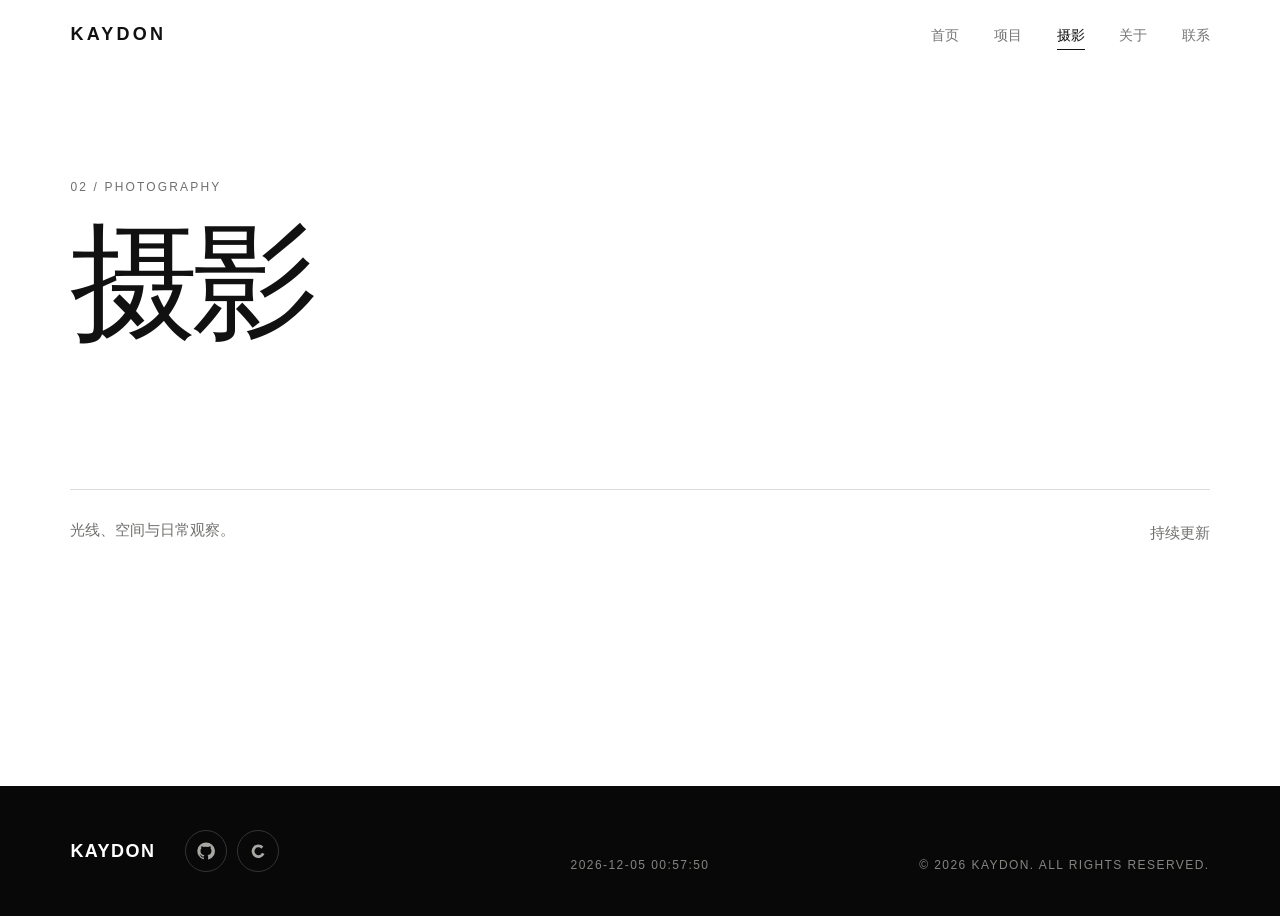
<file: photography.html>
<!DOCTYPE html>
<html lang="zh-CN">
<head>
  <meta charset="UTF-8"><meta name="viewport" content="width=device-width, initial-scale=1.0">
  <meta name="description" content="KAYDON 的摄影作品与视觉记录。"><title>摄影 · KAYDON</title><link rel="stylesheet" href="css/style.css?v=20261110-2">
</head>
<body class="placeholder-page">
  <header class="site-header" id="siteHeader"><a class="brand" href="index.html">KAYDON</a><button class="menu-toggle" type="button" aria-label="打开菜单" aria-expanded="false"><span></span><span></span></button><nav class="nav" aria-label="主导航"><a class="nav-link" href="index.html">首页</a><div class="nav-project"><button class="nav-link project-trigger" type="button" aria-expanded="false">项目</button><div class="project-menu"><p>项目目录</p><a href="mower.html"><span><b>01</b>自主割草机</span><em>完整项目 ↗</em></a><a href="chatcode.html"><span><b>02</b>Chat Code</span><em>完整项目 ↗</em></a><a href="kaydonnas_rockx.html"><span><b>03</b>KaydonNAS RockX</span><em>产品介绍 ↗</em></a><a href="works.html"><span><b>04</b>更多项目</span><em>项目档案 ↗</em></a></div></div><a class="nav-link active" href="photography.html">摄影</a><a class="nav-link" href="about.html">关于</a><a class="nav-link" href="contact.html">联系</a></nav></header>
  <main><p class="page-label">02 / PHOTOGRAPHY</p><h1 class="placeholder-title">摄影</h1><div class="placeholder-bottom"><p>光线、空间与日常观察。</p><span>持续更新</span></div></main><footer class="site-footer"><div class="footer-identity"><a class="footer-brand" href="index.html">KAYDON</a><nav class="footer-links" aria-label="外部平台"><a href="https://github.com/Liang-Kaidong/" target="_blank" rel="noopener noreferrer">GITHUB ↗</a><a href="https://blog.csdn.net/2401_88324294?spm=1000.2115.3001.5343" target="_blank" rel="noopener noreferrer">CSDN ↗</a></nav></div><p>PROJECTS · PHOTOGRAPHY</p><p>© 2026 KAYDON. ALL RIGHTS RESERVED.</p></footer>
  <script src="js/main.js?v=20261110-2"></script>
</body>
</html>
</file>
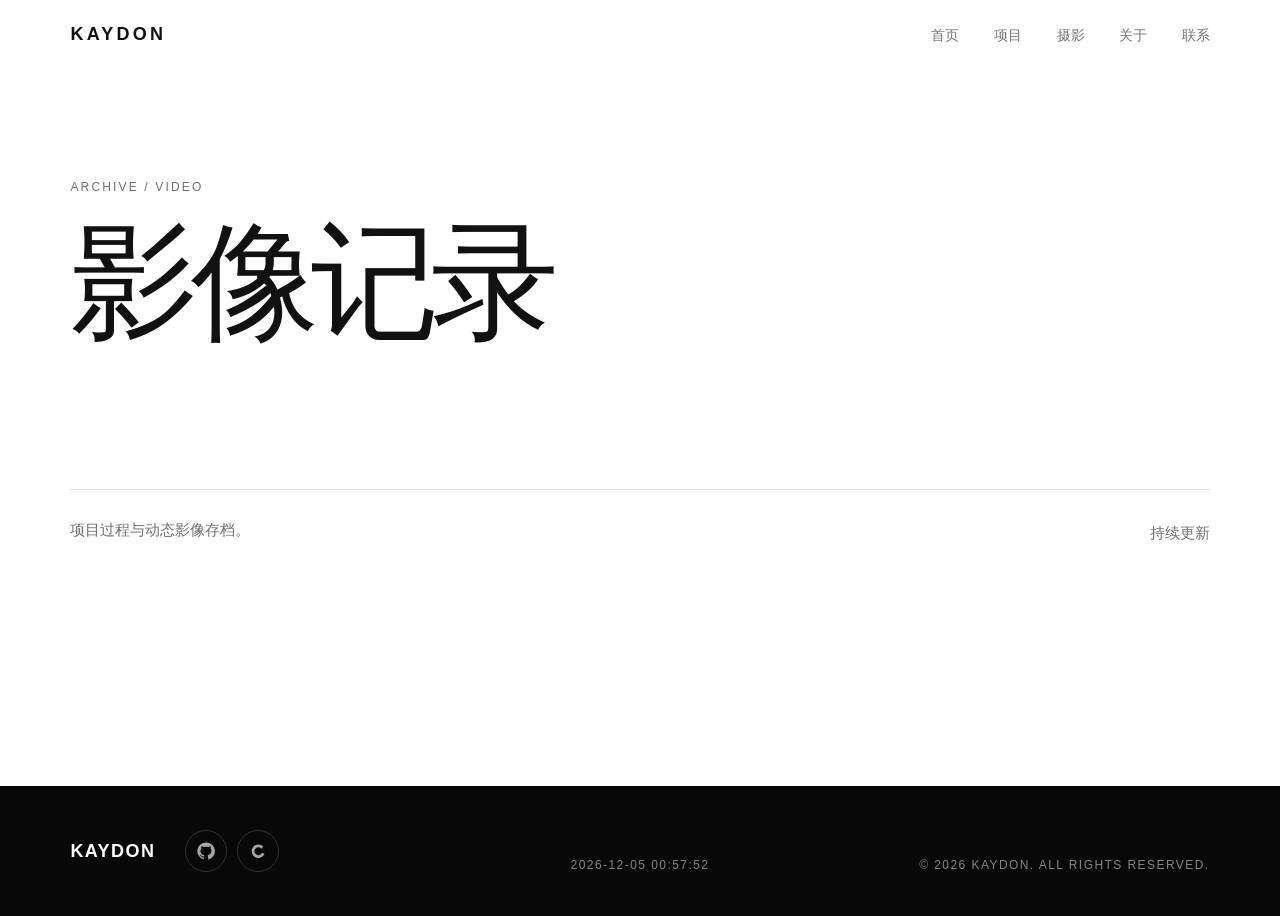
<file: videos.html>
<!DOCTYPE html>
<html lang="zh-CN">
<head>
  <meta charset="UTF-8"><meta name="viewport" content="width=device-width, initial-scale=1.0">
  <meta name="description" content="KAYDON 的影像作品与动态记录。"><title>影像 · KAYDON</title><link rel="stylesheet" href="css/style.css?v=20261110-2">
</head>
<body class="placeholder-page">
  <header class="site-header" id="siteHeader"><a class="brand" href="index.html">KAYDON</a><button class="menu-toggle" type="button" aria-label="打开菜单" aria-expanded="false"><span></span><span></span></button><nav class="nav" aria-label="主导航"><a class="nav-link" href="index.html">首页</a><div class="nav-project"><button class="nav-link project-trigger" type="button" aria-expanded="false">项目</button><div class="project-menu"><p>项目目录</p><a href="mower.html"><span><b>01</b>自主割草机</span><em>完整项目 ↗</em></a><a href="chatcode.html"><span><b>02</b>Chat Code</span><em>完整项目 ↗</em></a><a href="kaydonnas_rockx.html"><span><b>03</b>KaydonNAS RockX</span><em>产品介绍 ↗</em></a><a href="works.html"><span><b>04</b>更多项目</span><em>项目档案 ↗</em></a></div></div><a class="nav-link" href="photography.html">摄影</a><a class="nav-link" href="about.html">关于</a><a class="nav-link" href="contact.html">联系</a></nav></header>
  <main><p class="page-label">ARCHIVE / VIDEO</p><h1 class="placeholder-title">影像记录</h1><div class="placeholder-bottom"><p>项目过程与动态影像存档。</p><span>持续更新</span></div></main><footer class="site-footer"><div class="footer-identity"><a class="footer-brand" href="index.html">KAYDON</a><nav class="footer-links" aria-label="外部平台"><a href="https://github.com/Liang-Kaidong/" target="_blank" rel="noopener noreferrer">GITHUB ↗</a><a href="https://blog.csdn.net/2401_88324294?spm=1000.2115.3001.5343" target="_blank" rel="noopener noreferrer">CSDN ↗</a></nav></div><p>PROJECTS · PHOTOGRAPHY</p><p>© 2026 KAYDON. ALL RIGHTS RESERVED.</p></footer>
  <script src="js/main.js?v=20261110-2"></script>
</body>
</html>
</file>
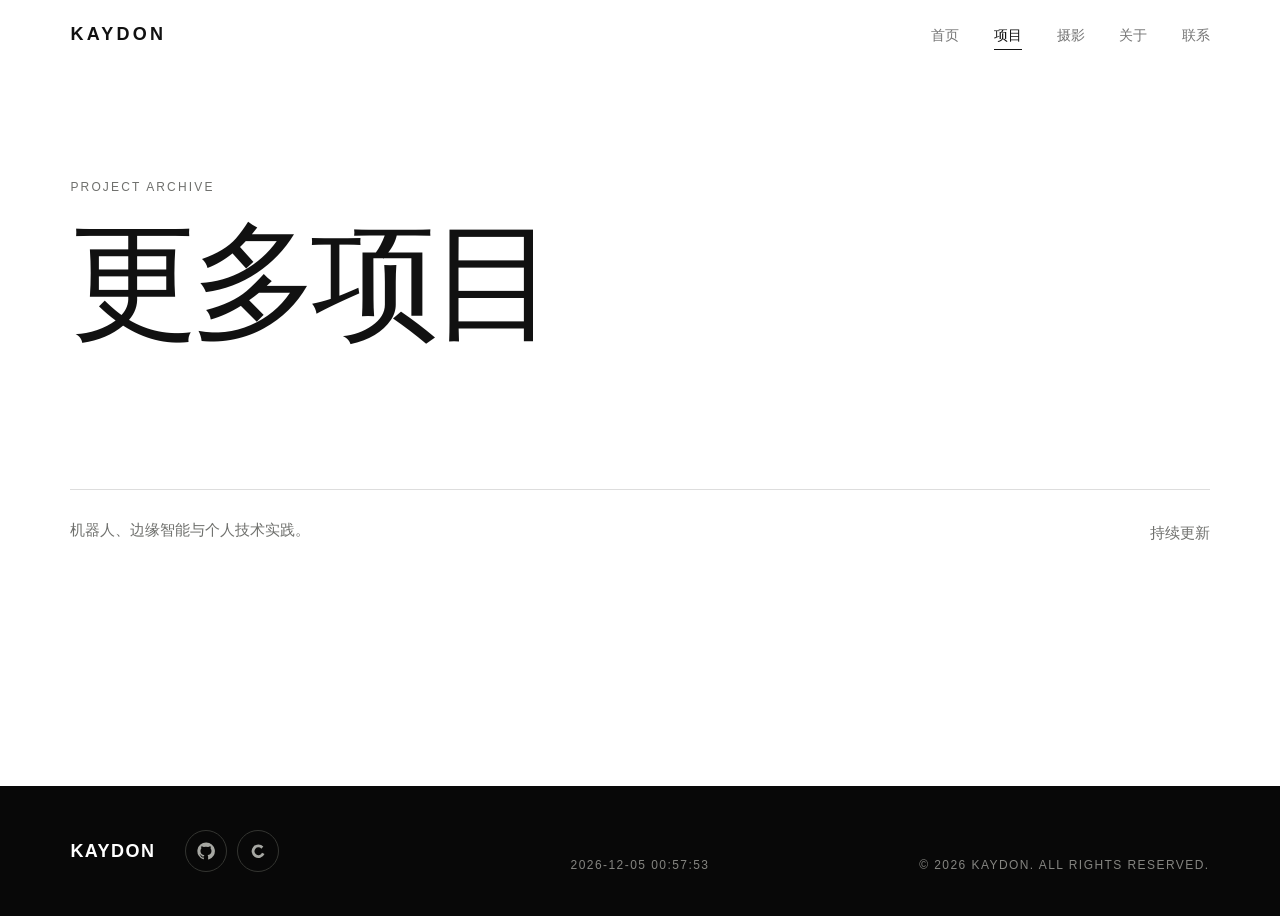
<file: works.html>
<!DOCTYPE html>
<html lang="zh-CN">
<head>
  <meta charset="UTF-8"><meta name="viewport" content="width=device-width, initial-scale=1.0">
  <meta name="description" content="浏览 KAYDON 的更多项目与创作档案。"><title>更多项目 · KAYDON</title><link rel="stylesheet" href="css/style.css?v=20261110-2">
</head>
<body class="placeholder-page">
  <header class="site-header" id="siteHeader"><a class="brand" href="index.html">KAYDON</a><button class="menu-toggle" type="button" aria-label="打开菜单" aria-expanded="false"><span></span><span></span></button><nav class="nav" aria-label="主导航"><a class="nav-link" href="index.html">首页</a><div class="nav-project"><button class="nav-link project-trigger active" type="button" aria-expanded="false">项目</button><div class="project-menu"><p>项目目录</p><a href="mower.html"><span><b>01</b>自主割草机</span><em>完整项目 ↗</em></a><a href="chatcode.html"><span><b>02</b>Chat Code</span><em>完整项目 ↗</em></a><a href="kaydonnas_rockx.html"><span><b>03</b>KaydonNAS RockX</span><em>产品介绍 ↗</em></a><a href="works.html"><span><b>04</b>更多项目</span><em>当前页面</em></a></div></div><a class="nav-link" href="photography.html">摄影</a><a class="nav-link" href="about.html">关于</a><a class="nav-link" href="contact.html">联系</a></nav></header>
  <main><p class="page-label">PROJECT ARCHIVE</p><h1 class="placeholder-title">更多项目</h1><div class="placeholder-bottom"><p>机器人、边缘智能与个人技术实践。</p><span>持续更新</span></div></main><footer class="site-footer"><div class="footer-identity"><a class="footer-brand" href="index.html">KAYDON</a><nav class="footer-links" aria-label="外部平台"><a href="https://github.com/Liang-Kaidong/" target="_blank" rel="noopener noreferrer">GITHUB ↗</a><a href="https://blog.csdn.net/2401_88324294?spm=1000.2115.3001.5343" target="_blank" rel="noopener noreferrer">CSDN ↗</a></nav></div><p>PROJECTS · PHOTOGRAPHY</p><p>© 2026 KAYDON. ALL RIGHTS RESERVED.</p></footer>
  <script src="js/main.js?v=20261110-2"></script>
</body>
</html>
</file>
<file: css/style.css>
/* Shared foundation: tokens, navigation, footer and common motion. */
:root{--black:#080808;--white:#fff;--soft:#f3f3f1;--ink:#111;--muted:#6f706d;--line:rgba(17,17,17,.14);--pad:clamp(24px,5.5vw,104px)}
*{box-sizing:border-box;margin:0;padding:0}
html{scroll-behavior:smooth}
body{overflow-x:hidden;background:var(--white);color:var(--ink);font-family:"MiSans","Microsoft YaHei",Arial,sans-serif;-webkit-font-smoothing:antialiased}
a{color:inherit;text-decoration:none}img{display:block;width:100%}button{font:inherit}
.site-header{position:fixed;inset:0 0 auto;z-index:100;height:76px;padding:0 var(--pad);display:flex;align-items:center;justify-content:space-between;color:#fff;background:rgba(0,0,0,.08);backdrop-filter:blur(20px);transition:height .4s,color .4s,background .4s}
.site-header.on-light,.placeholder-page .site-header{height:68px;color:var(--ink);background:rgba(255,255,255,.76)}
.brand{font-size:18px;font-weight:700;letter-spacing:.18em}.nav{display:flex;gap:clamp(18px,2.7vw,40px)}
.nav-link{position:relative;padding:25px 0 21px;font-size:14px;opacity:.58;transition:opacity .25s}.nav-link:hover,.nav-link.active{opacity:1}.nav-link::after{position:absolute;right:0;bottom:16px;left:0;height:1px;background:currentColor;content:"";transform:scaleX(0);transition:transform .3s}.nav-link:hover::after,.nav-link.active::after{transform:scaleX(1)}
.menu-toggle{display:none;border:0;background:none;color:inherit}.menu-toggle span{display:block;width:22px;height:1px;margin:6px;background:currentColor}
.section-kicker{font-size:12px!important;letter-spacing:.18em;text-transform:uppercase;color:#777}
.site-footer{display:grid;grid-template-columns:1fr auto 1fr;align-items:end;gap:40px;padding:44px var(--pad);background:#080808;color:#858581;font-size:12px;letter-spacing:.12em}.footer-identity{display:flex;align-items:center;gap:30px}.site-footer .footer-brand{color:#fff;font-size:18px;font-weight:700}.footer-links{display:flex;gap:10px}.footer-links a{width:42px;height:42px;display:grid;place-items:center;border:1px solid #343531;border-radius:50%;color:#a7a8a3;transition:border-color .25s,color .25s,transform .25s}.footer-links a:hover{border-color:#fff;color:#fff;transform:translateY(-3px)}.footer-links svg{width:18px;height:18px;fill:currentColor}.site-footer p:last-child{justify-self:end;white-space:nowrap}
.placeholder-page{min-height:100vh;background:var(--white)}.placeholder-page main{min-height:calc(100vh - 114px);padding:180px var(--pad) 80px}.page-label{margin-bottom:30px;color:var(--muted);font-size:12px;letter-spacing:.18em}.placeholder-title{max-width:1100px;font-size:clamp(70px,10vw,160px);font-weight:400;line-height:.9;letter-spacing:-.06em}.placeholder-bottom{display:flex;justify-content:space-between;align-items:end;margin-top:150px;padding-top:26px;border-top:1px solid var(--line);color:var(--muted);font-size:15px}.placeholder-bottom p{max-width:460px;line-height:1.8}
.reveal-section{opacity:0;transform:translateY(36px);transition:opacity .9s ease,transform .9s cubic-bezier(.22,1,.36,1)}.reveal-section.is-visible{opacity:1;transform:none}
@media(prefers-reduced-motion:reduce){html{scroll-behavior:auto}.reveal-section{opacity:1;transform:none}*,*::before{animation-duration:.01ms!important;transition-duration:.01ms!important}}
.nav-project{position:relative;display:flex;align-items:center}.project-trigger{border:0;background:none;color:inherit;font-family:inherit;cursor:pointer}.project-trigger>span{display:inline-block;margin-left:5px;font-size:11px;transition:transform .25s}.nav-project.open .project-trigger>span,.nav-project:hover .project-trigger>span{transform:rotate(180deg)}
.project-menu{position:absolute;top:62px;left:50%;width:min(440px,calc(100vw - 48px));padding:22px;background:rgba(255,255,255,.97);color:var(--ink);box-shadow:0 22px 60px rgba(0,0,0,.14);opacity:0;visibility:hidden;transform:translate(-50%,10px);transition:.25s;backdrop-filter:blur(24px)}.nav-project:hover .project-menu,.nav-project:focus-within .project-menu,.nav-project.open .project-menu{opacity:1;visibility:visible;transform:translate(-50%,0)}.project-menu>p{padding:0 4px 14px;color:var(--muted);font-size:12px;letter-spacing:.12em}.project-menu>a{display:flex;align-items:center;justify-content:space-between;padding:18px 4px;border-top:1px solid var(--line);font-size:15px}.project-menu>a:hover{padding-right:9px}.project-menu b{margin-right:22px;color:#9a9a96;font-size:12px;font-weight:400}.project-menu em{color:var(--muted);font-size:12px;font-style:normal}
.site-header,.site-header.on-light,.placeholder-page .site-header{background:rgba(255,255,255,.035);backdrop-filter:blur(28px) saturate(135%);-webkit-backdrop-filter:blur(28px) saturate(135%)}
.site-header.over-video{background:transparent;backdrop-filter:none;-webkit-backdrop-filter:none}
.project-trigger>span{display:none}.nav-project.open .project-trigger>span,.nav-project:hover .project-trigger>span{transform:none}
.visually-hidden{position:absolute!important;width:1px;height:1px;padding:0;margin:-1px;overflow:hidden;clip:rect(0,0,0,0);white-space:nowrap;border:0}
@media(max-width:820px){.site-header{height:64px}.nav{position:absolute;top:64px;right:0;left:0;padding:22px var(--pad) 30px;display:none;flex-direction:column;gap:0;background:rgba(255,255,255,.98);color:var(--ink)}.site-header.menu-open .nav{display:flex}.nav-link{padding:14px 0}.nav-link::after{display:none}.menu-toggle{display:block}.site-footer{grid-template-columns:1fr;gap:20px}.footer-identity{align-items:flex-start;flex-direction:column;gap:18px}.site-footer p:last-child{justify-self:start;white-space:normal}.nav-project{display:block}.project-menu{position:static;top:auto;left:auto;width:100%;padding:4px 0 14px;display:none;background:transparent;box-shadow:none;backdrop-filter:none;-webkit-backdrop-filter:none;opacity:1;visibility:visible;transform:none}.nav-project.open .project-menu{display:block;transform:none}.project-trigger{width:100%;text-align:left}}
@media(max-width:520px){.placeholder-bottom{align-items:flex-start;flex-direction:column;gap:45px}.project-menu em{display:none}}
</file>
<file: assets/pages/home/styles.css>
/* Home page. */
.hero{position:relative;height:100vh;min-height:620px;overflow:hidden;background:#000}.hero-video,.hero-overlay{position:absolute;inset:0;width:100%;height:100%}.hero-video{object-fit:cover}.hero-overlay{background:linear-gradient(180deg,rgba(0,0,0,.18),transparent 55%,rgba(0,0,0,.3));pointer-events:none}
.home-project{padding:clamp(90px,11vw,180px) var(--pad);background:#fff}.home-project-head{display:grid;grid-template-columns:1fr 1fr;gap:5vw;align-items:end;margin-bottom:80px}.home-project-head .section-kicker{grid-column:1/-1}.home-project h2{font-size:clamp(66px,10vw,160px);font-weight:400;line-height:.9;letter-spacing:-.06em}.home-project-head>p:last-child{max-width:560px;color:var(--muted);font-size:18px;line-height:1.9}.home-project-image{position:relative;display:block;overflow:hidden}.home-project-image img{aspect-ratio:16/9;object-fit:cover;transition:transform 1s cubic-bezier(.22,1,.36,1)}.home-project-image:hover img{transform:scale(1.02)}.home-project-image span{position:absolute;right:24px;bottom:22px;padding:12px 16px;background:rgba(0,0,0,.72);color:#fff;font-size:14px;backdrop-filter:blur(12px)}.home-project-meta{display:flex;justify-content:space-between;padding-top:18px;color:var(--muted);font-size:12px;letter-spacing:.14em}.home-more{padding:clamp(100px,12vw,180px) var(--pad);display:flex;align-items:flex-end;justify-content:space-between;background:#e8e9e5}.home-more p{max-width:880px;font-size:clamp(48px,6.7vw,108px);line-height:1.05;letter-spacing:-.05em}
.project-index{padding:clamp(90px,11vw,170px) var(--pad);background:#e8e9e5}.project-index-head{display:grid;grid-template-columns:1fr auto;align-items:end;margin-bottom:65px}.project-index-head .section-kicker{grid-column:1/-1;margin-bottom:24px}.project-index-head h2{font-size:clamp(58px,8vw,124px);font-weight:400;line-height:.92;letter-spacing:-.055em}.project-index-head>span{color:var(--muted);font-size:13px}.project-index-item{position:relative;display:grid;grid-template-columns:.7fr 1.3fr;gap:6vw;align-items:center;padding:30px 0;border-top:1px solid var(--line);border-bottom:1px solid var(--line)}.project-index-item>div>span{color:var(--muted);font-size:12px}.project-index-item h3{margin:55px 0 14px;font-size:clamp(34px,4vw,64px);font-weight:400}.project-index-item p{color:var(--muted);font-size:13px;letter-spacing:.11em}.project-index-item img{aspect-ratio:16/9;object-fit:cover;transition:transform .7s cubic-bezier(.22,1,.36,1)}.project-index-item:hover img{transform:scale(.985)}.project-index-item em{position:absolute;right:20px;bottom:48px;color:#fff;font-size:13px;font-style:normal;text-shadow:0 1px 12px #000}.home-project{padding-top:clamp(70px,8vw,125px)}
@media(max-width:820px){.project-index-item{grid-template-columns:1fr}.project-index-item h3{margin:30px 0 12px}.project-index-item em{right:15px;bottom:48px}}
.home-project-software h2{font-size:clamp(56px,7.5vw,136px);white-space:nowrap}
.home-page #chatcode-preview,.home-page #chatcode-index{scroll-margin-top:100px}
.home-project-image.software-preview img{aspect-ratio:auto;height:auto;object-fit:contain;border-radius:12px;transform:none}
.home-project-image.software-preview:hover img{transform:none}
.home-project-image.software-preview{padding-bottom:clamp(64px,6vw,90px)}
.software-thumbnail{padding:clamp(16px,2vw,30px);padding-bottom:52px;background:#1c1d1a;min-width:0}
.project-index .project-index-list .software-index .software-thumbnail img{aspect-ratio:auto;height:auto;object-fit:contain;padding:0;border-radius:10px;background:transparent;transform:none}
.project-index .software-index:hover img{transform:none}
/* Chat Code product narrative */
.home-project-software{background:#11120f;color:#fff}.home-project-software .home-project-head>p:last-child,.home-project-software .home-project-meta{color:#949690}.software-preview{padding:clamp(18px,3vw,52px);background:radial-gradient(circle at 85% 85%,rgba(236,101,43,.26),transparent 30%),#1b1c19}.software-preview img{border-radius:10px;box-shadow:0 35px 90px rgba(0,0,0,.48)}.project-index-list{border-top:1px solid var(--line)}.project-index-list .project-index-item{border-top:0}.project-index-list .project-index-item:last-child{border-top:0}.project-index-list .project-index-item img{background:#1c1d1a}.project-index-list .project-index-item:last-child img{padding:clamp(12px,2vw,30px)}
/* KaydonNAS RockX home card */
.home-kaydonnas-rockx{background:#080909!important;color:#e8ece6}
.home-kaydonnas-rockx .home-project-head>p:last-child,.home-kaydonnas-rockx .home-project-meta{color:#929d91}
.home-kaydonnas-rockx h2{font-size:clamp(35px,6vw,88px)!important;line-height:1.1!important}
.home-kaydonnas-rockx .home-project-image img{object-fit:cover}
@media(max-width:820px){.hero{min-height:520px}.home-project-head{grid-template-columns:1fr}.home-project-image span{right:12px;bottom:12px}.project-index-list .project-index-item:last-child{border-top:1px solid var(--line)}}
</file>
<file: assets/pages/chat-code/styles.css>
/* Chat Code page. */
.engineering-section,.architecture-section,.hardware-section,.navigation-section,.control-section,.safety-section,.test-section{padding:clamp(100px,12vw,190px) var(--pad)}.engineering-head{display:grid;grid-template-columns:1.2fr .8fr;gap:7vw;align-items:end;margin-bottom:80px}.engineering-head .section-kicker{grid-column:1/-1}.engineering-head h2{font-size:clamp(52px,6.8vw,108px);font-weight:400;line-height:.98;letter-spacing:-.05em}.engineering-head>p:last-child{max-width:560px;color:var(--muted);font-size:17px;line-height:1.9}
.chatcode-hero{min-height:100svh;padding:clamp(110px,13vh,170px) var(--pad) clamp(70px,9vh,110px);display:flex;flex-direction:column;justify-content:center;background:#f3f2ed}.chatcode-hero h1{margin:26px 0 clamp(55px,8vh,92px);font-family:Georgia,"Times New Roman",serif;font-size:clamp(74px,13vw,205px);font-weight:400;line-height:.82;letter-spacing:-.075em}.chatcode-hero-copy{display:grid;grid-template-columns:1fr .7fr;gap:8vw;margin-left:20vw}.chatcode-hero-copy>p{max-width:680px;color:var(--muted);font-size:18px;line-height:1.9}.chatcode-hero dl{border-top:1px solid var(--line)}.chatcode-hero dl div{display:flex;justify-content:space-between;padding:14px 0;border-bottom:1px solid var(--line);font-size:13px}.chatcode-hero dt{color:var(--muted)}.chatcode-stage{padding:clamp(40px,6vw,88px) var(--pad) 24px;background:#121310}.chatcode-stage img{border-radius:12px;box-shadow:0 45px 110px rgba(0,0,0,.55)}.chatcode-stage figcaption{padding:18px 2px;color:#777a74;font-size:11px;letter-spacing:.12em;text-transform:uppercase}.chatcode-statement{padding:clamp(110px,14vw,220px) var(--pad);display:grid;grid-template-columns:.55fr 1.45fr;gap:8vw;background:#fff}.chatcode-statement h2,.chatcode-spec-copy h2,.chatcode-closing h2{margin:28px 0 35px;font-size:clamp(54px,7vw,116px);font-weight:400;line-height:.98;letter-spacing:-.055em}.chatcode-statement div>p{max-width:650px;margin-left:auto;color:var(--muted);font-size:17px;line-height:1.9}.chatcode-features{padding:clamp(100px,12vw,190px) var(--pad);background:#e9e9e4}.chatcode-feature-grid{display:grid;grid-template-columns:repeat(4,1fr);border-top:1px solid var(--line)}.chatcode-feature-grid article{min-height:290px;padding:25px 28px;border-right:1px solid var(--line)}.chatcode-feature-grid article:first-child{padding-left:0}.chatcode-feature-grid article:last-child{border-right:0}.chatcode-feature-grid span{color:var(--muted);font-size:12px}.chatcode-feature-grid h3{margin:78px 0 18px;font-size:22px;font-weight:400}.chatcode-feature-grid p{color:var(--muted);font-size:14px;line-height:1.75}.chatcode-dark{padding:clamp(110px,13vw,210px) var(--pad);background:#0c0d0b;color:#fff}.chatcode-dark .engineering-head>p:last-child{color:#8e908a}.chatcode-flow{display:grid;grid-template-columns:1fr auto 1fr auto 1fr auto 1fr;gap:18px;align-items:center}.chatcode-flow>i{color:#62645f;font-size:22px;font-style:normal}.chatcode-flow article{min-height:260px;padding:25px;display:flex;flex-direction:column;background:#171815;border:1px solid #292a27}.chatcode-flow article:last-child{background:#e7642d;color:#111;border-color:#e7642d}.chatcode-flow small{margin-bottom:auto;color:#80827c;font-size:10px;letter-spacing:.15em}.chatcode-flow article:last-child small{color:rgba(17,17,17,.58)}.chatcode-flow strong{font-size:clamp(20px,2vw,30px);font-weight:400}.chatcode-flow span{margin-top:12px;color:#8c8e88;font-size:13px}.chatcode-flow article:last-child span{color:rgba(17,17,17,.68)}.chatcode-specs{padding:clamp(110px,13vw,210px) var(--pad);display:grid;grid-template-columns:.8fr 1.2fr;gap:9vw;background:#fff}.chatcode-spec-copy>p:last-child{max-width:520px;color:var(--muted);font-size:16px;line-height:1.9}.chatcode-spec-list{border-top:1px solid var(--line)}.chatcode-spec-list article{display:grid;grid-template-columns:120px 1fr auto;gap:30px;align-items:center;padding:28px 0;border-bottom:1px solid var(--line)}.chatcode-spec-list span{color:var(--muted);font-size:10px;letter-spacing:.14em}.chatcode-spec-list strong{font-size:clamp(23px,2.5vw,38px);font-weight:400}.chatcode-spec-list p{color:var(--muted);font-size:13px;text-align:right}.chatcode-closing{padding:clamp(110px,13vw,210px) var(--pad);display:grid;grid-template-columns:1.2fr .8fr;gap:10vw;align-items:end;background:#e7652e}.chatcode-closing>div:last-child{padding-bottom:15px}.chatcode-closing>div:last-child>p{max-width:440px;margin-bottom:55px;font-size:17px;line-height:1.85}
@media(max-width:980px){.chatcode-flow{grid-template-columns:1fr 1fr}.chatcode-flow>i{display:none}.chatcode-specs{grid-template-columns:1fr}.chatcode-feature-grid{grid-template-columns:1fr 1fr}.chatcode-feature-grid article:nth-child(2){border-right:0}}
@media(max-width:820px){.chatcode-hero-copy,.chatcode-statement,.chatcode-closing{grid-template-columns:1fr;margin-left:0}.chatcode-hero-copy{gap:48px}.chatcode-statement{gap:35px}.chatcode-feature-grid{grid-template-columns:1fr 1fr}.chatcode-stage{padding-top:72px}.chatcode-spec-list article{grid-template-columns:92px 1fr}.chatcode-spec-list p{grid-column:2;text-align:left}.project-index-list .project-index-item:last-child{border-top:1px solid var(--line)}}
@media(max-width:520px){.chatcode-feature-grid,.chatcode-flow{grid-template-columns:1fr}.chatcode-feature-grid article,.chatcode-feature-grid article:first-child{min-height:auto;padding:24px 0;border-right:0;border-bottom:1px solid var(--line)}.chatcode-feature-grid h3{margin:46px 0 14px}.chatcode-flow article{min-height:210px}.chatcode-spec-list article{grid-template-columns:1fr;gap:10px}.chatcode-spec-list p{grid-column:auto}.software-preview{padding:12px}}
.text-link{display:inline-flex;flex-shrink:0;gap:40px;padding-bottom:8px;border-bottom:1px solid;font-size:14px}.text-link span{transition:transform .25s}.text-link:hover span{transform:translate(3px,-3px)}
/* Parallel, equally spaced card lanes scroll continuously from first paint. */
.chatcode-cinematic{position:relative;height:100svh;background:#f2f3f5;--pointer-x:0px;--pointer-y:0px;--tile-w:clamp(180px,19vw,300px);--tile-gap:24px}
.cinematic-viewport{position:relative;height:100%;min-height:480px;overflow:hidden;isolation:isolate;background:radial-gradient(ellipse at 85% 100%,#edd8c8 0,transparent 55%),radial-gradient(ellipse at 10% 10%,#fff 0,transparent 65%),#f0f2f5}
.cinematic-viewport::after{position:absolute;z-index:4;inset:0;content:"";pointer-events:none;box-shadow:inset 0 0 100px 25px rgba(255,255,255,.25);background:linear-gradient(180deg,rgba(255,255,255,.18),transparent 35%,transparent 80%,rgba(243,242,237,.2))}
.cinematic-light{position:absolute;z-index:0;inset:-30%;background:radial-gradient(ellipse at 50% 52%,rgba(255,255,255,.95),transparent 32%),radial-gradient(ellipse at 44% 57%,rgba(246,161,109,.18),transparent 36%);transform:translate(var(--pointer-x),var(--pointer-y));pointer-events:none}
.cinematic-cards{position:absolute;inset:0;mask-image:radial-gradient(ellipse 245px 220px at 50% 48%,transparent 20%,rgba(0,0,0,.08) 42%,#000 95%);-webkit-mask-image:radial-gradient(ellipse 245px 220px at 50% 48%,transparent 20%,rgba(0,0,0,.08) 42%,#000 95%)}
.cinematic-grid{position:absolute;left:50%;top:50%;display:flex;gap:var(--tile-gap);width:max-content;transform:translate(-50%,-50%) rotate(31deg)}
.card-lane{width:var(--tile-w);height:calc(var(--tile-w) * 8.28 + var(--tile-gap) * 8);flex-shrink:0;overflow:hidden}
.card-track{animation:card-conveyor 38s linear var(--phase) infinite;will-change:transform}
.tile-group{display:flex;flex-direction:column;gap:var(--tile-gap);padding-bottom:var(--tile-gap)}
.orbit-card{width:100%;flex-shrink:0;overflow:hidden;border-radius:18px;background:rgba(255,255,255,.95);border:1px solid #fff;box-shadow:0 2px 3px rgba(255,255,255,.8) inset,0 10px 20px -12px rgba(36,48,73,.13),0 20px 35px -25px rgba(51,60,83,.2)}
.tile-tall{height:calc(var(--tile-w) * 1.32)}.tile-compact{height:calc(var(--tile-w) * .82)}.tile-medium{height:calc(var(--tile-w) * 1.05)}.tile-short{height:calc(var(--tile-w) * .95)}
.cinematic-logo{position:absolute;z-index:3;left:50%;top:48%;width:clamp(140px,15vw,240px);text-align:center;transform:translate(-50%,-50%);filter:drop-shadow(0 15px 22px rgba(203,95,42,.1))}
.cinematic-logo::before{position:absolute;z-index:-1;inset:-45%;content:"";border-radius:50%;background:radial-gradient(ellipse,rgba(250,248,245,.98),rgba(250,248,245,.68) 42%,transparent 70%);filter:blur(20px)}
.cinematic-logo img{width:100%;height:auto;object-fit:contain;animation:logo-arrive 1.5s cubic-bezier(.16,1,.3,1) both}
.cinematic-logo p{margin:25px -30px 0;color:#28251f;font-family:Georgia,"Times New Roman",serif;font-size:clamp(30px,3.4vw,54px);line-height:1;letter-spacing:-.045em;white-space:nowrap;animation:logo-arrive 1.5s .15s cubic-bezier(.16,1,.3,1) both}
.cinematic-scroll{position:absolute;z-index:5;bottom:26px;left:50%;height:40px;width:22px;border:1px solid rgba(80,87,97,.23);border-radius:14px;transform:translateX(-50%);opacity:.65;background:#ffffff66}
.cinematic-scroll i{position:absolute;left:9px;top:8px;width:2px;height:8px;border-radius:2px;background:#8b8d8c;animation:scroll-cue 2.2s ease-in-out infinite}
.chatcode-page .site-header{transition:opacity .45s,transform .45s,color .4s,background .4s}
.chatcode-page.cinematic-opening .site-header{opacity:0;transform:translateY(-100%);pointer-events:none}
.chatcode-page.cinematic-opening .site-header:focus-within{opacity:1;transform:none;pointer-events:auto}
.chatcode-page .chatcode-hero{min-height:85svh}
.ui-windowbar{height:40px;display:flex;align-items:center;gap:10px;padding:0 16px;border-bottom:1px solid #eff0f2;background:linear-gradient(105deg,#f9fafb,#f2f0f8 62%,#fbf4ed)}
.ui-windowbar img{width:15px;height:15px;object-fit:contain;opacity:.85}
.ui-windowbar>i{display:block;width:32%;height:4px;background:#d4d8e0;border-radius:5px}
.ui-windowbar>div{margin-left:auto;display:flex;gap:7px}
.ui-windowbar b{width:4px;height:4px;border-radius:50%;background:#ccd0da}
.ui-card-body{padding:20px;color:#9bacc3;height:calc(100% - 40px)}
.ui-card-body svg{width:16px;height:16px;flex-shrink:0}
.ui-lines{width:100%;display:flex;flex-direction:column;gap:8px;min-width:0}
.ui-lines i{display:block;flex-shrink:0;width:var(--line);height:5px;border-radius:4px;background:#dfe5ec}
.ui-mini-heading{display:flex;align-items:center;gap:12px;margin-bottom:22px}
.ui-mini-heading>i{height:5px;width:40%;border-radius:4px;background:#d5dce5}
.ui-mini-heading>svg:last-child{margin-left:auto}
.ui-history>div{display:flex;align-items:center;gap:12px;padding:17px 10px;border-bottom:1px solid #f0f2f5;border-radius:8px}
.ui-history>div.selected{background:#f0f4f9;border-color:transparent}
.ui-history>div>span{width:32px;height:32px;border-radius:10px;background:#e8eff8;display:grid;place-items:center;flex-shrink:0;color:#789ccc}
.ui-history>div:nth-child(2)>span{background:#fff0e5;color:#e38b49}
.ui-history .ui-lines{gap:7px}.ui-history .ui-lines i:last-child{height:3px;width:46%;background:#eceff3}
.ui-history>div>svg{width:12px;color:#d5ac7a}.ui-history>div>b{width:10px;height:4px;border-radius:4px;background:#e9ebee;flex-shrink:0}
.ui-message{display:flex;align-items:flex-start;gap:10px;margin-bottom:23px}
.ui-message>img,.ui-message>i{width:22px;height:22px;flex-shrink:0;object-fit:contain}
.ui-message.user{margin-left:20%;background:#eaf1fb;border-radius:13px;padding:16px 12px}
.ui-message.user>i{width:16px;height:16px;border-radius:50%;background:linear-gradient(140deg,#c4cedc,#a8bdd7)}
.ui-message.assistant .ui-lines{padding-top:5px;gap:9px}.ui-message.user .ui-lines{padding-top:4px}
.ui-message.user .ui-lines i{background:#cddcf1}.ui-message.second{margin-bottom:20px;margin-left:35%}
.ui-tools{display:flex;gap:12px;padding-left:32px;color:#a5b1c0}.ui-tools svg{width:12px}.ui-tools i{width:20px;height:4px;border-radius:4px;background:#e1e6ed;margin:auto 0}
.ui-material{position:relative;height:72%;min-height:120px;overflow:hidden;border-radius:12px;background:linear-gradient(140deg,#e7eaf1,#e9dfef 40%,#f3ded2 75%,#e9f0f4)}
.ui-material>div{position:absolute;inset:10%;border-radius:12px;background:rgba(255,255,255,.25);backdrop-filter:blur(15px);box-shadow:0 8px 15px rgba(84,88,115,.04);transform:rotate(-9deg)}
.ui-material>div:nth-child(2){inset:23%;transform:rotate(10deg);background:rgba(255,255,255,.55)}.ui-material>div:nth-child(3){inset:34%;transform:rotate(-3deg);background:rgba(255,255,255,.5)}
.ui-material>img{position:absolute;left:40%;top:36%;width:20%;height:28%;object-fit:contain}
.ui-material-foot{display:flex;align-items:center;gap:12px;margin-top:18px}.ui-material-foot .ui-lines{max-width:65%}
.ui-composer{margin-top:22px;padding:16px 12px 10px;border:1px solid #e3e8ee;border-radius:12px;box-shadow:0 3px 10px #eeeef533}
.ui-composer>div:last-child{display:flex;align-items:center;gap:9px;margin-top:28px}
.ui-connected{width:5px;height:5px;border-radius:50%;background:#b5c5b8}
.ui-composer b{display:grid;place-items:center;margin-left:auto;width:32px;height:25px;border-radius:7px;background:#292b28;color:white}.ui-composer b svg{width:12px}
.ui-settings>div{padding:15px 0 19px;border-bottom:1px solid #eff0f3}.ui-settings .ui-lines{width:55%;margin-bottom:15px}
.ui-settings span{display:block;position:relative;height:4px;border-radius:4px;background:#ebeff5}.ui-settings span::before{position:absolute;inset:0 auto 0 0;width:var(--value);content:"";border-radius:4px;background:#aec5e4}
.ui-settings span>b{position:absolute;left:var(--value);top:-4px;width:12px;height:12px;border:2px solid white;background:#89acd9;border-radius:50%;box-shadow:0 2px 6px #647a9b33}
.ui-switch-row{display:flex;justify-content:space-between;align-items:center;margin-top:20px}.ui-switch-row>span{width:29px;height:16px;background:#ed9e64;border-radius:12px;padding:3px}.ui-switch-row>span::after{content:"";display:block;width:10px;height:10px;margin-left:auto;border-radius:50%;background:white}
.ui-status{display:flex;align-items:center;justify-content:center;flex-direction:column;height:100%;gap:22px}
.ui-status-ring{width:70px;height:70px;display:grid;place-items:center;border:1px solid #e0e7e2;border-radius:50%;box-shadow:0 0 0 9px #f5f8f5;color:#9db2a2}.ui-status-ring svg{width:24px;height:24px}
.ui-status-pills{display:flex;gap:7px;align-items:center;height:25px}.ui-status-pills i{display:block;width:5px;height:14px;border-radius:4px;background:#c4d1e3}.ui-status-pills i:nth-child(2n){height:24px;background:#e8b38a}.ui-status .ui-lines{width:55%;align-items:center}
.chatcode-craft{display:grid;grid-template-columns:1.1fr 1fr;align-items:center;gap:8vw;padding:clamp(90px,12vw,180px) var(--pad);background:#f8f7f3;overflow:hidden}
.craft-copy h2{margin:28px 0 35px;font-size:clamp(45px,5.2vw,84px);font-weight:400;line-height:1.08;letter-spacing:-.055em}
.craft-copy>p:last-of-type{color:var(--muted);font-size:16px;line-height:1.9}.craft-details{display:flex;flex-wrap:wrap;gap:18px;margin-top:35px;padding-top:20px;border-top:1px solid var(--line);color:var(--muted);font-size:9px;letter-spacing:.1em}
.craft-demo{position:relative;perspective:1200px;padding:50px 0}.craft-halo{position:absolute;inset:-10%;background:radial-gradient(ellipse,#edd8d5,transparent 67%);filter:blur(30px)}
.craft-window{position:relative;transform:rotateY(9deg) rotateX(5deg) rotateZ(-4deg);background:#fcfbf8;overflow:hidden;border:1px solid white;border-radius:14px;box-shadow:0 30px 65px -28px #6b687b66,0 8px 15px -12px #777}
.craft-window-bar{display:flex;align-items:center;gap:12px;height:40px;padding:12px;background:linear-gradient(110deg,#dce7e2,#e8d8ec,#f0dbd7)}.craft-window-bar img{width:17px;height:17px}.craft-window-bar i{height:5px;width:45%;margin:auto;background:#ffffff77;border-radius:4px}.craft-window-bar span{width:22px;height:4px;background:#a8a4b455;border-radius:4px}
.craft-window-body{display:flex;min-height:280px}.craft-sidebar{width:25%;padding:25px 12px;background:#eeeee65e;display:flex;flex-direction:column;gap:18px;animation:sidebar-breathe 9s ease-in-out infinite}.craft-sidebar i{height:6px;width:90%;border-radius:4px;background:#d9ddd6}.craft-sidebar i:nth-child(2){background:#e6b798}
.craft-conversation{flex:1;min-width:0;padding:30px 20px;display:flex;flex-direction:column}.craft-bubble{margin-left:auto;width:66%;height:40px;border-radius:10px;background:#e9e7df}.craft-lines{display:flex;flex-direction:column;gap:11px;margin:28px 0}.craft-lines i{height:5px;background:#d9ded9;border-radius:3px;width:90%}.craft-lines i:nth-child(2){width:80%}.craft-lines i:nth-child(3){width:58%}.craft-input{margin-top:auto;padding:10px;border:1px solid #e3e3de;border-radius:12px;display:flex;align-items:center;justify-content:space-between;background:white;height:45px}.craft-input i{height:4px;width:55%;background:#e7e8e2;border-radius:3px}.craft-input b{width:28px;height:22px;border-radius:6px;background:#2d302b}
/* Keep the desktop illustration upright and at the real app's 5:3 ratio. */
.chatcode-page #software-window,.chatcode-page #conversation-demo,.chatcode-page #interface-craft,.chatcode-page #keep-exploring{scroll-margin-top:90px}
.chatcode-craft .craft-demo{perspective:none;max-width:680px;width:100%;margin:auto;padding:32px 0}
.chatcode-craft .craft-window{transform:none;aspect-ratio:5/3;display:flex;flex-direction:column}
.chatcode-craft .craft-window-bar{flex-shrink:0}
.chatcode-craft .craft-window-body{min-height:0;flex:1}
.chatcode-closing .section-kicker{color:#2b180e}

/* A lightweight, looping multi-turn conversation, styled like the desktop app. */
.chatcode-page .chatcode-statement{grid-template-columns:minmax(0,1fr) minmax(0,1.1fr);gap:6vw;align-items:center;padding-top:clamp(100px,10vw,165px);padding-bottom:clamp(100px,10vw,165px)}
.chatcode-statement .conversation-story h2{font-size:clamp(38px,4.2vw,74px);line-height:1.12;margin:32px 0}
.chatcode-statement .conversation-story>p:last-child{margin-left:0;max-width:540px;font-size:16px;line-height:1.95;color:var(--muted)}
.conversation-demo{min-width:0}
.conversation-window{overflow:hidden;border:1px solid #e1e1da;border-radius:16px;background:#faf9f5;box-shadow:0 28px 70px -35px #575b604d}
.conversation-titlebar{height:46px;display:flex;align-items:center;gap:10px;padding:0 16px;background:linear-gradient(110deg,#e5ece8,#ede5ef 60%,#f4e8e2);border-bottom:1px solid #e4e3df}
.conversation-titlebar>img{width:20px;height:20px;object-fit:contain}.conversation-titlebar>span{font-size:12px;color:#373a34}.conversation-titlebar>div{margin-left:auto;display:flex;gap:12px}.conversation-titlebar i{display:block;width:5px;height:5px;border:1px solid #abaeaa;border-radius:50%}
.conversation-topic{padding:18px 22px;display:flex;align-items:center;justify-content:space-between;border-bottom:1px solid #ecece6}.conversation-topic>span{font-size:13px;color:#343831}.conversation-topic small{font-size:10px;color:#8d9189}
.conversation-scroll{height:350px;overflow-y:auto;padding:24px 22px;scrollbar-width:thin;scrollbar-color:#d7d9d1 transparent;overflow-anchor:none}
.conversation-messages{display:flex;flex-direction:column;gap:20px}
.demo-message{display:flex;align-items:flex-start;gap:10px;max-width:100%;font-size:13px;line-height:1.85;color:#40443c;flex-shrink:0}
.demo-message>img{width:21px;height:21px;object-fit:contain;margin-top:4px;flex-shrink:0}.demo-message>p{margin:0!important;color:inherit!important;font-size:inherit!important;line-height:inherit!important}
.demo-user{align-self:flex-end;max-width:87%;padding:10px 14px;background:#eeece5;border-radius:13px}.demo-assistant{max-width:96%}
.conversation-demo.is-animated .demo-message:not(.is-shown){display:none}.demo-message.is-shown{animation:message-arrive .35s ease-out both}
.demo-thinking{display:none;gap:5px;align-items:center;height:28px;margin-top:18px;padding-left:31px}.demo-thinking.is-thinking{display:flex}.demo-thinking i{width:5px;height:5px;border-radius:50%;background:#a5aa9c;animation:thinking-dot 1.2s ease-in-out infinite}.demo-thinking i:nth-child(2){animation-delay:.15s}.demo-thinking i:nth-child(3){animation-delay:.3s}
.conversation-composer{border:1px solid #e4e4dd;margin:0 16px 16px;padding:13px 14px 9px;border-radius:13px;background:#fff}
.demo-input{min-height:28px;font-size:12px;color:#555a50;display:flex;align-items:flex-start}.demo-input>span:empty::before{content:"继续追问，沿着同一个思路深入…";color:#a0a399}.demo-input>i{display:none;width:1px;height:14px;background:#7c8275;margin:2px 0 0 2px;animation:caret-blink 1s steps(1) infinite}.conversation-demo.is-typing .demo-input>i{display:block}
.demo-composer-tools{display:flex;align-items:center;justify-content:space-between;margin-top:10px}.demo-composer-tools>span{display:flex;align-items:center;gap:6px;font-size:9px;color:#7b8174}.demo-composer-tools>span>i{display:inline-block;width:4px;height:4px;border-radius:50%;background:#8aab83}.demo-composer-tools>b{display:grid;place-items:center;width:29px;height:23px;background:#30352c;color:#fff;border-radius:6px;font-size:14px;font-weight:400}
.conversation-demo figcaption{display:flex;justify-content:space-between;align-items:center;gap:14px;padding-top:16px;color:#858a7d;font-size:10px;letter-spacing:.06em}.conversation-demo figcaption>div{display:flex;gap:18px}.conversation-demo button{border:0;background:none;color:#686f5f;cursor:pointer;font-size:10px;font-family:inherit;padding:5px 0}.conversation-demo button:hover{color:#171e11}.conversation-demo button:focus-visible{outline:2px solid #bc6b3c;outline-offset:4px}
@keyframes message-arrive{from{opacity:0;transform:translateY(8px)}to{opacity:1;transform:translateY(0)}}
@keyframes thinking-dot{0%,75%,100%{opacity:.3;transform:translateY(0)}35%{opacity:1;transform:translateY(-3px)}}
@keyframes caret-blink{50%{opacity:0}}
@media(max-width:980px){.chatcode-page .chatcode-statement{grid-template-columns:1fr;gap:55px}.chatcode-statement .conversation-story h2{font-size:clamp(38px,6.5vw,66px)}.conversation-demo{width:100%;max-width:700px;margin:0 auto}}
@media(max-width:520px){.chatcode-page .chatcode-statement>.conversation-story{margin-top:0}.conversation-scroll{height:335px;padding:20px 14px}.conversation-topic{padding:15px 14px}.demo-message{font-size:12px;gap:8px}.conversation-composer{margin:0 10px 10px;padding:12px}.conversation-demo figcaption{font-size:9px;letter-spacing:0}.conversation-demo figcaption>div{gap:12px}.conversation-demo button{font-size:9px}.chatcode-craft .craft-demo{padding:0}}
@media(max-width:520px){.chatcode-page .chatcode-statement .conversation-demo{margin-top:40px}}
@media(prefers-reduced-motion:reduce){.demo-message,.demo-thinking i,.demo-input>i{animation:none!important}}

@keyframes card-conveyor{from{transform:translate3d(0,0,0)}to{transform:translate3d(0,-33.333333333%,0)}}
@keyframes logo-arrive{from{opacity:0;transform:scale(.88);filter:blur(7px)}to{opacity:1;transform:scale(1);filter:blur(0)}}
@keyframes scroll-cue{0%,100%{transform:translateY(0);opacity:.2}50%{transform:translateY(12px);opacity:1}}
@keyframes sidebar-breathe{0%,30%,100%{width:25%;opacity:1}48%,75%{width:7%;opacity:.45}}
@media(min-width:1700px){.ui-windowbar{height:48px}.ui-card-body{padding:30px;height:calc(100% - 48px)}.ui-history>div{padding:22px 10px}.ui-message{margin-bottom:34px}.ui-lines{gap:11px}.ui-lines i{height:6px}.ui-message.assistant .ui-lines{gap:13px}}
@media(max-width:820px){.chatcode-cinematic{--tile-w:190px;--tile-gap:20px}.chatcode-craft{grid-template-columns:1fr;gap:40px}.craft-demo{max-width:600px;width:100%;margin:auto}.chatcode-page .chatcode-hero h1{font-size:clamp(66px,13vw,130px)}}
@media(max-width:520px){.chatcode-cinematic{--tile-w:160px;--tile-gap:18px}.cinematic-logo{width:120px;top:47%}.cinematic-logo p{font-size:32px;margin-top:20px}.cinematic-cards{mask-image:radial-gradient(ellipse 155px 175px at 50% 47%,transparent 20%,rgba(0,0,0,.08) 40%,#000 95%);-webkit-mask-image:radial-gradient(ellipse 155px 175px at 50% 47%,transparent 20%,rgba(0,0,0,.08) 40%,#000 95%)}.cinematic-scroll{bottom:22px}.chatcode-feature-grid article{min-width:0}.craft-window-body{min-height:230px}.chatcode-page .chatcode-hero{min-height:auto;padding-top:110px;padding-bottom:100px}.chatcode-page .chatcode-statement{display:block}.chatcode-page .chatcode-statement>div{margin-top:40px}.chatcode-page .chatcode-statement h2{font-size:clamp(36px,9.5vw,54px)}.chatcode-page .chatcode-closing h2{font-size:clamp(36px,9vw,52px)}.chatcode-page .engineering-head h2{font-size:clamp(36px,9.5vw,54px)}}
@media(prefers-reduced-motion:reduce){.card-track,.cinematic-logo img,.cinematic-logo p,.cinematic-scroll i,.craft-sidebar{animation:none!important}.cinematic-logo{opacity:1}.chatcode-page .site-header{transition:none}}
</file>
<file: assets/pages/kaydonnas-rockx/styles.css>
.kaydonnas-rockx-page{
  --rx-bg:#080909;
  --rx-panel:#111411;
  --rx-light:#eef0eb;
  --rx-ink:#171b18;
  --rx-muted:#8e9890;
  --rx-line:#2d332e;
  background:var(--rx-bg);
  color:#eef1ed;
}
.kaydonnas-rockx-page .site-header,.kaydonnas-rockx-page .site-header.on-light{height:76px;background:rgba(8,9,9,.82);color:#eef1ed}
.kaydonnas-rockx-page .project-menu{background:#151815;color:#eef1ed}
.kaydonnas-rockx-page button{cursor:pointer}
.kaydonnas-rockx-page button:focus-visible,.kaydonnas-rockx-page a:focus-visible,.kaydonnas-rockx-page summary:focus-visible{outline:2px solid #a9c4a2;outline-offset:4px}
.rx-section{padding:clamp(88px,10vw,150px) var(--pad);scroll-margin-top:90px}
.rx-wrap{max-width:1440px;margin:auto}
.rx-title{font-size:clamp(40px,5vw,72px);font-weight:500;line-height:1.06;letter-spacing:-.045em}
.rx-light{background:var(--rx-light);color:var(--rx-ink);--rx-muted:#677168;--rx-line:#cbd1c9}

.rx-hero{position:relative;padding:135px 0 64px;display:flex;flex-direction:column;align-items:center;overflow:hidden;text-align:center}
.rx-hero-copy{z-index:2;padding:0 24px}
.rx-hero-eyebrow{margin-bottom:18px;color:#89938b;font-size:10px;letter-spacing:.2em}
.rx-hero h1{font-size:clamp(42px,7vw,96px);font-weight:500;line-height:1;letter-spacing:-.055em;white-space:nowrap}
.rx-hero-position{margin-top:20px;color:#a9b2aa;font-size:clamp(15px,1.5vw,20px);letter-spacing:.01em}
.rx-actions{display:flex;justify-content:center;gap:12px;margin-top:28px}
.rx-button{display:inline-flex;align-items:center;justify-content:center;gap:10px;min-height:46px;padding:0 23px;border:1px solid #e1e7df;border-radius:30px;background:#e1e7df;color:#141714;font-size:13px}
.rx-button.ghost{background:transparent;color:#eef1ed;border-color:#4b514d}
.rx-button:hover{transform:translateY(-2px)}
.rx-hero-media{display:block;width:min(1200px,100%);height:auto;aspect-ratio:16/9;object-fit:contain;margin:14px auto 0}
.rx-hero video.rx-hero-media{transform:translate3d(0,var(--rx-hero-shift,0),0) scale(1.015);transform-origin:50% 40%;will-change:transform}
.rx-hero-facts{z-index:2;width:min(1180px,calc(100% - 48px));display:grid;grid-template-columns:repeat(4,1fr);margin:-8px auto 0;border-top:1px solid var(--rx-line);text-align:left}
.rx-hero-facts>div{padding:24px 22px;border-right:1px solid var(--rx-line)}
.rx-hero-facts>div:last-child{border-right:0}
.rx-hero-facts dt{font-size:clamp(24px,3vw,42px);font-weight:500;letter-spacing:-.04em}
.rx-hero-facts dd{margin:7px 0 0;color:var(--rx-muted);font-size:11px;letter-spacing:.12em;text-transform:uppercase}
.rx-hero-tools{position:absolute;right:var(--pad);bottom:28px;display:flex;align-items:center;gap:14px;z-index:3}

.rx-info{position:relative;display:inline-block;vertical-align:middle;margin:0;color:#788579;font-size:11px;text-align:left}
.rx-info summary{display:grid;place-items:center;width:22px;height:22px;border:1px solid currentColor;border-radius:50%;list-style:none;font:italic 13px Georgia,serif;cursor:pointer}
.rx-info summary::-webkit-details-marker{display:none}
.rx-info>p{position:absolute;z-index:30;right:0;bottom:31px;width:280px;max-width:75vw;margin:0!important;padding:14px 16px;border:1px solid #3a433b;border-radius:5px;background:#172018;color:#d5ddd3!important;box-shadow:0 12px 34px #0005;font-size:11px!important;line-height:1.75!important;font-weight:400}
.rx-info:not([open])>p{display:none!important}
.rx-info a{text-decoration:underline;text-underline-offset:3px}

.rx-intro{padding-top:100px}
.rx-highlights{display:grid;grid-template-columns:repeat(3,1fr);gap:54px 18px;margin-top:54px}
.rx-highlight{min-width:0;padding-top:20px;border-top:1px solid var(--rx-line)}
.rx-highlight h3{font-size:clamp(20px,2vw,28px);font-weight:400;letter-spacing:-.02em}
.rx-highlight-visual{display:grid;place-items:center;width:100%;aspect-ratio:8/5;margin-top:24px;overflow:hidden;border:1px solid #232923;border-radius:4px;background:#101411}
.rx-highlight-visual img{width:100%;height:100%;object-fit:contain}
.rx-highlight-visual.system{padding:12px;background:#151a16}
.rx-highlight-visual.ports{background:#050605}
.rx-highlight-visual.metric{display:flex;flex-direction:column;align-items:flex-start;justify-content:flex-end;padding:24px;background:linear-gradient(145deg,#121713,#090b09)}
.rx-highlight-visual.metric strong{font-size:clamp(30px,4vw,58px);font-weight:500;letter-spacing:-.055em}
.rx-highlight-visual.metric span{margin-top:8px;color:var(--rx-muted);font-size:11px;letter-spacing:.13em;text-transform:uppercase}

.rx-value{background:#172019;color:#edf1ec}
.rx-value-head{display:grid;grid-template-columns:.6fr 1.4fr;gap:8vw;align-items:start}
.rx-value-head>p{padding-top:10px;color:#869087;font-size:10px;letter-spacing:.18em}
.rx-value-grid{display:grid;grid-template-columns:repeat(12,1fr);gap:14px;margin-top:clamp(55px,7vw,90px)}
.rx-value-card{grid-column:span 3;min-height:235px;padding:22px;display:flex;flex-direction:column;border:1px solid #39433b;background:#202a22}
.rx-value-card>span,.rx-value-card>div>span{color:#879188;font-size:9px;letter-spacing:.16em}
.rx-value-card h3{margin-top:auto;font-size:clamp(25px,3vw,42px);font-weight:500;line-height:1.04;letter-spacing:-.045em}
.rx-value-card>p{margin-top:12px;color:#9da79e;font-size:12px}
.rx-value-card.visual{grid-column:span 6;min-height:470px;padding:0;overflow:hidden;background:#0e120f}
.rx-value-card.visual>div{padding:25px 26px 18px}
.rx-value-card.visual h3{margin-top:35px;font-size:clamp(34px,4.8vw,68px)}
.rx-value-card.visual img{width:100%;height:285px;margin-top:auto;padding:18px 22px 0;object-fit:contain;object-position:center bottom;background:linear-gradient(180deg,#141b16,#0b0e0c)}
.rx-value-card.album{background:#26352a}
.rx-value-card.sync{background:#1d2920}

.rx-design-gallery{display:grid;grid-template-columns:1.45fr 1fr;gap:18px;margin-top:55px}
.rx-design-gallery figure{overflow:hidden;background:#111}
.rx-design-gallery img{height:clamp(300px,36vw,520px);object-fit:cover;transition:transform .8s ease}
.rx-design-gallery figure:hover img{transform:scale(1.02)}
.rx-exploded{margin-top:clamp(80px,10vw,150px);padding:clamp(38px,5vw,72px);overflow:hidden;background:#0b0d0b;color:#edf1ec}
.rx-exploded-head{display:grid;grid-template-columns:.6fr 1.4fr;align-items:start;gap:8vw}
.rx-exploded-head p{padding-top:10px;color:#788179;font-size:10px;letter-spacing:.16em}
.rx-exploded-head h3{font-size:clamp(38px,5vw,74px);font-weight:500;line-height:1.02;letter-spacing:-.05em}
.rx-exploded-stage{display:grid;grid-template-columns:repeat(5,1fr);gap:12px;margin-top:clamp(55px,7vw,95px)}
.rx-exploded-stage article{position:relative;min-width:0;padding:10px 10px 16px;border:1px solid #2b312c;background:#121512;transition:opacity .8s ease,transform 1s cubic-bezier(.2,.8,.2,1)}
.rx-exploded-stage article:not(:last-child)::after{position:absolute;top:50%;left:calc(100% + 1px);width:12px;border-top:1px solid #596159;content:''}
.rx-exploded-stage span{display:block;padding:2px 2px 9px;color:#6f796f;font-size:10px}
.rx-exploded-stage img{width:100%;aspect-ratio:1;object-fit:cover;background:#e8ebe5;filter:saturate(.72)}
.rx-exploded-stage article:nth-child(3) img{object-fit:contain;padding:8%;background:#fff}
.rx-exploded-stage b{display:block;margin-top:14px;font-size:12px;font-weight:400;letter-spacing:.04em}
.rx-motion-ready .rx-exploded-stage article{opacity:0}
.rx-motion-ready .rx-exploded-stage article:nth-child(1){transform:translateX(160%)}
.rx-motion-ready .rx-exploded-stage article:nth-child(2){transform:translateX(80%)}
.rx-motion-ready .rx-exploded-stage article:nth-child(4){transform:translateX(-80%)}
.rx-motion-ready .rx-exploded-stage article:nth-child(5){transform:translateX(-160%)}
.rx-motion-ready .rx-exploded.rx-visible .rx-exploded-stage article{opacity:1;transform:none}
.rx-anatomy{display:grid;grid-template-columns:repeat(4,1fr);gap:14px;margin-top:14px}
.rx-anatomy figure{position:relative;min-width:0;overflow:hidden;background:#dfe3db}
.rx-anatomy img{aspect-ratio:1;object-fit:cover;mix-blend-mode:multiply}
.rx-anatomy figcaption{position:absolute;left:14px;bottom:12px;padding:6px 9px;border-radius:3px;background:rgba(241,244,238,.88);font-size:12px}
.rx-platform{display:grid;grid-template-columns:1.05fr .95fr;gap:9%;align-items:center;padding-top:clamp(85px,10vw,145px)}
.rx-board{position:relative;padding:34px;background:#fff}
.rx-board>img{max-height:430px;object-fit:contain}
.rx-board>.rx-info{position:absolute;right:18px;bottom:16px}
.rx-platform-copy h3{font-size:clamp(38px,5vw,64px);font-weight:500;letter-spacing:-.04em}
.rx-platform-facts{margin-top:40px;border-top:1px solid var(--rx-line)}
.rx-platform-facts div{display:grid;grid-template-columns:90px 1fr;gap:20px;padding:15px 0;border-bottom:1px solid var(--rx-line);font-size:14px}
.rx-platform-facts dt{color:var(--rx-muted)}
.rx-platform-facts dd{margin:0}
.rx-text-link{display:inline-block;margin-top:26px;padding-bottom:5px;border-bottom:1px solid currentColor;font-size:13px}

.rx-software{border-top:1px solid #d8ddd5}
.rx-tabs{display:flex;gap:9px;flex-wrap:wrap;margin:38px 0 30px}
.rx-tabs button{min-height:43px;padding:0 21px;border:1px solid #c2cac0;border-radius:24px;background:transparent;color:#536054;font-size:13px}
.rx-tabs button[aria-selected=true]{border-color:#25382a;background:#25382a;color:#fff}
.rx-tab-panel{display:grid;grid-template-columns:.55fr 1.45fr;gap:7%;align-items:center;min-height:420px}
.rx-tab-panel[hidden]{display:none}
.rx-tab-panel h3{font-size:clamp(27px,3vw,40px);font-weight:500;letter-spacing:-.03em}
.rx-tab-panel p{margin-top:16px;color:var(--rx-muted);font-size:14px;line-height:1.7}
.rx-system-shot{position:relative;display:grid;place-items:center;width:100%;height:400px;padding:20px;border-radius:8px;background:#e1e6dc}
.rx-system-shot>img{width:100%;height:100%;object-fit:contain}
.rx-system-shot figcaption{position:absolute;right:12px;bottom:10px}

.rx-view-tabs{margin-bottom:0}
.rx-view-tabs button{border-color:#404740;color:#c2cbc2}
.rx-view-tabs button[aria-selected=true]{border-color:#dce6d6;background:#dce6d6;color:#142017}
.rx-ports-layout{display:grid;grid-template-columns:1.4fr .6fr;gap:55px;align-items:center;margin-top:28px}
.rx-ports-image{position:relative}
.rx-ports-image img{aspect-ratio:1672/941;object-fit:contain}
.rx-hotspot{position:absolute;width:30px;height:30px;border:1px solid #ffffffa8;border-radius:50%;background:#e6eddf;color:#0d2412;font-size:12px;box-shadow:0 0 0 7px #fff1}
.rx-hotspot[aria-pressed=true]{background:#a6c39a;box-shadow:0 0 0 8px #bed7b930}
.rx-ports-list{display:grid}
.rx-port-choice{display:grid;grid-template-columns:32px 1fr;gap:8px;padding:19px 0;border:0;border-bottom:1px solid var(--rx-line);background:transparent;color:#7f8c81;text-align:left}
.rx-port-choice strong{display:block;font-size:17px;font-weight:500}
.rx-port-choice small{display:block;margin-top:4px;font-size:12px}
.rx-port-choice[aria-pressed=true]{color:#eef4e9}
.rx-port-details{min-height:52px;margin-top:18px;color:#9ca89d;font-size:13px;line-height:1.75}

.rx-specs{display:grid;grid-template-columns:.7fr 1.3fr;gap:10%}
.rx-specs-head{position:sticky;top:110px;align-self:start}
.rx-spec-list>div{display:grid;grid-template-columns:130px 1fr;gap:24px;padding:20px 0;border-top:1px solid var(--rx-line);font-size:14px;line-height:1.8}
.rx-spec-list dt{color:var(--rx-muted)}
.rx-spec-list dd{margin:0}
.rx-spec-list dd>.rx-info{margin-left:8px}

.rx-start-steps{display:grid;grid-template-columns:repeat(4,1fr);margin-top:55px;border-top:1px solid var(--rx-line);list-style:none}
.rx-start-steps li{min-height:225px;padding:22px 25px;border-right:1px solid var(--rx-line)}
.rx-start-steps li:first-child{padding-left:0}
.rx-start-steps li:last-child{border-right:0}
.rx-start-steps span{color:#7a8779;font-size:12px}
.rx-start-steps h3{margin-top:58px;font-size:22px;font-weight:500}
.rx-start-steps p{margin-top:13px;color:var(--rx-muted);font-size:13px;line-height:1.7}
.rx-warning{margin-top:36px;padding:18px 20px;border-left:3px solid #956c35;background:#e4e0d5;color:#5d4a31;font-size:13px;line-height:1.7}
.rx-support-links{display:grid;grid-template-columns:repeat(2,1fr);gap:28px;margin:55px 0 20px}
.rx-support-links a{display:flex;justify-content:space-between;padding:23px 0;border-top:1px solid var(--rx-line);font-size:16px}
.rx-faq{border-top:1px solid var(--rx-line)}
.rx-faq details{padding:21px 0;border-bottom:1px solid var(--rx-line)}
.rx-faq summary{display:flex;justify-content:space-between;gap:20px;list-style:none;cursor:pointer;font-size:14px}
.rx-faq summary:after{content:'+';font-size:20px}
.rx-faq details[open] summary:after{content:'−'}
.rx-faq p{max-width:760px;margin-top:15px;color:var(--rx-muted);font-size:13px;line-height:1.8}
.rx-source-note{margin-top:30px;color:#788277;font-size:11px;line-height:1.8}
.rx-source-note summary{cursor:pointer}
.rx-source-note p{margin-top:12px}
.rx-source-note a{text-decoration:underline;text-underline-offset:3px}

.rx-film-dialog{position:fixed;inset:0;width:min(1280px,95vw);max-width:95vw;margin:auto;padding:0;border:1px solid #303430;background:#050505;color:#fff}
.rx-film-dialog::backdrop{background:#000e;backdrop-filter:blur(12px)}
.rx-film-dialog video{display:block;width:100%;max-height:78vh}
.rx-film-top{display:flex;align-items:center;justify-content:space-between;padding:14px 18px;font-size:13px}
.rx-film-top button{min-width:44px;min-height:36px;border:0;background:transparent;color:#fff}

@media(max-width:980px){
  .rx-anatomy{grid-template-columns:repeat(2,1fr)}
  .rx-ports-layout{grid-template-columns:1fr .7fr;gap:30px}
  .rx-start-steps{grid-template-columns:repeat(2,1fr)}
  .rx-start-steps li:nth-child(2){border-right:0}
  .rx-start-steps li:nth-child(-n+2){border-bottom:1px solid var(--rx-line)}
  .rx-start-steps li:nth-child(3){padding-left:0}
}
@media(max-width:820px){
  .kaydonnas-rockx-page .site-header,.kaydonnas-rockx-page .site-header.on-light{height:64px}
  .kaydonnas-rockx-page .nav{background:#0d100d;color:#eef1ed}
  .rx-section{padding:75px 24px;scroll-margin-top:76px}
  .rx-hero{padding:110px 0 62px}
  .rx-hero h1{font-size:clamp(25px,6.8vw,42px)}
  .rx-hero-media{margin-top:28px}
  .rx-hero-facts{grid-template-columns:1fr 1fr;margin-top:4px}
  .rx-hero-facts>div:nth-child(2){border-right:0}
  .rx-hero-facts>div:nth-child(-n+2){border-bottom:1px solid var(--rx-line)}
  .rx-hero-tools{right:20px;bottom:20px}
  .rx-highlights{grid-template-columns:1fr;gap:30px}
  .rx-highlight{display:grid;grid-template-columns:.8fr 1.2fr;gap:20px;align-items:center}
  .rx-highlight-visual{margin:0}
  .rx-design-gallery{grid-template-columns:1fr 1fr;gap:10px}
  .rx-value-head{grid-template-columns:1fr;gap:18px}
  .rx-value-grid{grid-template-columns:1fr 1fr}
  .rx-value-card,.rx-value-card.visual{grid-column:auto}
  .rx-value-card.visual{min-height:400px}
  .rx-value-card.visual img{height:225px}
  .rx-design-gallery img{height:280px}
  .rx-exploded-head{grid-template-columns:1fr;gap:20px}
  .rx-exploded-stage{grid-template-columns:repeat(5,minmax(140px,1fr));overflow-x:auto;padding-bottom:14px;scroll-snap-type:x proximity}
  .rx-exploded-stage article{scroll-snap-align:start}
  .rx-motion-ready .rx-exploded-stage article{opacity:1;transform:none}
  .rx-platform{grid-template-columns:1fr;gap:38px}
  .rx-platform-copy{grid-row:1}
  .rx-tab-panel{grid-template-columns:1fr;gap:28px;min-height:0}
  .rx-system-shot{height:310px}
  .rx-ports-layout,.rx-specs{grid-template-columns:1fr}
  .rx-ports-list{grid-template-columns:repeat(3,1fr)}
  .rx-port-choice{grid-template-columns:1fr}
  .rx-specs{gap:38px}
  .rx-specs-head{position:static}
  .rx-support-links{grid-template-columns:1fr;gap:0}
}
@media(max-width:520px){
  .rx-actions{flex-direction:column;align-items:stretch}
  .rx-button{min-width:180px}
  .rx-highlight{grid-template-columns:1fr}
  .rx-highlight-visual{aspect-ratio:8/5}
  .rx-design-gallery{grid-template-columns:1fr}
  .rx-value-grid{grid-template-columns:1fr}
  .rx-value-card{min-height:190px}
  .rx-value-card.visual{min-height:380px}
  .rx-design-gallery img{height:auto;aspect-ratio:4/3}
  .rx-anatomy{grid-template-columns:1fr 1fr;gap:8px}
  .rx-platform{padding-top:80px}
  .rx-board{padding:18px}
  .rx-tabs{gap:7px}
  .rx-tabs button{padding:0 16px}
  .rx-system-shot{height:260px;padding:10px}
  .rx-ports-list{grid-template-columns:1fr}
  .rx-spec-list>div{grid-template-columns:92px 1fr;gap:16px}
  .rx-start-steps{grid-template-columns:1fr}
  .rx-start-steps li,.rx-start-steps li:nth-child(3){min-height:0;padding:22px 0;border-right:0;border-bottom:1px solid var(--rx-line)}
  .rx-start-steps h3{margin-top:28px}
}
@media(prefers-reduced-motion:reduce){
  html{scroll-behavior:auto}
  .kaydonnas-rockx-page *{animation:none!important;transition:none!important}
}

.rx-motion-ready .rx-section>.rx-wrap{opacity:0;transform:translateY(34px);transition:opacity .75s ease,transform .9s cubic-bezier(.22,1,.36,1)}
.rx-motion-ready .rx-section.rx-visible>.rx-wrap{opacity:1;transform:none}
@media(prefers-reduced-motion:reduce){
  .rx-motion-ready .rx-section>.rx-wrap,.rx-motion-ready .rx-exploded-stage article{opacity:1;transform:none}
  .rx-hero video.rx-hero-media{transform:none}
}

/* Product-detail shell inspired by the information density of major retail pages. */
.kaydonnas-rockx-page .site-header,.kaydonnas-rockx-page .site-header.on-light{background:rgba(255,255,255,.94);color:#262626;border-bottom:1px solid #e7e7e7;backdrop-filter:blur(18px)}
.kaydonnas-rockx-page .project-menu{background:#fff;color:#222}
.kaydonnas-rockx-page main{padding-top:76px}

.rx-purchase{min-height:calc(100svh - 138px);padding:clamp(48px,6vw,90px) var(--pad);display:grid;grid-template-columns:minmax(0,1.08fr) minmax(390px,.92fr);gap:clamp(50px,7vw,120px);align-items:center;background:#fff;color:#222}
.rx-product-visual{min-width:0;display:grid;place-items:center;align-self:stretch;background:#f7f7f7;overflow:hidden}
.rx-product-visual img{width:100%;height:100%;max-height:720px;object-fit:contain;mix-blend-mode:multiply}
.rx-product-summary{max-width:620px}
.rx-product-category{color:#8a8a8a;font-size:10px;letter-spacing:.18em}
.rx-product-summary h1{margin-top:16px;font-size:clamp(42px,5vw,72px);font-weight:500;line-height:1.04;letter-spacing:-.055em}
.rx-product-slogan{margin-top:15px;color:#888;font-size:18px}
.rx-project-chip{display:inline-block;margin-top:24px;padding:6px 10px;background:#edf1ec;color:#28402e;font-size:12px}
.rx-purchase-facts{display:grid;grid-template-columns:1fr 1fr;margin-top:32px;border-top:1px solid #ddd}
.rx-purchase-facts>div{display:flex;justify-content:space-between;gap:20px;padding:15px 0;border-bottom:1px solid #ddd}
.rx-purchase-facts>div:nth-child(odd){padding-right:24px;border-right:1px solid #ddd}
.rx-purchase-facts>div:nth-child(even){padding-left:24px}
.rx-purchase-facts dt{color:#999;font-size:12px}
.rx-purchase-facts dd{margin:0;font-size:13px}
.rx-config{display:grid;grid-template-columns:1fr 1fr;gap:12px;margin-top:30px;padding:0;border:0}
.rx-config legend{grid-column:1/-1;margin-bottom:12px;font-size:16px}
.rx-config-option{min-height:78px;padding:14px 18px;border:1px solid #d6d6d6;background:#fff;color:#333;text-align:left}
.rx-config-option.selected{border:2px solid #2e4634;padding:13px 17px}
.rx-config-option strong,.rx-config-option span{display:block}
.rx-config-option strong{font-size:17px;font-weight:500}
.rx-config-option span{margin-top:6px;color:#999;font-size:11px}
.rx-purchase-actions{display:grid;grid-template-columns:1fr .65fr;gap:12px;margin-top:28px}
.rx-purchase-actions>*{min-height:50px;display:grid;place-items:center;border:1px solid #2d4533;font-size:14px}
.rx-primary-action{background:#2d4533;color:#fff}
.rx-purchase-actions a{color:#2d4533}
.rx-project-status{display:flex;gap:24px;margin-top:25px;list-style:none;color:#888;font-size:11px}
.rx-project-status li::before{content:'✓';margin-right:6px;color:#47634d}

.rx-film-showcase{position:relative;min-height:100svh;overflow:hidden;background:#050605;color:#fff}
.rx-film-showcase video{position:absolute;inset:0;width:100%;height:100%;object-fit:cover;opacity:.78;transform:translate3d(0,var(--rx-hero-shift,0),0) scale(1.05);will-change:transform}
.rx-film-showcase::after{position:absolute;inset:0;background:linear-gradient(90deg,rgba(0,0,0,.7),transparent 65%),linear-gradient(0deg,rgba(0,0,0,.3),transparent 55%);content:''}
.rx-film-copy{position:absolute;z-index:2;left:var(--pad);bottom:clamp(70px,10vw,150px)}
.rx-film-copy>p{color:#abb4ac;font-size:11px;letter-spacing:.16em}
.rx-film-copy h2{margin-top:22px;font-size:clamp(52px,8vw,120px);font-weight:500;line-height:.92;letter-spacing:-.06em}
.rx-film-copy .rx-info{margin-top:28px;color:#c2cbc3}

@media(max-width:980px){
  .rx-purchase{grid-template-columns:1fr 1fr;gap:35px}
}
@media(max-width:820px){
  .kaydonnas-rockx-page main{padding-top:64px}
  .rx-purchase{min-height:auto;grid-template-columns:1fr;padding:30px 24px 70px}
  .rx-product-visual{min-height:430px}
  .rx-product-summary{max-width:none}
  .rx-film-showcase{min-height:82svh}
}
@media(max-width:520px){
  .rx-product-visual{min-height:340px}
  .rx-product-summary h1{font-size:38px}
  .rx-purchase-facts{grid-template-columns:1fr}
  .rx-purchase-facts>div:nth-child(odd),.rx-purchase-facts>div:nth-child(even){padding:14px 0;border-right:0}
  .rx-config{grid-template-columns:1fr}
  .rx-purchase-actions{grid-template-columns:1fr}
  .rx-project-status{flex-wrap:wrap;gap:10px 18px}
}
@media(prefers-reduced-motion:reduce){
  .rx-film-showcase video{transform:none}
}
</file>
<file: assets/pages/autonomous-mower/styles.css>
/* Autonomous mower page. */
.feature{min-height:100vh;padding:clamp(88px,10vw,180px) var(--pad);display:grid;grid-template-columns:minmax(320px,.72fr) minmax(0,1.28fr);gap:clamp(56px,8vw,150px);align-items:center}.feature-dark{background:var(--black);color:#fff}.feature-light{background:var(--soft)}.feature-reverse .feature-copy{order:2}.feature-reverse .feature-media{order:1}
.feature-copy h2{margin:28px 0 36px;font-size:clamp(52px,6.3vw,106px);font-weight:400;line-height:.98;letter-spacing:-.05em}.feature-copy>p:not(.section-kicker){max-width:480px;color:#858680;font-size:17px;line-height:1.9}.feature-media{overflow:hidden;aspect-ratio:16/10;background:#ddd}.feature-media img{height:100%;object-fit:cover;transition:transform 1.2s cubic-bezier(.22,1,.36,1)}.feature-media:hover img{transform:scale(1.025)}.mower-page .feature-dark .feature-media:hover img{transform:none}
.closing{padding:clamp(100px,12vw,190px) var(--pad);display:flex;align-items:flex-end;justify-content:space-between;background:#e8e9e5}.closing p{max-width:800px;font-size:clamp(48px,6.5vw,110px);line-height:1;letter-spacing:-.05em}.text-link{display:inline-flex;flex-shrink:0;gap:40px;padding-bottom:8px;border-bottom:1px solid;font-size:14px}.text-link span{transition:transform .25s}.text-link:hover span{transform:translate(3px,-3px)}
.project-intro{padding:clamp(80px,10vw,160px) var(--pad) clamp(120px,15vw,240px);background:#fff}.project-intro h1{margin:28px 0 80px;font-size:clamp(70px,12vw,190px);font-weight:400;line-height:.9;letter-spacing:-.065em}.intro-meta{display:grid;grid-template-columns:1.3fr .7fr;gap:80px;margin-left:22vw}.intro-meta>p{max-width:660px;color:var(--muted);font-size:18px;line-height:1.9}.intro-meta dl{border-top:1px solid var(--line)}.intro-meta dl div{display:flex;justify-content:space-between;padding:13px 0;border-bottom:1px solid var(--line);font-size:14px}.intro-meta dt{color:var(--muted)}
.platform-section{padding:clamp(100px,12vw,190px) var(--pad);display:grid;grid-template-columns:.72fr 1.28fr;gap:clamp(45px,7vw,120px);background:#101110;color:#fff}.platform-copy{align-self:center}.platform-copy h2,.bpu-head h2{margin:28px 0 35px;font-size:clamp(52px,6.6vw,108px);font-weight:400;line-height:.98;letter-spacing:-.05em}.platform-copy>p:not(.section-kicker),.bpu-head>p:not(.section-kicker){max-width:560px;color:#999b96;font-size:17px;line-height:1.9}.source-link{display:inline-block;margin-top:38px;padding-bottom:6px;border-bottom:1px solid #777;font-size:14px}.platform-image{overflow:hidden;background:#181918}.platform-image img{aspect-ratio:16/10;object-fit:cover}.platform-image figcaption{padding-top:12px;color:#777;font-size:12px}.platform-specs{grid-column:1/-1;display:grid;grid-template-columns:repeat(4,1fr);margin-top:40px;border-top:1px solid #343532}.platform-specs article{padding:30px 26px;border-right:1px solid #343532}.platform-specs article:first-child{padding-left:0}.platform-specs article:last-child{border:0}.platform-specs strong,.platform-specs span{display:block}.platform-specs strong{margin-bottom:10px;font-size:clamp(24px,3vw,46px);font-weight:400}.platform-specs span{color:#888a85;font-size:13px}
.bpu-section{padding:clamp(110px,14vw,220px) var(--pad);background:#f0f1ee}.bpu-head{display:grid;grid-template-columns:1.2fr .8fr;column-gap:8vw;align-items:end}.bpu-head .section-kicker{grid-column:1/-1}.bpu-head>p:last-child{padding-bottom:12px}.pipeline{display:grid;grid-template-columns:.42fr auto 1fr 1fr auto .42fr;gap:16px;align-items:stretch;margin-top:100px}.pipe-source{display:flex;flex-direction:column;justify-content:center;gap:8px}.pipe-source small{color:var(--muted);font-size:11px;letter-spacing:.1em}.pipe-source strong{font-size:17px;font-weight:400}.pipe-arrow{align-self:center;color:#999}.bpu-card{min-width:0;padding:28px;background:#fff}.bpu-card header{display:flex;justify-content:space-between;padding-bottom:20px;border-bottom:1px solid var(--line)}.bpu-card header span{color:var(--muted);font-size:12px}.bpu-card header b{font-size:15px;font-weight:400}.bpu-card>p{min-height:104px;padding:22px 0;color:var(--muted);font-size:14px;line-height:1.75}.seg-preview,.detect-preview{position:relative;height:180px;overflow:hidden;background:#182319}.seg-preview i{position:absolute;display:block;filter:blur(1px)}.seg-preview i:nth-child(1){inset:0;background:linear-gradient(145deg,#618947 0 58%,#a3bd7a 58% 75%,#343d34 75%)}.seg-preview i:nth-child(2){width:38%;height:52%;right:4%;bottom:-12%;border-radius:50%;background:rgba(255,200,74,.58)}.seg-preview i:nth-child(3){width:17%;height:110%;left:41%;top:-5%;transform:rotate(13deg);background:rgba(31,33,31,.58)}.detect-preview{background:linear-gradient(160deg,#91a56d,#375435 60%,#18251a)}.detect-preview i{position:absolute;border:2px solid #dce96e}.detect-preview i:nth-child(1){inset:20% 48% 36% 16%}.detect-preview i:nth-child(2){inset:47% 12% 15% 58%}.detect-preview i:nth-child(3){inset:12% 18% 62% 66%}.detect-preview span{position:absolute;left:16%;top:14%;padding:4px;background:#dce96e;color:#151515;font-size:9px}.bpu-card ul{margin-top:18px;list-style:none}.bpu-card li{display:flex;justify-content:space-between;padding:10px 0;border-bottom:1px solid var(--line);font-size:13px}.bpu-card li span{color:var(--muted)}.bpu-card li b{font-weight:400}.sample-note{margin-top:18px;text-align:right;color:var(--muted);font-size:12px}
.model-section{padding:clamp(110px,13vw,210px) var(--pad);background:#fff}.model-title{display:flex;align-items:flex-end;justify-content:space-between;margin-bottom:90px}.model-title h2{font-size:clamp(58px,8vw,130px);font-weight:400;line-height:.95;letter-spacing:-.055em}.model-grid{display:grid;grid-template-columns:1fr 1fr;border-top:1px solid var(--line)}.model-grid article{padding:35px 5vw 20px 0}.model-grid article+article{padding-left:5vw;border-left:1px solid var(--line)}.model-grid>article>span{color:var(--muted);font-size:12px;letter-spacing:.14em}.model-grid h3{margin:70px 0 26px;font-size:30px;font-weight:400}.model-grid p{max-width:570px;color:var(--muted);font-size:16px;line-height:1.85}.model-grid dl{margin-top:60px}.model-grid dl div{display:flex;justify-content:space-between;padding:14px 0;border-top:1px solid var(--line);font-size:14px}.model-grid dt{color:var(--muted)}
@media(max-width:980px){.pipeline{grid-template-columns:1fr 1fr}.pipe-source,.pipe-arrow{display:none}.platform-section{grid-template-columns:1fr}.platform-specs{grid-column:auto;grid-template-columns:1fr 1fr}.bpu-head{grid-template-columns:1fr}.bpu-head>p:last-child{margin-top:20px}.intro-meta{margin-left:0}}
@media(min-width:821px) and (max-width:980px){.platform-section{grid-template-columns:.72fr 1.28fr}.platform-specs{grid-column:1/-1;grid-template-columns:repeat(4,1fr)}.bpu-head{grid-template-columns:1.2fr .8fr}.bpu-head>p:last-child{margin-top:0}.intro-meta{margin-left:22vw}}
@media(max-width:820px){.nav-project{display:block}.project-menu{position:static;top:auto;left:auto;width:100%;padding:4px 0 14px;display:none;background:transparent;box-shadow:none;backdrop-filter:none;-webkit-backdrop-filter:none;opacity:1;visibility:visible;transform:none}.nav-project.open .project-menu{display:block;transform:none}.project-trigger{width:100%;text-align:left}.tone-transition{height:180px}.project-intro h1{margin-bottom:50px}.intro-meta{grid-template-columns:1fr;gap:50px}.platform-specs{margin-top:0}.platform-specs article{padding:26px 0;border-right:1px solid #343532;border-bottom:1px solid #343532}.platform-specs article:nth-child(odd){padding-right:26px}.platform-specs article:nth-child(even){padding-left:26px;border-right:0}.platform-specs article:nth-last-child(-n+2){border-bottom:0}.pipeline{grid-template-columns:1fr}.bpu-card>p{min-height:0}.model-title{display:block}.model-title h2{margin-top:25px}.model-grid{grid-template-columns:1fr}.model-grid article,.model-grid article+article{padding:36px 0 60px;border-left:0;border-bottom:1px solid var(--line)}}
@media(max-width:520px){.platform-specs{grid-template-columns:1fr}.platform-specs article,.platform-specs article:nth-child(odd),.platform-specs article:nth-child(even){padding:22px 0;border-right:0;border-bottom:1px solid #343532}.platform-specs article:nth-last-child(-n+2){border-bottom:1px solid #343532}.platform-specs article:last-child{border-bottom:0}.project-menu em{display:none}.pipeline{margin-top:60px}}
.mower-hero{min-height:calc(100svh - 76px);padding:clamp(80px,10vh,130px) var(--pad) clamp(56px,8vh,90px);display:flex;flex-direction:column;justify-content:center;background:#fff}.mower-hero h1{margin:28px 0 clamp(52px,7vh,80px);font-size:clamp(72px,12vw,190px);font-weight:400;line-height:.9;letter-spacing:-.065em}.mower-hero>div{display:grid;grid-template-columns:1fr .7fr;gap:8vw;margin-left:20vw}.mower-hero>div>p{color:var(--muted);font-size:18px;line-height:1.9}.mower-hero dl{border-top:1px solid var(--line)}.mower-hero dl div{display:flex;justify-content:space-between;padding:14px 0;border-bottom:1px solid var(--line);font-size:14px}.mower-hero dt{color:var(--muted)}.mower-wide img{height:auto;max-height:82vh;object-fit:cover}
.platform-image,.clean-caption{background:transparent}.platform-image figcaption,.chip-detail figcaption{background:transparent;padding:12px 0 0;color:#777;font-size:12px}
.chip-detail{padding:clamp(110px,13vw,210px) var(--pad);display:grid;grid-template-columns:.8fr 1.2fr;gap:clamp(55px,8vw,150px);align-items:center;background:#050606;color:#fff}.chip-detail figure img{aspect-ratio:16/10;object-fit:cover}.chip-copy h2{margin:28px 0 35px;font-size:clamp(50px,5.8vw,96px);font-weight:400;line-height:1;letter-spacing:-.05em}.chip-copy>p:not(.section-kicker){color:#92948f;font-size:17px;line-height:1.9}.chip-copy ul{margin-top:55px;list-style:none;border-top:1px solid #323331}.chip-copy li{display:grid;grid-template-columns:110px 1fr;gap:20px;padding:15px 0;border-bottom:1px solid #323331}.chip-copy li b{font-weight:400}.chip-copy li span{color:#898b86;font-size:14px}.bpu-detail{background:#11120f}.bpu-detail .chip-copy{order:2}.bpu-detail figure{order:1}.mower-gallery{padding:clamp(90px,11vw,180px) var(--pad);display:grid;grid-template-columns:1.2fr .8fr;gap:7vw;align-items:center;background:#f2f2ef}.mower-gallery img{aspect-ratio:16/10;object-fit:cover}.mower-gallery h2{margin:28px 0 35px;font-size:clamp(50px,5.5vw,90px);font-weight:400;line-height:1;letter-spacing:-.05em}.mower-gallery p:last-child{color:var(--muted);font-size:17px;line-height:1.9}
@media(max-width:820px){.home-project-head,.mower-hero>div,.chip-detail,.mower-gallery{grid-template-columns:1fr}.mower-hero>div{margin-left:0}.home-more{align-items:flex-start;flex-direction:column;gap:50px}.chip-detail{gap:55px}.bpu-detail .chip-copy,.bpu-detail figure{order:initial}.home-project-image span{right:12px;bottom:12px}.scroll-tone{height:85vh}.scroll-tone-fill{height:75vh}}
/* Mower engineering narrative */
.engineering-section,.architecture-section,.hardware-section,.navigation-section,.control-section,.safety-section,.test-section{padding:clamp(100px,12vw,190px) var(--pad)}.engineering-head{display:grid;grid-template-columns:1.2fr .8fr;gap:7vw;align-items:end;margin-bottom:80px}.engineering-head .section-kicker{grid-column:1/-1}.engineering-head h2{font-size:clamp(52px,6.8vw,108px);font-weight:400;line-height:.98;letter-spacing:-.05em}.engineering-head>p:last-child{max-width:560px;color:var(--muted);font-size:17px;line-height:1.9}
.constraints-section{background:#e9eae7}.constraint-grid{display:grid;grid-template-columns:repeat(4,1fr);border-top:1px solid var(--line)}.constraint-grid article{min-height:270px;padding:25px 28px;border-right:1px solid var(--line)}.constraint-grid article:first-child{padding-left:0}.constraint-grid article:last-child{border:0}.constraint-grid span{color:var(--muted);font-size:12px}.constraint-grid h3{margin:72px 0 18px;font-size:22px;font-weight:400}.constraint-grid p{color:var(--muted);font-size:15px;line-height:1.75}
.architecture-section{background:#fff}.system-flow{display:grid;grid-template-columns:1fr auto 1.15fr auto 1fr auto 1fr;gap:18px;align-items:center}.system-flow>i{color:#999;font-size:22px;font-style:normal}.flow-column{min-height:250px;padding:24px;display:flex;flex-direction:column;gap:13px;background:#edeeeb}.flow-column.primary{background:#111;color:#fff}.flow-column small{margin-bottom:auto;color:#858680;font-size:11px;letter-spacing:.13em}.flow-column strong{font-size:27px;font-weight:400}.flow-column b{font-size:14px;font-weight:400}
.hardware-section{background:#f1f2ef}.hardware-layout{display:grid;grid-template-columns:1.2fr .8fr;gap:6vw}.media-placeholder{min-height:560px;padding:35px;display:flex;flex-direction:column;justify-content:flex-end;gap:9px;background:repeating-linear-gradient(135deg,#dcddd9 0,#dcddd9 1px,#ecece9 1px,#ecece9 16px);border:1px solid #d2d3cf;color:#575954}.media-placeholder span{font-size:20px}.media-placeholder small{color:#8a8b87;font-size:11px;letter-spacing:.12em}.media-placeholder.compact{min-height:290px;margin-top:70px;background:repeating-linear-gradient(135deg,#1d1e1c 0,#1d1e1c 1px,#131411 1px,#131411 16px);border-color:#30312e;color:#ddd}.hardware-photo img,.control-photo img{width:100%;aspect-ratio:16/10;display:block;object-fit:cover}.hardware-photo figcaption,.control-photo figcaption{margin-top:12px;color:#7f817c;font-size:11px;letter-spacing:.08em}.hardware-list{border-top:1px solid var(--line)}.hardware-list article{padding:22px 0;display:flex;justify-content:space-between;gap:30px;border-bottom:1px solid var(--line)}.hardware-list b{font-weight:400}.hardware-list span{max-width:240px;color:var(--muted);font-size:14px;text-align:right}
.navigation-section{background:#fff}.planning-layout{display:grid;grid-template-columns:1.2fr .8fr;gap:7vw}.route-visual{position:relative;min-height:560px;overflow:hidden;background:linear-gradient(90deg,rgba(255,255,255,.18) 1px,transparent 1px),linear-gradient(rgba(255,255,255,.18) 1px,transparent 1px),#486a3c;background-size:36px 36px}.route-visual::before{position:absolute;inset:12%;border:3px solid rgba(230,241,164,.86);content:""}.route-visual i{position:absolute;inset:19% 18%;background:repeating-linear-gradient(0deg,transparent 0 42px,rgba(255,255,255,.9) 42px 45px);clip-path:polygon(0 0,100% 0,100% 17%,9% 17%,9% 34%,100% 34%,100% 51%,9% 51%,9% 68%,100% 68%,100% 85%,0 85%)}.route-obstacle{position:absolute;z-index:2;width:70px;height:70px;border-radius:50%;background:#293328;border:3px solid #f0b86e}.route-obstacle.one{top:24%;left:44%}.route-obstacle.two{right:25%;bottom:23%;width:48px;height:48px}.route-visual b,.route-visual em{position:absolute;z-index:3;padding:5px 7px;background:#fff;color:#111;font-size:10px;font-style:normal}.route-visual b{left:14%;bottom:8%}.route-visual em{right:14%;top:8%}.planning-layout ol{list-style:none;border-top:1px solid var(--line)}.planning-layout li{display:grid;grid-template-columns:45px 1fr;gap:18px;padding:23px 0;border-bottom:1px solid var(--line)}.planning-layout li>span{color:var(--muted);font-size:12px}.planning-layout li b{font-size:17px;font-weight:400}.planning-layout li p{margin-top:9px;color:var(--muted);font-size:14px;line-height:1.7}
.control-section{background:#10110f;color:#fff}.control-section .engineering-head>p:last-child{color:#92938e}.control-loop{display:grid;grid-template-columns:1fr auto 1fr auto 1fr;gap:24px;align-items:center}.control-loop article{min-height:230px;padding:26px;background:#1b1c19}.control-loop article span{color:#858781;font-size:11px;letter-spacing:.13em}.control-loop article h3{margin:70px 0 15px;font-size:24px;font-weight:400}.control-loop article p{color:#93958f;font-size:14px}.control-loop>i{color:#777;font-size:11px;font-style:normal;line-height:1.7;text-align:center}.control-photo{margin-top:70px}.control-photo figcaption{color:#777973}
.safety-section{background:#e9eae7}.safety-grid{display:grid;grid-template-columns:repeat(3,1fr);border-top:1px solid var(--line)}.safety-grid article{min-height:240px;padding:25px 32px 30px 0;border-right:1px solid var(--line);border-bottom:1px solid var(--line)}.safety-grid article:nth-child(3n+2),.safety-grid article:nth-child(3n+3){padding-left:32px}.safety-grid article:nth-child(3n){border-right:0}.safety-grid span{color:var(--muted);font-size:12px}.safety-grid h3{margin:58px 0 16px;font-size:21px;font-weight:400}.safety-grid p{color:var(--muted);font-size:14px;line-height:1.75}
.test-section{background:#fff}.test-dashboard{display:grid;grid-template-columns:1fr 1fr;gap:5vw}.test-dashboard>article{padding-top:24px;border-top:1px solid var(--line)}.test-dashboard header{display:flex;justify-content:space-between}.test-dashboard h3{font-size:20px;font-weight:400}.test-dashboard header span{color:var(--muted);font-size:12px}.chart-placeholder{margin-top:45px}.chart-placeholder>div{display:grid;grid-template-columns:110px 1fr 90px;gap:18px;align-items:center;margin:18px 0}.chart-placeholder b,.chart-placeholder span{font-size:12px;font-weight:400}.chart-placeholder span{color:var(--muted)}.chart-placeholder i{height:12px;background:repeating-linear-gradient(90deg,#dedfdb 0,#dedfdb 10px,#f0f0ed 10px,#f0f0ed 15px)}.chart-placeholder.data-bars>div{grid-template-columns:110px 1fr 155px}.chart-placeholder.data-bars i{position:relative;overflow:hidden;background:#e2e3df}.chart-placeholder.data-bars i::after{position:absolute;inset:0 auto 0 0;width:var(--bar);background:#151614;content:""}.metric-placeholders{display:grid;grid-template-columns:repeat(5,1fr);margin-top:100px;border-top:1px solid var(--line)}.metric-placeholders>span{padding:22px;border-right:1px solid var(--line);color:var(--muted);font-size:13px;line-height:1.7}.metric-placeholders>span:first-child{padding-left:0}.metric-placeholders>span:last-child{border:0}.metric-placeholders b{display:block;margin-top:28px;color:var(--ink);font-size:36px;font-weight:400}
@media(max-width:980px){.system-flow{grid-template-columns:1fr 1fr}.system-flow>i{display:none}.planning-layout,.hardware-layout{grid-template-columns:1fr}.control-loop{grid-template-columns:1fr}.control-loop>i{padding:8px}.metric-placeholders{grid-template-columns:repeat(3,1fr)}}
@media(max-width:820px){.engineering-head{grid-template-columns:1fr}.engineering-head>p:last-child{margin-top:20px}.constraint-grid,.safety-grid,.test-dashboard{grid-template-columns:1fr 1fr}.constraint-grid article:nth-child(2){border-right:0}.safety-grid article,.safety-grid article:nth-child(3n+2),.safety-grid article:nth-child(3n+3){padding:24px;border-right:1px solid var(--line)}.safety-grid article:nth-child(even){border-right:0}.media-placeholder{min-height:380px}.metric-placeholders{grid-template-columns:1fr 1fr}}
@media(max-width:520px){.constraint-grid,.safety-grid,.test-dashboard,.system-flow,.metric-placeholders{grid-template-columns:1fr}.constraint-grid article,.constraint-grid article:first-child,.safety-grid article,.safety-grid article:nth-child(3n+2),.safety-grid article:nth-child(3n+3){min-height:auto;padding:24px 0;border-right:0}.constraint-grid h3,.safety-grid h3{margin:42px 0 12px}.flow-column{min-height:210px}.chart-placeholder>div{grid-template-columns:88px 1fr 65px}.metric-placeholders>span{padding:20px 0;border-right:0;border-bottom:1px solid var(--line)}}
@media(max-width:820px){.mower-hero{min-height:calc(100svh - 64px)}}
.mower-hero{min-height:100vh;min-height:100svh}
@media(max-width:820px){.feature,.feature-reverse{min-height:auto;grid-template-columns:1fr;gap:54px}.feature-reverse .feature-copy,.feature-reverse .feature-media{order:initial}.feature-media{aspect-ratio:4/3}.closing{align-items:flex-start;flex-direction:column;gap:60px}}
</file>
